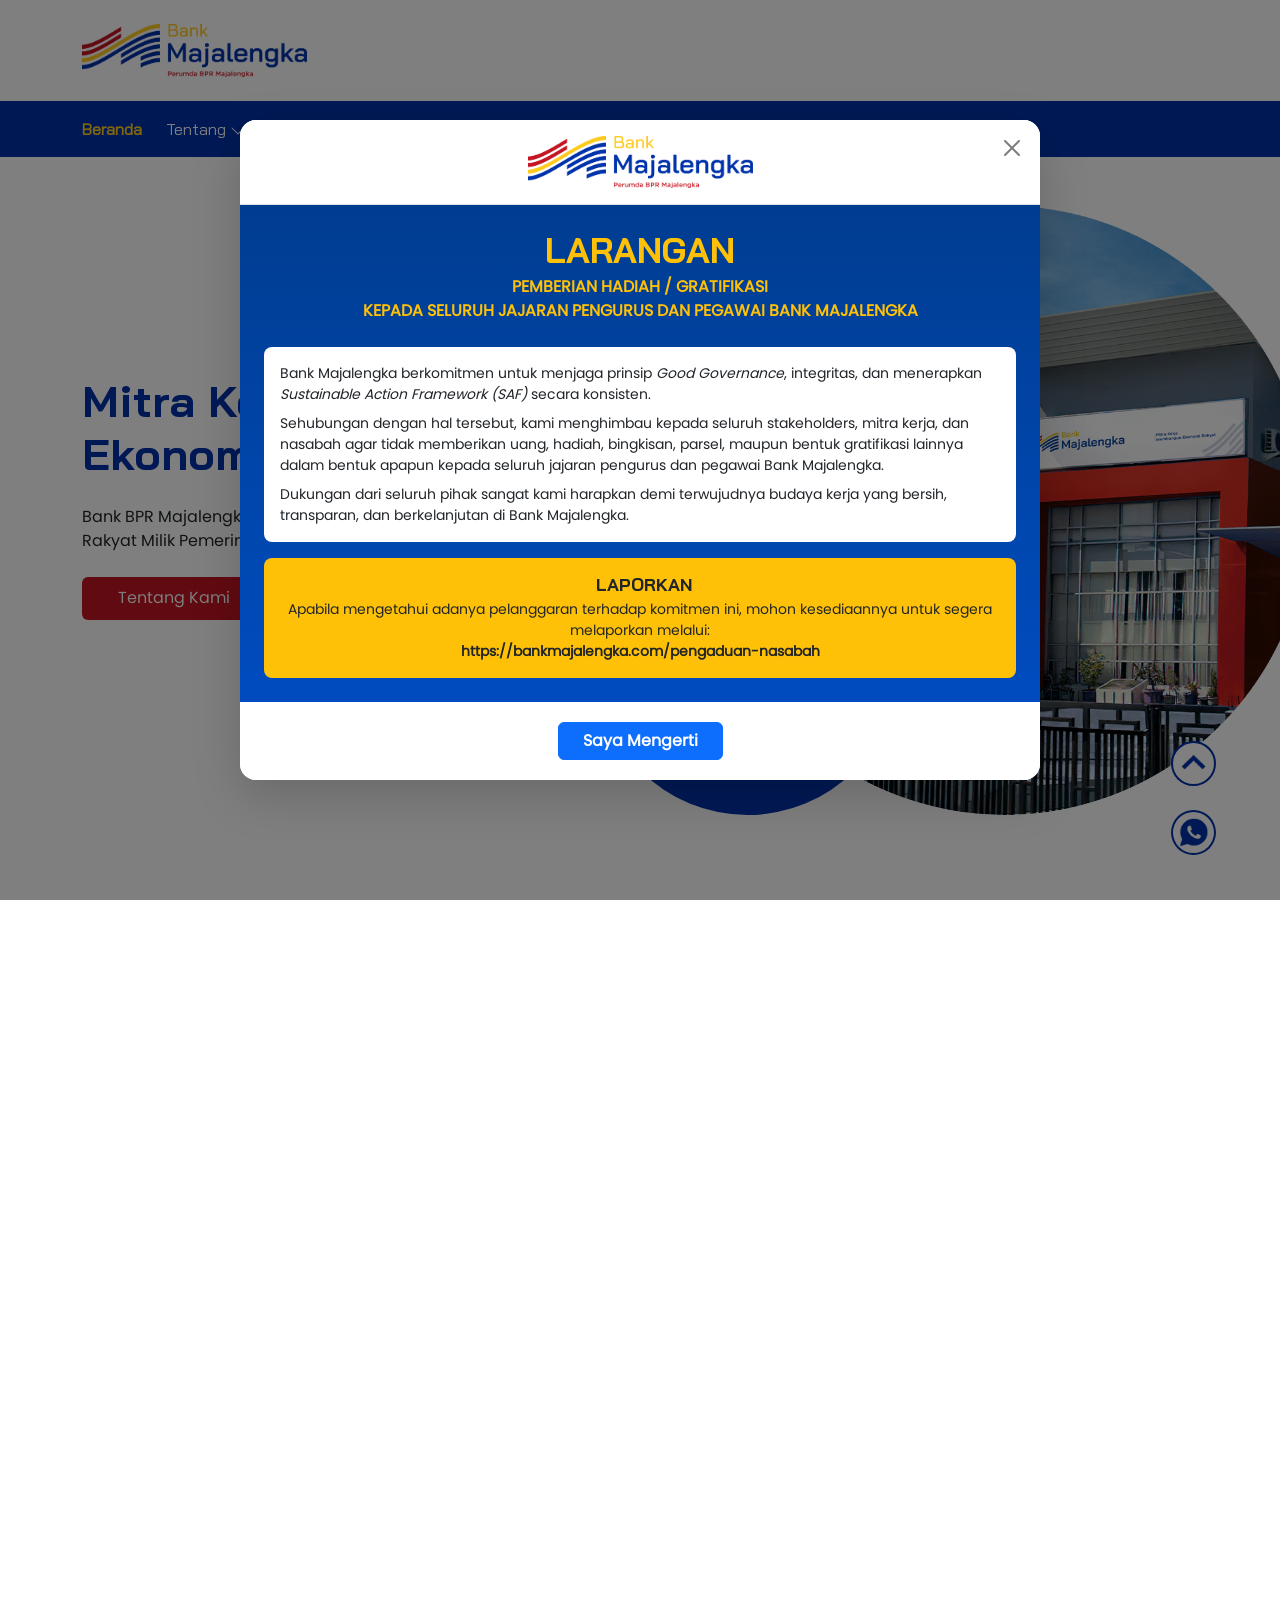
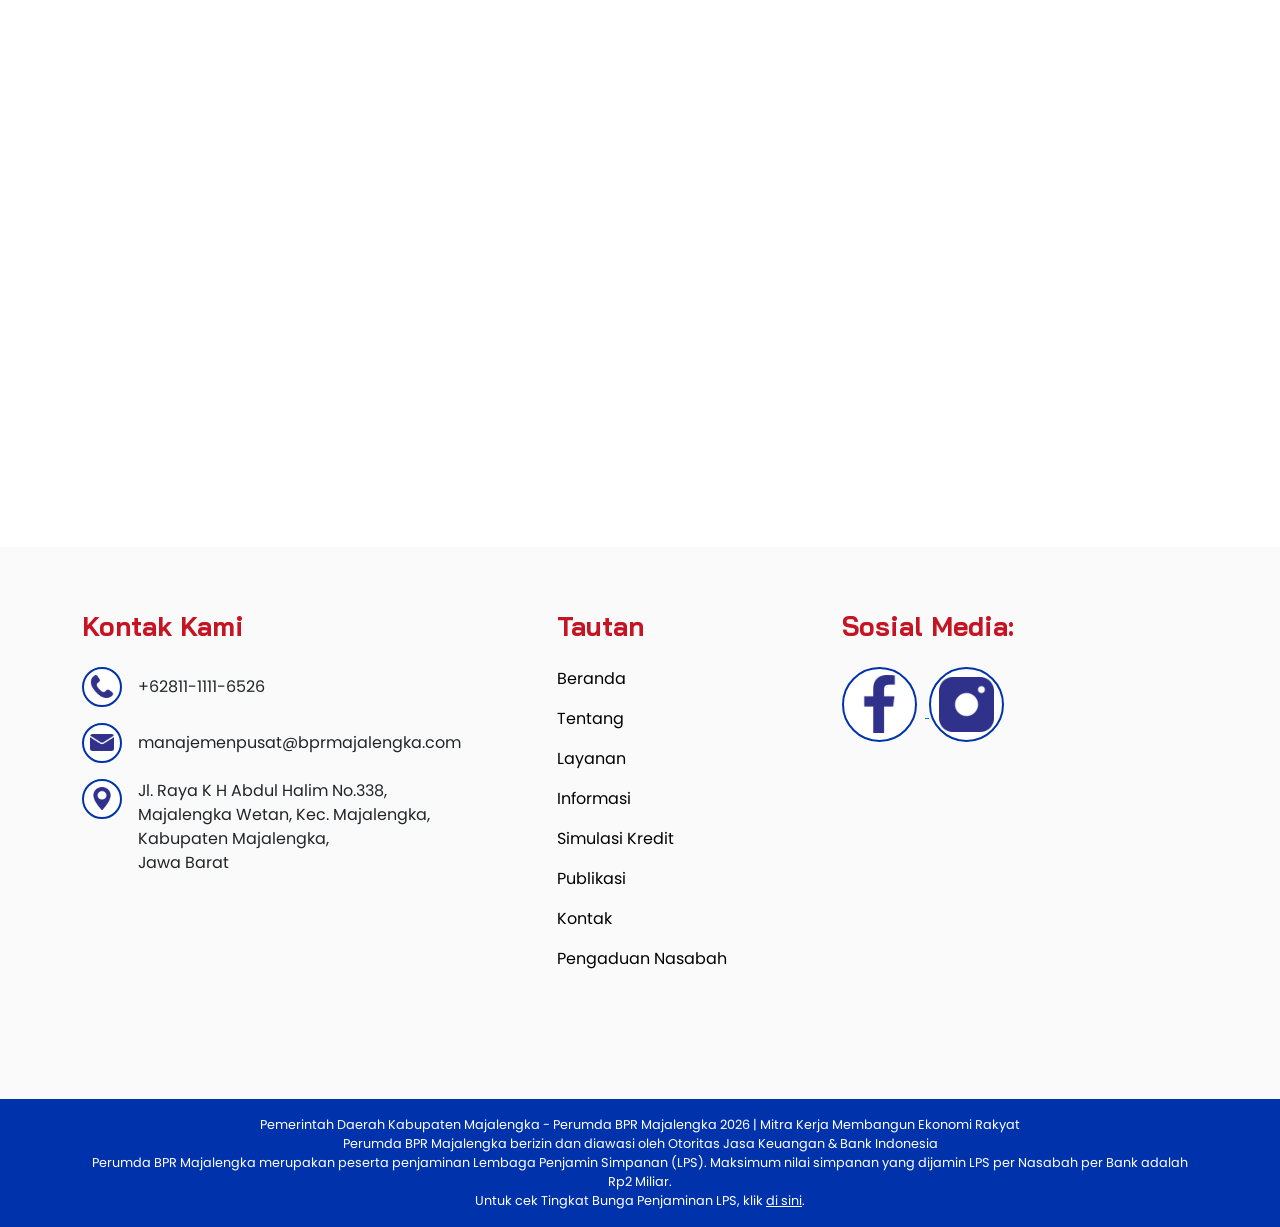
<file: index.html>
<!doctype html>
<html lang="id">
<head>
    <!-- Required meta tags -->
    <meta charset="utf-8">
    <meta name="viewport" content="width=device-width, initial-scale=1, shrink-to-fit=no">

    <link rel="icon" type="image/x-icon" href="favicon.ico">

    <!-- Bootstrap CSS -->
    <link rel="stylesheet" href="assets/css/bootstrap.min.css">

    <!-- Import custom stylesheet -->
    <link rel="stylesheet" href="assets/css/website.css">

    <!-- Import AOS -->
    <link rel="stylesheet" href="assets/css/aos.css">

    <!-- Slick CSS -->
    <link rel="stylesheet" type="text/css" href="assets/css/slick.css">
    <link rel="stylesheet" type="text/css" href="assets/css/slick-theme.css">

    <title>Bank Majalengka</title>
</head>
<body>
    <div id="app">
        <!-- Topbar Container -->
        <div class="container" id="top">
            <div class="row py-4">
                <div class="col-6">
                    <a href="index.html">
                        <img class="logo-bank" src="assets/img/Logo-Bank-Majalengka.png" alt="logo-bank-majalengka.png">
                    </a>
                </div>
            </div>
        </div>

        <!-- Main Navigation Bar -->
        <div class="bg-blue">
            <nav class="container navbar navbar-expand-lg navbar-expand-md">
                <div class="container-fluid">
                    <div class="hidden-md text-white">
                        <p class="menu-title-hidden mb-0 menu-title-show">Beranda</p>
                        <p class="menu-title-hidden mb-0">Sejarah</p>
                        <p class="menu-title-hidden mb-0">Visi & Misi</p>
                        <p class="menu-title-hidden mb-0">Dewan Direktur</p>
                        <p class="menu-title-hidden mb-0">Logo & Arti Logo</p>
                        <p class="menu-title-hidden mb-0">Simpanan</p>
                        <p class="menu-title-hidden mb-0">Kredit</p>
                        <p class="menu-title-hidden mb-0">Informasi</p>
                        <p class="menu-title-hidden mb-0">Simulasi Kredit</p>
                        <p class="menu-title-hidden mb-0">Laporan Publikasi</p>
                        <p class="menu-title-hidden mb-0">Laporan Tahunan</p>
                        <p class="menu-title-hidden mb-0">Laporan Tata Kelola</p>
                        <p class="menu-title-hidden mb-0">Kontak</p>
                        <p class="menu-title-hidden mb-0">Pengaduan Nasabah</p>
                    </div>
                    <button class="navbar-toggler btn-hamburg ms-auto" type="button" data-bs-toggle="collapse" data-bs-target="#navbarNav" aria-controls="navbarNav"
                        aria-expanded="false" aria-label="Toggle navigation">
                        <svg xmlns="http://www.w3.org/2000/svg" width="20" height="20" fill="white" class="bi bi-grid-3x3-gap-fill align-top"
                            viewBox="0 0 16 16">
                            <path
                                d="M1 2a1 1 0 0 1 1-1h2a1 1 0 0 1 1 1v2a1 1 0 0 1-1 1H2a1 1 0 0 1-1-1V2zm5 0a1 1 0 0 1 1-1h2a1 1 0 0 1 1 1v2a1 1 0 0 1-1 1H7a1 1 0 0 1-1-1V2zm5 0a1 1 0 0 1 1-1h2a1 1 0 0 1 1 1v2a1 1 0 0 1-1 1h-2a1 1 0 0 1-1-1V2zM1 7a1 1 0 0 1 1-1h2a1 1 0 0 1 1 1v2a1 1 0 0 1-1 1H2a1 1 0 0 1-1-1V7zm5 0a1 1 0 0 1 1-1h2a1 1 0 0 1 1 1v2a1 1 0 0 1-1 1H7a1 1 0 0 1-1-1V7zm5 0a1 1 0 0 1 1-1h2a1 1 0 0 1 1 1v2a1 1 0 0 1-1 1h-2a1 1 0 0 1-1-1V7zM1 12a1 1 0 0 1 1-1h2a1 1 0 0 1 1 1v2a1 1 0 0 1-1 1H2a1 1 0 0 1-1-1v-2zm5 0a1 1 0 0 1 1-1h2a1 1 0 0 1 1 1v2a1 1 0 0 1-1 1H7a1 1 0 0 1-1-1v-2zm5 0a1 1 0 0 1 1-1h2a1 1 0 0 1 1 1v2a1 1 0 0 1-1 1h-2a1 1 0 0 1-1-1v-2z" />
                        </svg>
                    </button>
                    <div class="collapse navbar-collapse align-items-center" id="navbarNav">
                        <ul class="navbar-nav">
                            <li class="nav-item d-md-none d-lg-block">
                                <a class="nav-link ps-0 pe-4 pe-md-3 pe-lg-4 menu menu-active" href="index.html">Beranda</a>
                            </li>
                            <li class="nav-item dropdown">
                                <button class="btn btn-link py-2 ps-0 pe-4 pe-md-3 pe-lg-4 menu m-0" type="button" data-bs-toggle="dropdown" aria-expanded="false">
                                    Tentang
                                    <svg xmlns="http://www.w3.org/2000/svg" width="16" height="16" fill="currentColor" class="bi bi-chevron-down fw-bold"
                                        viewBox="0 0 16 16">
                                        <path fill-rule="evenodd"
                                            d="M1.646 4.646a.5.5 0 0 1 .708 0L8 10.293l5.646-5.647a.5.5 0 0 1 .708.708l-6 6a.5.5 0 0 1-.708 0l-6-6a.5.5 0 0 1 0-.708z" />
                                    </svg>
                                </button>
                                <ul class="dropdown-menu bg-blue dropdown-bpr">
                                    <li><a class="menu p-3" href="pages/tentang/sejarah.html">Sejarah</a>
                                        <hr class="mx-3 my-2 border-white" style="opacity: 0.75;">
                                    </li>
                                    <li><a class="menu p-3" href="pages/tentang/visi-misi.html">Visi & Misi</a>
                                        <hr class="mx-3 my-2 border-white" style="opacity: 0.75;">
                                    </li>
                                    <li><a class="menu p-3" href="pages/tentang/dewan-direktur.html">Dewan Direktur</a>
                                        <hr class="mx-3 my-2 border-white" style="opacity: 0.75;">
                                    </li>
                                    <li><a class="menu p-3" href="pages/tentang/arti-logo.html">Logo & Arti Logo</a></li>
                                </ul>
                            </li>
                            <li class="nav-item">
                                <a class="nav-link ps-0 pe-4 pe-md-3 pe-lg-4 menu" href="pages/simpanan.html">Simpanan</a>
                            </li>
                            <li class="nav-item">
                                <a class="nav-link ps-0 pe-4 pe-md-3 pe-lg-4 menu" href="pages/kredit.html">Kredit</a>
                            </li>
                            <li class="nav-item">
                                <a class="nav-link ps-0 pe-4 pe-md-3 pe-lg-4 menu" href="pages/informasi.html">Informasi</a>
                            </li>
                            <li class="nav-item">
                                <a class="nav-link ps-0 pe-4 pe-md-3 pe-lg-4 menu" href="pages/simulasi-kredit.html">Simulasi Kredit</a>
                            </li>
                            <li class="nav-item dropdown">
                                <button class="btn btn-link py-2 ps-0 pe-4 pe-md-3 pe-lg-4 menu m-0" type="button" data-bs-toggle="dropdown" aria-expanded="false">
                                    Laporan
                                    <svg xmlns="http://www.w3.org/2000/svg" width="16" height="16" fill="currentColor" class="bi bi-chevron-down fw-bold"
                                        viewBox="0 0 16 16">
                                        <path fill-rule="evenodd"
                                            d="M1.646 4.646a.5.5 0 0 1 .708 0L8 10.293l5.646-5.647a.5.5 0 0 1 .708.708l-6 6a.5.5 0 0 1-.708 0l-6-6a.5.5 0 0 1 0-.708z" />
                                    </svg>
                                </button>
                                <ul class="dropdown-menu bg-blue dropdown-bpr" style="--bs-dropdown-min-width: 12rem;">
                                    <li><a class="menu p-3" href="#laporan-publikasi">Laporan Publikasi</a>
                                        <hr class="mx-3 my-2 border-white" style="opacity: 0.75;">
                                    </li>
                                    <li><a class="menu p-3" href="#laporan-tahunan">Laporan Tahunan</a>
                                        <hr class="mx-3 my-2 border-white" style="opacity: 0.75;">
                                    </li>
                                    <li><a class="menu p-3" href="#laporan-tata-kelola">Laporan Tata Kelola</a>
                                        <hr class="mx-3 my-2 border-white" style="opacity: 0.75;">
                                    </li>
                                    <li><a class="menu p-3" href="#piagam-audit-internal">Piagam Audit Internal</a>
                                        <hr class="mx-3 my-2 border-white" style="opacity: 0.75;">
                                    </li>
                                    <li><a class="menu p-3" href="#rakb">Laporan RAKB</a></li>
                                </ul>
                            </li>
                            <li class="nav-item">
                                <a class="nav-link ps-0 pe-4 pe-md-3 pe-lg-4 menu" href="pages/kontak.html">Kontak</a>
                            </li>
                            <li class="nav-item">
                                <a class="nav-link ps-0 pe-4 pe-md-3 pe-lg-4 menu" href="pages/pengaduan-nasabah.html">Pengaduan Nasabah</a>
                            </li>
                        </ul>
                    </div>
                </div>
            </nav>
        </div>

        <main id="main">
            <!-- Modal Anti Fraud / Anti Gratifikasi -->
            <div class="modal fade" id="antiFraudModal" tabindex="-1" aria-labelledby="antiFraudLabel" aria-hidden="true">
                <div class="modal-dialog modal-dialog-centered modal-lg">
                    <div class="modal-content border-0 shadow-lg rounded-4 overflow-hidden">
                        <div class="modal-body p-0">
                            <!-- Bagian Header Logo dengan tombol X -->
                            <div class="position-relative text-center py-3 bg-white border-bottom">
                                <a href="#">
                                    <img class="logo-bank" src="assets/img/Logo-Bank-Majalengka.png" alt="logo-bank-majalengka.png"
                                        style="max-height: 60px;">
                                </a>
                                <!-- Tombol Close (X) di pojok kanan atas -->
                                <button type="button" class="btn-close position-absolute top-0 end-0 m-3" data-bs-dismiss="modal" aria-label="Close"></button>
                            </div>

                            <!-- Bagian Isi Utama -->
                            <div class="px-4 py-4 text-center" style="background: linear-gradient(180deg, #003d91 0%, #004cbf 100%); color: white;">
                                <h2 class="fw-bold text-warning mb-1">LARANGAN</h2>
                                <p class="fw-bold text-warning mb-4">PEMBERIAN HADIAH / GRATIFIKASI <br> KEPADA SELURUH JAJARAN PENGURUS DAN PEGAWAI BANK MAJALENGKA</p>

                                <div class="bg-white text-dark rounded-3 p-3 mb-3 text-start small">
                                    <p class="mb-2">
                                        Bank Majalengka berkomitmen untuk menjaga prinsip <em>Good Governance</em>, integritas, dan menerapkan
                                        <em>Sustainable Action Framework (SAF)</em> secara konsisten.
                                    </p>
                                    <p class="mb-2">
                                        Sehubungan dengan hal tersebut, kami menghimbau kepada seluruh stakeholders, mitra kerja, dan nasabah
                                        agar tidak memberikan uang, hadiah, bingkisan, parsel, maupun bentuk gratifikasi lainnya dalam bentuk apapun
                                        kepada seluruh jajaran pengurus dan pegawai Bank Majalengka.
                                    </p>
                                    <p class="mb-0">
                                        Dukungan dari seluruh pihak sangat kami harapkan demi terwujudnya budaya kerja yang bersih,
                                        transparan, dan berkelanjutan di Bank Majalengka.
                                    </p>
                                </div>

                                <!-- Bagian Laporkan -->
                                <div class="bg-warning text-dark rounded-3 p-3 mt-3">
                                    <h6 class="fw-bold mb-1"><i class="fas fa-bullhorn me-2"></i>LAPORKAN</h6>
                                    <p class="small mb-0">
                                        Apabila mengetahui adanya pelanggaran terhadap komitmen ini, mohon kesediaannya untuk segera melaporkan melalui:
                                        <br>
                                        <strong>https://bankmajalengka.com/pengaduan-nasabah</strong>
                                    </p>
                                </div>
                            </div>
                        </div>

                        <!-- Tombol Footer -->
                        <div class="modal-footer justify-content-center bg-white border-0 py-3">
                            <button type="button" class="btn btn-primary px-4 fw-semibold" data-bs-dismiss="modal">
                                Saya Mengerti
                            </button>
                        </div>
                    </div>
                </div>
            </div>

            <!-- Hero Section & Service Sections -->
            <div class="overflow-hidden">
                <!-- Hero Section -->
                <div data-aos="fade-up" class="container my-5">
                    <div class="align-items-center m-column-reverse row">
                        <div class="col-12 col-md-6">
                            <h1 data-aos="fade-up" class="mb-4 color-blue">Mitra Kerja Membangun Ekonomi Rakyat</h1>
                            <p data-aos="fade-up" class="mb-4 w-75">
                                Bank BPR Majalengka merupakan Bank Perkreditan Rakyat Milik Pemerintah Kabupaten Majalengka.
                            </p>
                            <a data-aos="fade-up" href="pages/tentang/sejarah.html" class="btn btn-red mb-4">
                                Tentang Kami
                            </a>
                        </div>
                        <div data-aos="fade-up" class="col-12 col-md-6 mb-5 mb-md-0">
                            <div class="main-img">
                                <img class="rounded-circle w-100" src="assets/img/Kantor-circle-min.png" alt="Kantor-Bank-Majalengka.png">
                            </div>
                            <div class="bg-blue rounded-circle support-main-img"></div>
                        </div>
                    </div>
                </div>

                <!-- Section Layanan: Tabungan & Carousel -->
                <div data-aos="fade-up" class="container my-5 pb-5">
                    <h2 data-aos="fade-up" class="text-center pb-5 color-blue">Layanan</h2>
                    <div class="row">
                        <div data-aos="fade-up" class="col-12 col-md-6">
                            <h3 class="color-red">Tabungan</h3>
                            <p class="me-5">Dapatkan keuntungan dan kenyamanan yang lebih baik dengan berbagai manfaat Tabungan dari Bank BPR Majalengka untuk Anda.</p>
                            <a href="pages/simpanan.html" class="link-gray" style="font-size:small;">
                                Baca lebih banyak
                                <svg xmlns="http://www.w3.org/2000/svg" width="16" height="16" fill="currentColor" class="bi bi-chevron-right" viewBox="0 0 16 16">
                                    <path fill-rule="evenodd"
                                        d="M4.646 1.646a.5.5 0 0 1 .708 0l6 6a.5.5 0 0 1 0 .708l-6 6a.5.5 0 0 1-.708-.708L10.293 8 4.646 2.354a.5.5 0 0 1 0-.708z" />
                                </svg>
                            </a>
                        </div>
                        <div data-aos="fade-up" class="col-12 col-md-6">
                            <div class="carousel-layanan">
                                <div class="carousel-items">
                                    <a href="pages/simpanan.html" class="category-card link-blue">
                                        <img class="mb-4 img-fluid category-icon rounded" src="assets/img/produk/tahara.png" alt="TAHARA">
                                        <h6 class="text-center">TAHARA</h6>
                                    </a>
                                </div>
                                <div class="carousel-items">
                                    <a href="pages/simpanan.html" class="category-card link-blue">
                                        <img class="mb-4 img-fluid category-icon rounded" src="assets/img/produk/IMG_2909.jpeg" alt="TIARA">
                                        <h6 class="text-center">TIARA</h6>
                                    </a>
                                </div>
                                <div class="carousel-items">
                                    <a href="pages/simpanan.html" class="category-card link-blue">
                                        <img class="mb-4 img-fluid category-icon rounded" src="assets/img/produk/IMG_2911.jpeg" alt="KOTAK MAS">
                                        <h6 class="text-center">KOTAK MAS</h6>
                                    </a>
                                </div>
                                <div class="carousel-items">
                                    <a href="pages/simpanan.html" class="category-card link-blue">
                                        <img class="mb-4 img-fluid category-icon rounded" src="assets/img/produk/WhatsApp_Image_2026-06-08_at_13.43.08-removebg-preview.png" alt="SIDASI">
                                        <h6 class="text-center">SIDASI</h6>
                                    </a>
                                </div>
                                <div class="carousel-items">
                                    <a href="pages/simpanan.html" class="category-card link-blue">
                                        <img class="mb-4 img-fluid category-icon rounded" src="assets/img/produk/design_tabungan_tapaqur-removebg-preview.png" alt="TAPAQUR">
                                        <h6 class="text-center">TAPAQUR</h6>
                                    </a>
                                </div>
                                <div class="carousel-items">
                                    <a href="pages/simpanan.html" class="category-card link-blue">
                                        <img class="mb-4 img-fluid category-icon rounded" src="assets/img/produk/tadabur.png" alt="TADABUR">
                                        <h6 class="text-center">TADABUR</h6>
                                    </a>
                                </div>
                                <div class="carousel-items">
                                    <a href="pages/simpanan.html" class="category-card link-blue">
                                        <img class="mb-4 img-fluid category-icon rounded" src="assets/img/produk/IMG_2914.jpeg" alt="T-ASMARA">
                                        <h6 class="text-center">T-ASMARA</h6>
                                    </a>
                                </div>
                                <div class="carousel-items">
                                    <a href="pages/simpanan.html" class="category-card link-blue">
                                        <img class="mb-4 img-fluid category-icon rounded" src="assets/img/produk/IMG_2922.jpeg" alt="CIREMAIKU">
                                        <h6 class="text-center">CIREMAIKU</h6>
                                    </a>
                                </div>
                                <div class="carousel-items">
                                    <a href="pages/simpanan.html" class="category-card link-blue">
                                        <img class="mb-4 img-fluid category-icon rounded" src="assets/img/produk/IMG_2926.jpeg" alt="SIMPEL">
                                        <h6 class="text-center">SIMPEL</h6>
                                    </a>
                                </div>
                                <div class="carousel-items">
                                    <a href="pages/simpanan.html" class="category-card link-blue">
                                        <img class="mb-4 img-fluid category-icon rounded" src="assets/img/produk/IMG_2928.jpeg" alt="SIMARMAS GO">
                                        <h6 class="text-center">SIMARMAS GO</h6>
                                    </a>
                                </div>
                            </div>
                        </div>
                    </div>
                </div>

                <!-- Section Deposito -->
                <div data-aos="fade-up" class="container my-5 py-5">
                    <div class="align-items-center row">
                        <div data-aos="fade-up" class="col-12 col-md-6 position-relative">
                            <div class="main-img-1 mb-4 mb-md-0">
                                <img class="w-100" src="assets/img/Group-92@2x.png" alt="img-Bank-Majalengka.png">
                            </div>
                            <div class="bg-blue rounded-circle support-main-img-1"></div>
                        </div>
                        <div data-aos="fade-up" class="col-12 col-md-6">
                            <h3 class="color-red">Deposito</h3>
                            <p class="me-5">Pastikan uang Anda diinvestasikan di tempat yang aman dan terpercaya sekaligus
                                menguntungkan, Bank Majalengka adalah pilihan yang tepat dan dapat diandalkan. Deposito
                                adalah simpanan berjangka dengan bunga menarik dan beragam keuntungan lainnya. Suku bunga
                                Mandiri Deposito yang kompetitif menjadikan investasi Anda lebih cepat berkembang</p>
                            <a href="pages/simpanan.html" class="link-gray" style="font-size:small;">
                                Baca lebih banyak
                                <svg xmlns="http://www.w3.org/2000/svg" width="16" height="16" fill="currentColor" class="bi bi-chevron-right"
                                    viewBox="0 0 16 16">
                                    <path fill-rule="evenodd"
                                        d="M4.646 1.646a.5.5 0 0 1 .708 0l6 6a.5.5 0 0 1 .708-.708L10.293 8 4.646 2.354a.5.5 0 0 1 0-.708z" />
                                </svg>
                            </a>
                        </div>
                    </div>
                </div>

                <!-- Section Kredit: MITRA USAHA ANDA -->
                <div data-aos="fade-up" class="container my-5 pt-5">
                    <div class="align-items-center m-column-reverse row">
                        <div data-aos="fade-up" class="col-12 col-md-6">
                            <h3 class="color-red">Kredit</h3>
                            <h4 class="color-blue">MITRA USAHA ANDA</h4>
                            <p class="me-5">Kredit Bank BPR Majalengka dengan bunga bersaing dan proses cepat. Bekerja sama dengan Kami dan jadikan Kami sebagai Mitra
                                Kerja Anda untuk Membangun Ekonomi.</p>
                            <a href="pages/kredit.html" class="link-gray" style="font-size:small;">
                                Baca lebih banyak
                                <svg xmlns="http://www.w3.org/2000/svg" width="16" height="16" fill="currentColor" class="bi bi-chevron-right"
                                    viewBox="0 0 16 16">
                                    <path fill-rule="evenodd"
                                        d="M4.646 1.646a.5.5 0 0 1 .708 0l6 6a.5.5 0 0 1 0 .708l-6 6a.5.5 0 0 1-.708-.708L10.293 8 4.646 2.354a.5.5 0 0 1 0-.708z" />
                                </svg>
                            </a>
                        </div>
                        <div data-aos="fade-up" class="col-12 col-md-6 position-relative">
                            <div class="main-img-2 mb-4 mb-md-0">
                                <img class="w-100" src="assets/img/Group-88@2x.png" alt="img-Bank-Majalengka.png">
                            </div>
                            <div class="bg-red rounded-circle support-main-img-2"></div>
                        </div>
                    </div>
                </div>
            </div>

            <!-- Section Berita & Informasi -->
            <div data-aos="fade-up" class="bg-blue my-5 py-5">
                <div class="container py-5">
                    <h3 data-aos="fade-up" class="text-white pb-3 text-center">Informasi</h3>
                    <div data-aos="fade-up" class="carousel-informasi">
                        <div class="carousel-items-informasi px-3">
                            <a href="pages/informasi.html" class="link-white news-card">
                                <div class="thumbnail-news rounded mb-3" style="background-image: url('assets/img/news/post_1789982976_.png');"></div>
                                <h5>LAPS SJK (Lembaga Alternatif Penyelesaian Sengketa Sektor Jasa Keuangan)</h5>
                                <p class="text-limit">Bank Majalengka terdaftar sebagai anggota dari Lembaga Alternatif Penyelesaian Sengketa Sektor Jasa Keuangan (LAPS SJK)</p>
                                <p style="font-size:small;">
                                    Baca lebih banyak
                                    <svg xmlns="http://www.w3.org/2000/svg" width="16" height="16" fill="currentColor" class="bi bi-chevron-right" viewBox="0 0 16 16">
                                        <path fill-rule="evenodd" d="M4.646 1.646a.5.5 0 0 1 .708 0l6 6a.5.5 0 0 1 0 .708l-6 6a.5.5 0 0 1-.708-.708L10.293 8 4.646 2.354a.5.5 0 0 1 0-.708z" />
                                    </svg>
                                </p>
                            </a>
                        </div>
                        <div class="carousel-items-informasi px-3">
                            <a href="pages/informasi.html" class="link-white news-card">
                                <div class="thumbnail-news rounded mb-3" style="background-image: url('assets/img/news/post_1788166987_.png');"></div>
                                <h5>Pengumuman perpindahan Kantor Cabang Kadipaten sementara waktu</h5>
                                <p class="text-limit">Pengumuman perpindahan Kantor Cabang Kadipaten sementara waktu</p>
                                <p style="font-size:small;">
                                    Baca lebih banyak
                                    <svg xmlns="http://www.w3.org/2000/svg" width="16" height="16" fill="currentColor" class="bi bi-chevron-right" viewBox="0 0 16 16">
                                        <path fill-rule="evenodd" d="M4.646 1.646a.5.5 0 0 1 .708 0l6 6a.5.5 0 0 1 0 .708l-6 6a.5.5 0 0 1-.708-.708L10.293 8 4.646 2.354a.5.5 0 0 1 0-.708z" />
                                    </svg>
                                </p>
                            </a>
                        </div>
                        <div class="carousel-items-informasi px-3">
                            <a href="pages/informasi.html" class="link-white news-card">
                                <div class="thumbnail-news rounded mb-3" style="background-image: url('assets/img/news/post_1761792240_.jpg');"></div>
                                <h5>ANTI FRAUD</h5>
                                <p class="text-limit">“Menolak, mencegah, dan melaporkan setiap bentuk kecurangan demi menjaga kepercayaan masyarakat dan nama baik Bank Majalengka.”</p>
                                <p style="font-size:small;">
                                    Baca lebih banyak
                                    <svg xmlns="http://www.w3.org/2000/svg" width="16" height="16" fill="currentColor" class="bi bi-chevron-right" viewBox="0 0 16 16">
                                        <path fill-rule="evenodd" d="M4.646 1.646a.5.5 0 0 1 .708 0l6 6a.5.5 0 0 1 0 .708l-6 6a.5.5 0 0 1-.708-.708L10.293 8 4.646 2.354a.5.5 0 0 1 0-.708z" />
                                    </svg>
                                </p>
                            </a>
                        </div>
                        <div class="carousel-items-informasi px-3">
                            <a href="pages/informasi.html" class="link-white news-card">
                                <div class="thumbnail-news rounded mb-3" style="background-image: url('assets/img/news/post_1761016082_.jpeg');"></div>
                                <h5>Pengumuman Penutupan Kantor Kas Lemahsugih</h5>
                                <p class="text-limit">Pengumuman Penutupan Kantor Kas Lemahsugih</p>
                                <p style="font-size:small;">
                                    Baca lebih banyak
                                    <svg xmlns="http://www.w3.org/2000/svg" width="16" height="16" fill="currentColor" class="bi bi-chevron-right" viewBox="0 0 16 16">
                                        <path fill-rule="evenodd" d="M4.646 1.646a.5.5 0 0 1 .708 0l6 6a.5.5 0 0 1 0 .708l-6 6a.5.5 0 0 1-.708-.708L10.293 8 4.646 2.354a.5.5 0 0 1 0-.708z" />
                                    </svg>
                                </p>
                            </a>
                        </div>
                        <div class="carousel-items-informasi px-3">
                            <a href="pages/informasi.html" class="link-white news-card">
                                <div class="thumbnail-news rounded mb-3" style="background-image: url('assets/img/news/post_1756347585_.png');"></div>
                                <h5>Informasi Suku Bunga Penjaminan LPS</h5>
                                <p class="text-limit">Suku Bunga Penjaminan LPS (Lembaga Penjamin Simpanan) adalah tingkat maksimum suku bunga simpanan (bunga tabungan, deposito, atau produk simpanan lainnya) yang dijamin oleh LPS.</p>
                                <p style="font-size:small;">
                                    Baca lebih banyak
                                    <svg xmlns="http://www.w3.org/2000/svg" width="16" height="16" fill="currentColor" class="bi bi-chevron-right" viewBox="0 0 16 16">
                                        <path fill-rule="evenodd" d="M4.646 1.646a.5.5 0 0 1 .708 0l6 6a.5.5 0 0 1 0 .708l-6 6a.5.5 0 0 1-.708-.708L10.293 8 4.646 2.354a.5.5 0 0 1 0-.708z" />
                                    </svg>
                                </p>
                            </a>
                        </div>
                        <div class="carousel-items-informasi px-3">
                            <a href="pages/informasi.html" class="link-white news-card">
                                <div class="thumbnail-news rounded mb-3" style="background-image: url('assets/img/news/post_1748954599_.jpeg');"></div>
                                <h5>Pemilihan Calon</h5>
                                <p class="text-limit">Pengumuman Seleksi Calon Dewan Pengawas, Komisaris dan Direksi BUMD Kabupaten Majalengka</p>
                                <p style="font-size:small;">
                                    Baca lebih banyak
                                    <svg xmlns="http://www.w3.org/2000/svg" width="16" height="16" fill="currentColor" class="bi bi-chevron-right" viewBox="0 0 16 16">
                                        <path fill-rule="evenodd" d="M4.646 1.646a.5.5 0 0 1 .708 0l6 6a.5.5 0 0 1 0 .708l-6 6a.5.5 0 0 1-.708-.708L10.293 8 4.646 2.354a.5.5 0 0 1 0-.708z" />
                                    </svg>
                                </p>
                            </a>
                        </div>
                        <div class="carousel-items-informasi px-3">
                            <a href="pages/informasi.html" class="link-white news-card">
                                <div class="thumbnail-news rounded mb-3" style="background-image: url('assets/img/news/post_1745206659_.jpeg');"></div>
                                <h5>Perpindahan Kantor Cabang Cikijing</h5>
                                <p class="text-limit">Perpindahan Kantor Cabang Cikijing</p>
                                <p style="font-size:small;">
                                    Baca lebih banyak
                                    <svg xmlns="http://www.w3.org/2000/svg" width="16" height="16" fill="currentColor" class="bi bi-chevron-right" viewBox="0 0 16 16">
                                        <path fill-rule="evenodd" d="M4.646 1.646a.5.5 0 0 1 .708 0l6 6a.5.5 0 0 1 0 .708l-6 6a.5.5 0 0 1-.708-.708L10.293 8 4.646 2.354a.5.5 0 0 1 0-.708z" />
                                    </svg>
                                </p>
                            </a>
                        </div>
                        <div class="carousel-items-informasi px-3">
                            <a href="pages/informasi.html" class="link-white news-card">
                                <div class="thumbnail-news rounded mb-3" style="background-image: url('assets/img/news/post_1731047288_.jpeg');"></div>
                                <h5>PENGUMUMAN PENUTUPAN KANTOR KAS PANJALIN</h5>
                                <p class="text-limit">PENGUMUMAN PENUTUPAN KANTOR KAS PANJALIN</p>
                                <p style="font-size:small;">
                                    Baca lebih banyak
                                    <svg xmlns="http://www.w3.org/2000/svg" width="16" height="16" fill="currentColor" class="bi bi-chevron-right" viewBox="0 0 16 16">
                                        <path fill-rule="evenodd" d="M4.646 1.646a.5.5 0 0 1 .708 0l6 6a.5.5 0 0 1 0 .708l-6 6a.5.5 0 0 1-.708-.708L10.293 8 4.646 2.354a.5.5 0 0 1 0-.708z" />
                                    </svg>
                                </p>
                            </a>
                        </div>
                    </div>
                </div>
            </div>

            <!-- Section Simulasi Kredit -->
            <div data-aos="fade-up" class="container my-5 py-0 py-md-5">
                <h3 data-aos="fade-up" class="color-blue mb-5">SIMULASI KREDIT</h3>
                <div class="align-items-top row">
                    <div data-aos="fade-up" class="col-12 col-md-6 mb-5 mb-md-0">
                        <div class="position-relative">
                            <div class="main-img-4 mb-4 mb-md-0">
                                <img class="w-100" src="assets/img/Group-133@2x.png" alt="img-Bank-Majalengka.png">
                            </div>
                            <div class="bg-blue rounded-circle support-main-img-4"></div>
                        </div>
                    </div>
                    <div data-aos="fade-up" class="col-12 col-md-6 pb-xxl-5">
                        <form id="frmSimulasi" action="#" method="post" class="mb-3">
                            <div>
                                <h6 class="color-blue mb-2">PLafond :</h6>
                                <input type="text" class="mb-3 form-control form-control-sm border-black" name="plafond" id="plafond" placeholder="" onKeyPress="return angka(event)" required>
                            </div>
                            <div>
                                <h6 class="color-blue mb-2">Jangka Waktu (Bulan) :</h6>
                                <input type="number" min="1" class="mb-3 form-control form-control-sm border-black" name="jangka_waktu" id="jangka_waktu" placeholder="" onKeyPress="return angka(event)" required>
                            </div>
                            <div class="pb-3">
                                <h6 class="color-blue mb-2">Tipe Kredit :</h6>
                                <div class="form-check">
                                    <input class="form-check-input" type="radio" name="tipe" id="tipe1" value="1">
                                    <label class="form-check-label" for="tipe1">
                                        Angsuran Bunga Flat
                                    </label>
                                </div>
                                <div class="form-check">
                                    <input class="form-check-input" type="radio" name="tipe" id="tipe2" value="2" checked>
                                    <label class="form-check-label" for="tipe2">
                                        Angsuran Bunga Menurun
                                    </label>
                                </div>
                            </div>
                            <button type="submit" class="btn btn-blue btn-sm w-100 mb-4" id="btnSubmitSimulasi">
                                Hitung Simulasi
                            </button>
                        </form>
                        <div id="hasil">
                            <p id="text-hasil" class="fw-bold"></p>
                            <p id="angsuran-pokok" class="color-blue"></p>
                            <p id="angsuran-bunga" class="color-blue"></p>
                            <p id="total-angsuran" class="color-blue"></p>
                        </div>

                        <p class="text-danger mb-xxl-5 pb-lg-5">
                            *) Silahkan isi Data di atas untuk melihat tagihan pinjaman. <br>
                            **) Suku Bunga bisa berubah sewaktu - waktu <br>
                        </p>
                    </div>
                </div>
            </div>
        </main>

        <!-- Floating Buttons: Back to top and WhatsApp -->
        <div class="floating-btn">
            <a class="mb-3" href="#" id="btn-back-to-top" rel="noreferrer noopener" aria-label="Kembali ke atas">
                <img class="icon-circle" src="assets/img/chevron-top.png" alt="chevron-top.png" width="45">
            </a>
            <br>
            <br>
            <a class="mb-3" href="https://wa.me/6281122332600" target="_blank" rel="noreferrer noopener" aria-label="Hubungi WhatsApp">
                <img class="icon-circle" src="assets/img/whatsapp.png" alt="whatsapp.png" width="45">
            </a>
        </div>

        <!-- Footer Area -->
        <div class="bg-footer py-5">
            <div class="container py-3">
                <div class="row">
                    <div class="col-12 col-md-8 col-lg-5 mb-5">
                        <h4 class="mb-4 color-red">Kontak Kami</h4>
                        <div class="d-flex align-items-center mb-3">
                            <img class="icon-circle me-3" width="40" src="assets/img/phone-receiver-silhouette.png" alt="phone.png">
                            +62811-1111-6526
                        </div>
                        <div class="d-flex align-items-center mb-3">
                            <img class="icon-circle me-3" width="40" src="assets/img/email.png" alt="email.png">
                            <span class="text-break">manajemenpusat@bprmajalengka.com</span>
                        </div>
                        <div class="d-flex mb-3">
                            <img class="icon-circle me-3" width="40" src="assets/img/maps-and-flags.png" alt="map.png">
                            Jl. Raya K H Abdul Halim No.338,<br> Majalengka Wetan, Kec. Majalengka,<br> Kabupaten Majalengka,<br> Jawa Barat
                        </div>
                    </div>
                    <div class="col-12 col-md-4 col-lg-3 mb-5">
                        <h4 class="mb-4 color-red">Tautan</h4>
                        <a class="menu-footer mb-3" href="index.html">Beranda</a>
                        <a class="menu-footer mb-3" href="pages/tentang/sejarah.html">Tentang</a>
                        <a class="menu-footer mb-3" href="pages/simpanan.html">Layanan</a>
                        <a class="menu-footer mb-3" href="pages/informasi.html">Informasi</a>
                        <a class="menu-footer mb-3" href="pages/simulasi-kredit.html">Simulasi Kredit</a>
                        <a class="menu-footer mb-3" href="index.html#laporan-publikasi">Publikasi</a>
                        <a class="menu-footer mb-3" href="pages/kontak.html">Kontak</a>
                        <a class="menu-footer mb-3" href="pages/pengaduan-nasabah.html">Pengaduan Nasabah</a>
                    </div>
                    <div class="col-12 col-md-6 col-lg-4 mb-5">
                        <h4 class="mb-4 color-red">Sosial Media:</h4>
                        <a href="https://www.facebook.com/bank.majalengka?mibextid=ZbWKwL" target="_blank" rel="noreferrer noopener" aria-label="Facebook Bank Majalengka">
                            <img class="logo-footer icon-circle me-2" src="assets/img/facebook-app-symbol.png" alt="facebook.png" width="20">
                        </a>
                        <a href="https://instagram.com/bankmajalengka?igshid=MzNlNGNkZWQ4Mg==" target="_blank" rel="noreferrer noopener" aria-label="Instagram Bank Majalengka">
                            <img class="logo-footer icon-circle p-2 me-2" src="assets/img/instagram.png" alt="instagram.png" width="20">
                        </a>
                    </div>
                </div>
            </div>
        </div>
        <div class="bg-blue">
            <div class="container text-center text-white py-3 font-copyright">
                Pemerintah Daerah Kabupaten Majalengka - Perumda BPR Majalengka <span id="copyright">2026</span> | Mitra Kerja Membangun Ekonomi Rakyat<br>
                Perumda BPR Majalengka berizin dan diawasi oleh Otoritas Jasa Keuangan &amp; Bank Indonesia <br>
                Perumda BPR Majalengka merupakan peserta penjaminan Lembaga Penjamin Simpanan (LPS). Maksimum nilai simpanan yang dijamin LPS per Nasabah per Bank adalah Rp2 Miliar. <br>
                Untuk cek Tingkat Bunga Penjaminan LPS, klik <a class="text-white" href="pages/informasi.html" target="_blank" rel="noreferrer noopener">di sini</a>.<br>
            </div>
        </div>
    </div>

    <!-- Scripts: jQuery, Popper/Bootstrap bundle, Slick, AOS, Main -->
    <script src="assets/js/jquery-3.7.0.min.js"></script>
    <script src="assets/js/bootstrap.bundle.min.js"></script>
    <script src="assets/js/slick.min.js"></script>
    <script src="assets/js/aos.js"></script>
    <script src="assets/js/fslightbox.js"></script>
    <script src="assets/js/main.js"></script>
</body>
</html>
</file>
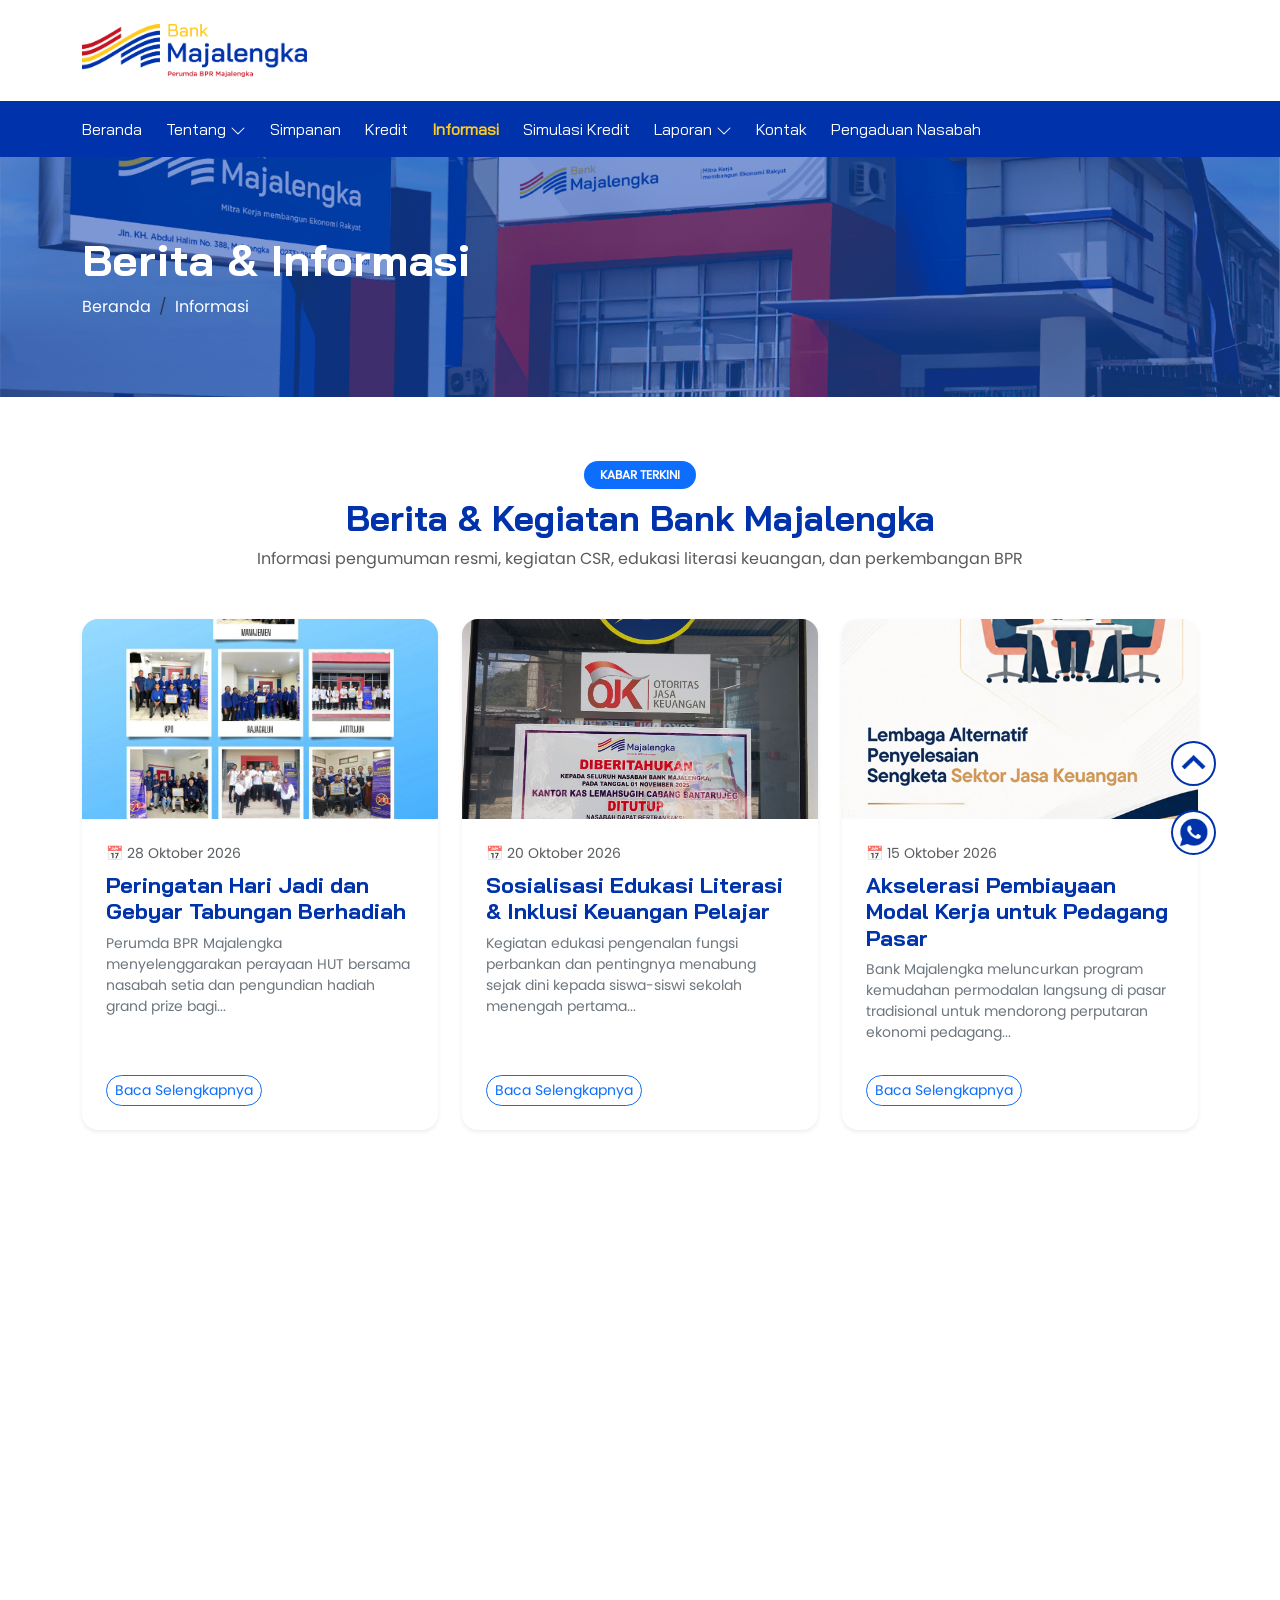
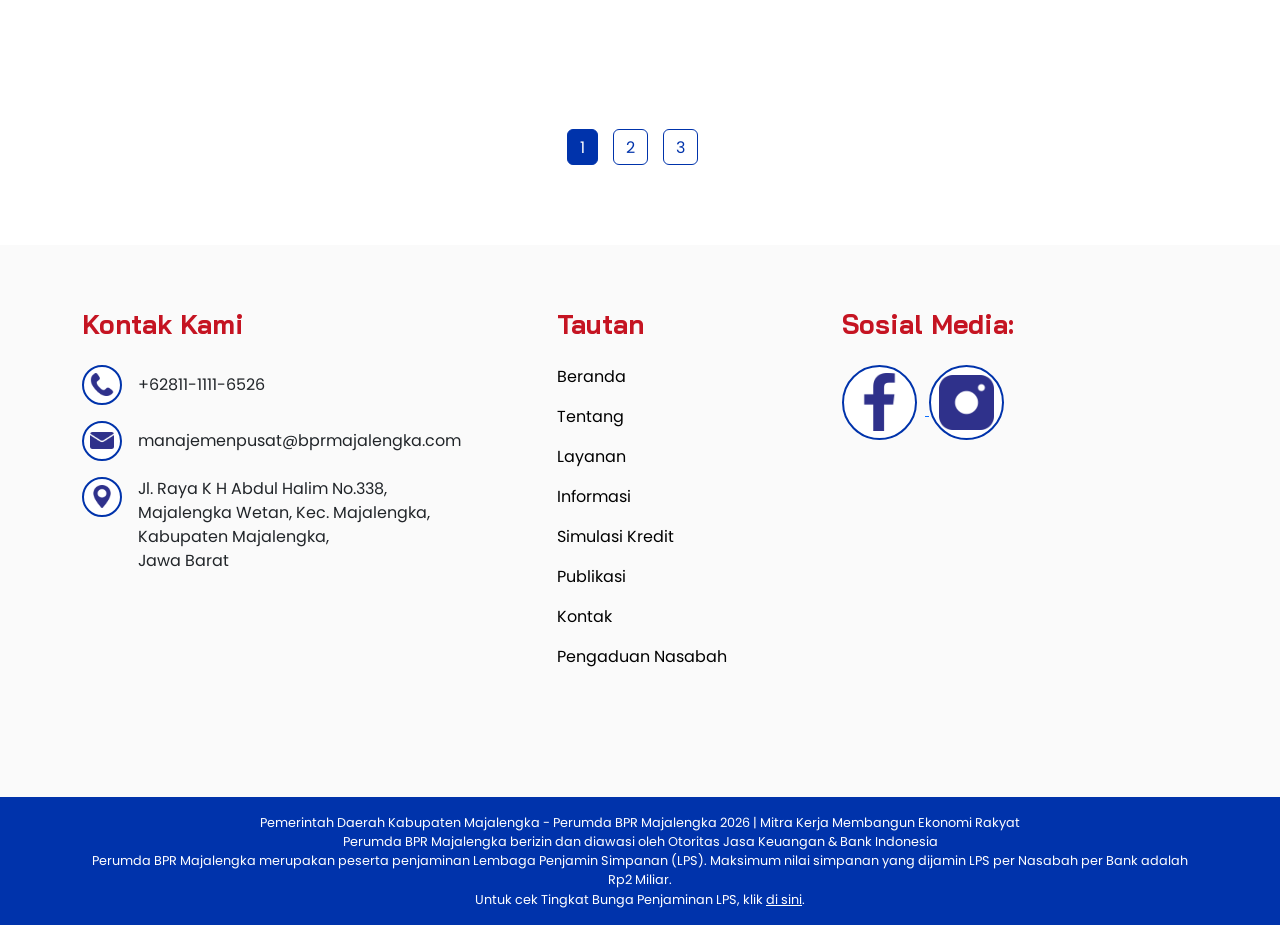
<file: pages/informasi.html>
<!doctype html>
<html lang="id">
<head>
    <!-- Required meta tags -->
    <meta charset="utf-8">
    <meta name="viewport" content="width=device-width, initial-scale=1, shrink-to-fit=no">

    <link rel="icon" type="image/x-icon" href="../favicon.ico">

    <!-- Bootstrap CSS -->
    <link rel="stylesheet" href="../assets/css/bootstrap.min.css">

    <!-- Import custom stylesheet -->
    <link rel="stylesheet" href="../assets/css/website.css">

    <!-- Import AOS -->
    <link rel="stylesheet" href="../assets/css/aos.css">

    <!-- Slick CSS -->
    <link rel="stylesheet" type="text/css" href="../assets/css/slick.css">
    <link rel="stylesheet" type="text/css" href="../assets/css/slick-theme.css">

    <title>Berita & Informasi - Bank Majalengka</title>
</head>
<body>
    <div id="app">
        <!-- Topbar Container -->
        <div class="container" id="top">
            <div class="row py-4">
                <div class="col-6">
                    <a href="../index.html">
                        <img class="logo-bank" src="../assets/img/Logo-Bank-Majalengka.png" alt="logo-bank-majalengka.png">
                    </a>
                </div>
            </div>
        </div>

        <!-- Main Navigation Bar -->
        <div class="bg-blue">
            <nav class="container navbar navbar-expand-lg navbar-expand-md">
                <div class="container-fluid">
                    <div class="hidden-md text-white">
                        <p class="menu-title-hidden mb-0">Beranda</p>
                        <p class="menu-title-hidden mb-0">Sejarah</p>
                        <p class="menu-title-hidden mb-0">Visi & Misi</p>
                        <p class="menu-title-hidden mb-0">Dewan Direktur</p>
                        <p class="menu-title-hidden mb-0">Logo & Arti Logo</p>
                        <p class="menu-title-hidden mb-0">Simpanan</p>
                        <p class="menu-title-hidden mb-0">Kredit</p>
                        <p class="menu-title-hidden mb-0 menu-title-show">Informasi</p>
                        <p class="menu-title-hidden mb-0">Simulasi Kredit</p>
                        <p class="menu-title-hidden mb-0">Laporan Publikasi</p>
                        <p class="menu-title-hidden mb-0">Laporan Tahunan</p>
                        <p class="menu-title-hidden mb-0">Laporan Tata Kelola</p>
                        <p class="menu-title-hidden mb-0">Kontak</p>
                        <p class="menu-title-hidden mb-0">Pengaduan Nasabah</p>
                    </div>
                    <button class="navbar-toggler btn-hamburg ms-auto" type="button" data-bs-toggle="collapse" data-bs-target="#navbarNav" aria-controls="navbarNav"
                        aria-expanded="false" aria-label="Toggle navigation">
                        <svg xmlns="http://www.w3.org/2000/svg" width="20" height="20" fill="white" class="bi bi-grid-3x3-gap-fill align-top"
                            viewBox="0 0 16 16">
                            <path
                                d="M1 2a1 1 0 0 1 1-1h2a1 1 0 0 1 1 1v2a1 1 0 0 1-1 1H2a1 1 0 0 1-1-1V2zm5 0a1 1 0 0 1 1-1h2a1 1 0 0 1 1 1v2a1 1 0 0 1-1 1H7a1 1 0 0 1-1-1V2zm5 0a1 1 0 0 1 1-1h2a1 1 0 0 1 1 1v2a1 1 0 0 1-1 1h-2a1 1 0 0 1-1-1V2zM1 7a1 1 0 0 1 1-1h2a1 1 0 0 1 1 1v2a1 1 0 0 1-1 1H2a1 1 0 0 1-1-1V7zm5 0a1 1 0 0 1 1-1h2a1 1 0 0 1 1 1v2a1 1 0 0 1-1 1H7a1 1 0 0 1-1-1V7zm5 0a1 1 0 0 1 1-1h2a1 1 0 0 1 1 1v2a1 1 0 0 1-1 1h-2a1 1 0 0 1-1-1V7zM1 12a1 1 0 0 1 1-1h2a1 1 0 0 1 1 1v2a1 1 0 0 1-1 1H2a1 1 0 0 1-1-1v-2zm5 0a1 1 0 0 1 1-1h2a1 1 0 0 1 1 1v2a1 1 0 0 1-1 1H7a1 1 0 0 1-1-1v-2zm5 0a1 1 0 0 1 1-1h2a1 1 0 0 1 1 1v2a1 1 0 0 1-1 1h-2a1 1 0 0 1-1-1v-2z" />
                        </svg>
                    </button>
                    <div class="collapse navbar-collapse align-items-center" id="navbarNav">
                        <ul class="navbar-nav">
                            <li class="nav-item d-md-none d-lg-block">
                                <a class="nav-link ps-0 pe-4 pe-md-3 pe-lg-4 menu" href="../index.html">Beranda</a>
                            </li>
                            <li class="nav-item dropdown">
                                <button class="btn btn-link py-2 ps-0 pe-4 pe-md-3 pe-lg-4 menu m-0" type="button" data-bs-toggle="dropdown" aria-expanded="false">
                                    Tentang
                                    <svg xmlns="http://www.w3.org/2000/svg" width="16" height="16" fill="currentColor" class="bi bi-chevron-down fw-bold"
                                        viewBox="0 0 16 16">
                                        <path fill-rule="evenodd"
                                            d="M1.646 4.646a.5.5 0 0 1 .708 0L8 10.293l5.646-5.647a.5.5 0 0 1 .708.708l-6 6a.5.5 0 0 1-.708 0l-6-6a.5.5 0 0 1 0-.708z" />
                                    </svg>
                                </button>
                                <ul class="dropdown-menu bg-blue dropdown-bpr">
                                    <li><a class="menu p-3" href="tentang/sejarah.html">Sejarah</a>
                                        <hr class="mx-3 my-2 border-white" style="opacity: 0.75;">
                                    </li>
                                    <li><a class="menu p-3" href="tentang/visi-misi.html">Visi & Misi</a>
                                        <hr class="mx-3 my-2 border-white" style="opacity: 0.75;">
                                    </li>
                                    <li><a class="menu p-3" href="tentang/dewan-direktur.html">Dewan Direktur</a>
                                        <hr class="mx-3 my-2 border-white" style="opacity: 0.75;">
                                    </li>
                                    <li><a class="menu p-3" href="tentang/arti-logo.html">Logo & Arti Logo</a></li>
                                </ul>
                            </li>
                            <li class="nav-item">
                                <a class="nav-link ps-0 pe-4 pe-md-3 pe-lg-4 menu" href="simpanan.html">Simpanan</a>
                            </li>
                            <li class="nav-item">
                                <a class="nav-link ps-0 pe-4 pe-md-3 pe-lg-4 menu" href="kredit.html">Kredit</a>
                            </li>
                            <li class="nav-item">
                                <a class="nav-link ps-0 pe-4 pe-md-3 pe-lg-4 menu menu-active" href="informasi.html">Informasi</a>
                            </li>
                            <li class="nav-item">
                                <a class="nav-link ps-0 pe-4 pe-md-3 pe-lg-4 menu" href="simulasi-kredit.html">Simulasi Kredit</a>
                            </li>
                            <li class="nav-item dropdown">
                                <button class="btn btn-link py-2 ps-0 pe-4 pe-md-3 pe-lg-4 menu m-0" type="button" data-bs-toggle="dropdown" aria-expanded="false">
                                    Laporan
                                    <svg xmlns="http://www.w3.org/2000/svg" width="16" height="16" fill="currentColor" class="bi bi-chevron-down fw-bold"
                                        viewBox="0 0 16 16">
                                        <path fill-rule="evenodd"
                                            d="M1.646 4.646a.5.5 0 0 1 .708 0L8 10.293l5.646-5.647a.5.5 0 0 1 .708.708l-6 6a.5.5 0 0 1-.708 0l-6-6a.5.5 0 0 1 0-.708z" />
                                    </svg>
                                </button>
                                <ul class="dropdown-menu bg-blue dropdown-bpr" style="--bs-dropdown-min-width: 12rem;">
                                    <li><a class="menu p-3" href="../index.html#laporan-publikasi">Laporan Publikasi</a>
                                        <hr class="mx-3 my-2 border-white" style="opacity: 0.75;">
                                    </li>
                                    <li><a class="menu p-3" href="../index.html#laporan-tahunan">Laporan Tahunan</a>
                                        <hr class="mx-3 my-2 border-white" style="opacity: 0.75;">
                                    </li>
                                    <li><a class="menu p-3" href="../index.html#laporan-tata-kelola">Laporan Tata Kelola</a>
                                        <hr class="mx-3 my-2 border-white" style="opacity: 0.75;">
                                    </li>
                                    <li><a class="menu p-3" href="../index.html#piagam-audit-internal">Piagam Audit Internal</a>
                                        <hr class="mx-3 my-2 border-white" style="opacity: 0.75;">
                                    </li>
                                    <li><a class="menu p-3" href="../index.html#rakb">Laporan RAKB</a></li>
                                </ul>
                            </li>
                            <li class="nav-item">
                                <a class="nav-link ps-0 pe-4 pe-md-3 pe-lg-4 menu" href="kontak.html">Kontak</a>
                            </li>
                            <li class="nav-item">
                                <a class="nav-link ps-0 pe-4 pe-md-3 pe-lg-4 menu" href="pengaduan-nasabah.html">Pengaduan Nasabah</a>
                            </li>
                        </ul>
                    </div>
                </div>
            </nav>
        </div>

        <!-- Banner Header -->
        <div class="header-main">
            <div class="overlay-header d-flex align-items-center">
                <div class="container text-white">
                    <h1 class="fw-bold mb-2">Berita & Informasi</h1>
                    <nav aria-label="breadcrumb">
                        <ol class="breadcrumb mb-0">
                            <li class="breadcrumb-item"><a href="../index.html" class="link-white">Beranda</a></li>
                            <li class="breadcrumb-item active text-white" aria-current="page">Informasi</li>
                        </ol>
                    </nav>
                </div>
            </div>
        </div>

        <main id="main">
            <div class="container py-5 my-3">
                <div class="text-center mb-5" data-aos="fade-up">
                    <span class="badge bg-primary px-3 py-2 rounded-pill fw-bold mb-2">KABAR TERKINI</span>
                    <h2 class="color-blue fw-bold">Berita & Kegiatan Bank Majalengka</h2>
                    <p class="text-muted">Informasi pengumuman resmi, kegiatan CSR, edukasi literasi keuangan, dan perkembangan BPR</p>
                </div>

                <div class="row g-4">
                    <!-- Berita 1 -->
                    <div class="col-12 col-md-6 col-lg-4" data-aos="fade-up" data-aos-delay="100">
                        <div class="card h-100 border-0 shadow-sm rounded-4 overflow-hidden news-card">
                            <div class="position-relative overflow-hidden" style="height: 200px;">
                                <img src="../assets/img/news/post_1761792240_.jpg" alt="Kegiatan HUT Perumda BPR Majalengka" class="w-100 h-100" style="object-fit: cover;">
                            </div>
                            <div class="card-body p-4 d-flex flex-column">
                                <div class="text-muted small mb-2">
                                    <span>📅 28 Oktober 2026</span>
                                </div>
                                <h5 class="fw-bold color-blue mb-2">Peringatan Hari Jadi dan Gebyar Tabungan Berhadiah</h5>
                                <p class="text-secondary small text-limit flex-grow-1">
                                    Perumda BPR Majalengka menyelenggarakan perayaan HUT bersama nasabah setia dan pengundian hadiah grand prize bagi pemegang rekening tabungan aktif.
                                </p>
                                <a href="#" class="btn btn-outline-primary btn-sm rounded-pill mt-3 align-self-start">Baca Selengkapnya</a>
                            </div>
                        </div>
                    </div>

                    <!-- Berita 2 -->
                    <div class="col-12 col-md-6 col-lg-4" data-aos="fade-up" data-aos-delay="200">
                        <div class="card h-100 border-0 shadow-sm rounded-4 overflow-hidden news-card">
                            <div class="position-relative overflow-hidden" style="height: 200px;">
                                <img src="../assets/img/news/post_1761016082_.jpeg" alt="Sosialisasi Literasi Keuangan Pelajar" class="w-100 h-100" style="object-fit: cover;">
                            </div>
                            <div class="card-body p-4 d-flex flex-column">
                                <div class="text-muted small mb-2">
                                    <span>📅 20 Oktober 2026</span>
                                </div>
                                <h5 class="fw-bold color-blue mb-2">Sosialisasi Edukasi Literasi & Inklusi Keuangan Pelajar</h5>
                                <p class="text-secondary small text-limit flex-grow-1">
                                    Kegiatan edukasi pengenalan fungsi perbankan dan pentingnya menabung sejak dini kepada siswa-siswi sekolah menengah pertama di Kabupaten Majalengka.
                                </p>
                                <a href="#" class="btn btn-outline-primary btn-sm rounded-pill mt-3 align-self-start">Baca Selengkapnya</a>
                            </div>
                        </div>
                    </div>

                    <!-- Berita 3 -->
                    <div class="col-12 col-md-6 col-lg-4" data-aos="fade-up" data-aos-delay="300">
                        <div class="card h-100 border-0 shadow-sm rounded-4 overflow-hidden news-card">
                            <div class="position-relative overflow-hidden" style="height: 200px;">
                                <img src="../assets/img/news/post_1789982976_.png" alt="Penyaluran Kredit UMKM Pedesaan" class="w-100 h-100" style="object-fit: cover;">
                            </div>
                            <div class="card-body p-4 d-flex flex-column">
                                <div class="text-muted small mb-2">
                                    <span>📅 15 Oktober 2026</span>
                                </div>
                                <h5 class="fw-bold color-blue mb-2">Akselerasi Pembiayaan Modal Kerja untuk Pedagang Pasar</h5>
                                <p class="text-secondary small text-limit flex-grow-1">
                                    Bank Majalengka meluncurkan program kemudahan permodalan langsung di pasar tradisional untuk mendorong perputaran ekonomi pedagang kecil tanpa agunan berat.
                                </p>
                                <a href="#" class="btn btn-outline-primary btn-sm rounded-pill mt-3 align-self-start">Baca Selengkapnya</a>
                            </div>
                        </div>
                    </div>

                    <!-- Berita 4 -->
                    <div class="col-12 col-md-6 col-lg-4" data-aos="fade-up" data-aos-delay="400">
                        <div class="card h-100 border-0 shadow-sm rounded-4 overflow-hidden news-card">
                            <div class="position-relative overflow-hidden" style="height: 200px;">
                                <img src="../assets/img/news/post_1788166987_.png" alt="Pelatihan Digital Marketing UMKM Binaan" class="w-100 h-100" style="object-fit: cover;">
                            </div>
                            <div class="card-body p-4 d-flex flex-column">
                                <div class="text-muted small mb-2">
                                    <span>📅 10 Oktober 2026</span>
                                </div>
                                <h5 class="fw-bold color-blue mb-2">Pelatihan Pemasaran Digital untuk Mitra UMKM Binaan</h5>
                                <p class="text-secondary small text-limit flex-grow-1">
                                    Meningkatkan kapabilitas wirausaha lokal agar produk khas Majalengka mampu menembus pangsa pasar nasional melalui strategi penjualan daring.
                                </p>
                                <a href="#" class="btn btn-outline-primary btn-sm rounded-pill mt-3 align-self-start">Baca Selengkapnya</a>
                            </div>
                        </div>
                    </div>

                    <!-- Berita 5 -->
                    <div class="col-12 col-md-6 col-lg-4" data-aos="fade-up" data-aos-delay="500">
                        <div class="card h-100 border-0 shadow-sm rounded-4 overflow-hidden news-card">
                            <div class="position-relative overflow-hidden" style="height: 200px;">
                                <img src="../assets/img/news/post_1756347585_.png" alt="Pengumuman Suku Bunga LPS" class="w-100 h-100" style="object-fit: cover;">
                            </div>
                            <div class="card-body p-4 d-flex flex-column">
                                <div class="text-muted small mb-2">
                                    <span>📅 01 Oktober 2026</span>
                                </div>
                                <h5 class="fw-bold color-blue mb-2">Pengumuman Tingkat Bunga Penjaminan Lembaga Penjamin Simpanan (LPS)</h5>
                                <p class="text-secondary small text-limit flex-grow-1">
                                    Informasi terkini mengenai tingkat bunga penjaminan LPS bagi simpanan nasabah BPR yang berlaku untuk periode berjalan.
                                </p>
                                <a href="#" class="btn btn-outline-primary btn-sm rounded-pill mt-3 align-self-start">Baca Selengkapnya</a>
                            </div>
                        </div>
                    </div>

                    <!-- Berita 6 -->
                    <div class="col-12 col-md-6 col-lg-4" data-aos="fade-up" data-aos-delay="600">
                        <div class="card h-100 border-0 shadow-sm rounded-4 overflow-hidden news-card">
                            <div class="position-relative overflow-hidden" style="height: 200px;">
                                <img src="../assets/img/news/post_1748954599_.jpeg" alt="Bakti Sosial Donor Darah HUT" class="w-100 h-100" style="object-fit: cover;">
                            </div>
                            <div class="card-body p-4 d-flex flex-column">
                                <div class="text-muted small mb-2">
                                    <span>📅 25 September 2026</span>
                                </div>
                                <h5 class="fw-bold color-blue mb-2">Aksi Donor Darah Peduli Kemanusiaan Bersama PMI Majalengka</h5>
                                <p class="text-secondary small text-limit flex-grow-1">
                                    Wujud kepedulian sosial kemasyarakatan karyawan Perumda BPR Majalengka dalam membantu ketersediaan kantong darah daerah.
                                </p>
                                <a href="#" class="btn btn-outline-primary btn-sm rounded-pill mt-3 align-self-start">Baca Selengkapnya</a>
                            </div>
                        </div>
                    </div>
                </div>

                <!-- Pagination -->
                <div class="d-flex justify-content-center mt-5 pt-3">
                    <nav aria-label="Page navigation">
                        <ul class="pagination">
                            <li class="page-item active"><a class="page-link" href="#">1</a></li>
                            <li class="page-item"><a class="page-link" href="#">2</a></li>
                            <li class="page-item"><a class="page-link" href="#">3</a></li>
                        </ul>
                    </nav>
                </div>
            </div>
        </main>

        <!-- Floating Buttons: Back to top and WhatsApp -->
        <div class="floating-btn">
            <a class="mb-3" href="#" id="btn-back-to-top" rel="noreferrer noopener" aria-label="Kembali ke atas">
                <img class="icon-circle" src="../assets/img/chevron-top.png" alt="chevron-top.png" width="45">
            </a>
            <br>
            <br>
            <a class="mb-3" href="https://wa.me/6281122332600" target="_blank" rel="noreferrer noopener" aria-label="Hubungi WhatsApp">
                <img class="icon-circle" src="../assets/img/whatsapp.png" alt="whatsapp.png" width="45">
            </a>
        </div>

        <!-- Footer Area -->
        <div class="bg-footer py-5">
            <div class="container py-3">
                <div class="row">
                    <div class="col-12 col-md-8 col-lg-5 mb-5">
                        <h4 class="mb-4 color-red">Kontak Kami</h4>
                        <div class="d-flex align-items-center mb-3">
                            <img class="icon-circle me-3" width="40" src="../assets/img/phone-receiver-silhouette.png" alt="phone.png">
                            +62811-1111-6526
                        </div>
                        <div class="d-flex align-items-center mb-3">
                            <img class="icon-circle me-3" width="40" src="../assets/img/email.png" alt="email.png">
                            <span class="text-break">manajemenpusat@bprmajalengka.com</span>
                        </div>
                        <div class="d-flex mb-3">
                            <img class="icon-circle me-3" width="40" src="../assets/img/maps-and-flags.png" alt="map.png">
                            Jl. Raya K H Abdul Halim No.338,<br> Majalengka Wetan, Kec. Majalengka,<br> Kabupaten Majalengka,<br> Jawa Barat
                        </div>
                    </div>
                    <div class="col-12 col-md-4 col-lg-3 mb-5">
                        <h4 class="mb-4 color-red">Tautan</h4>
                        <a class="menu-footer mb-3" href="../index.html">Beranda</a>
                        <a class="menu-footer mb-3" href="tentang/sejarah.html">Tentang</a>
                        <a class="menu-footer mb-3" href="simpanan.html">Layanan</a>
                        <a class="menu-footer mb-3" href="informasi.html">Informasi</a>
                        <a class="menu-footer mb-3" href="simulasi-kredit.html">Simulasi Kredit</a>
                        <a class="menu-footer mb-3" href="../index.html#laporan-publikasi">Publikasi</a>
                        <a class="menu-footer mb-3" href="kontak.html">Kontak</a>
                        <a class="menu-footer mb-3" href="pengaduan-nasabah.html">Pengaduan Nasabah</a>
                    </div>
                    <div class="col-12 col-md-6 col-lg-4 mb-5">
                        <h4 class="mb-4 color-red">Sosial Media:</h4>
                        <a href="https://www.facebook.com/bank.majalengka?mibextid=ZbWKwL" target="_blank" rel="noreferrer noopener" aria-label="Facebook Bank Majalengka">
                            <img class="logo-footer icon-circle me-2" src="../assets/img/facebook-app-symbol.png" alt="facebook.png" width="20">
                        </a>
                        <a href="https://instagram.com/bankmajalengka?igshid=MzNlNGNkZWQ4Mg==" target="_blank" rel="noreferrer noopener" aria-label="Instagram Bank Majalengka">
                            <img class="logo-footer icon-circle p-2 me-2" src="../assets/img/instagram.png" alt="instagram.png" width="20">
                        </a>
                    </div>
                </div>
            </div>
        </div>
        <div class="bg-blue">
            <div class="container text-center text-white py-3 font-copyright">
                Pemerintah Daerah Kabupaten Majalengka - Perumda BPR Majalengka <span id="copyright">2026</span> | Mitra Kerja Membangun Ekonomi Rakyat<br>
                Perumda BPR Majalengka berizin dan diawasi oleh Otoritas Jasa Keuangan &amp; Bank Indonesia <br>
                Perumda BPR Majalengka merupakan peserta penjaminan Lembaga Penjamin Simpanan (LPS). Maksimum nilai simpanan yang dijamin LPS per Nasabah per Bank adalah Rp2 Miliar. <br>
                Untuk cek Tingkat Bunga Penjaminan LPS, klik <a class="text-white" href="informasi.html" target="_blank" rel="noreferrer noopener">di sini</a>.<br>
            </div>
        </div>
    </div>

    <!-- Scripts: jQuery, Popper/Bootstrap bundle, Slick, AOS, Main -->
    <script src="../assets/js/jquery-3.7.0.min.js"></script>
    <script src="../assets/js/bootstrap.bundle.min.js"></script>
    <script src="../assets/js/slick.min.js"></script>
    <script src="../assets/js/aos.js"></script>
    <script src="../assets/js/fslightbox.js"></script>
    <script src="../assets/js/main.js"></script>
</body>
</html>
</file>
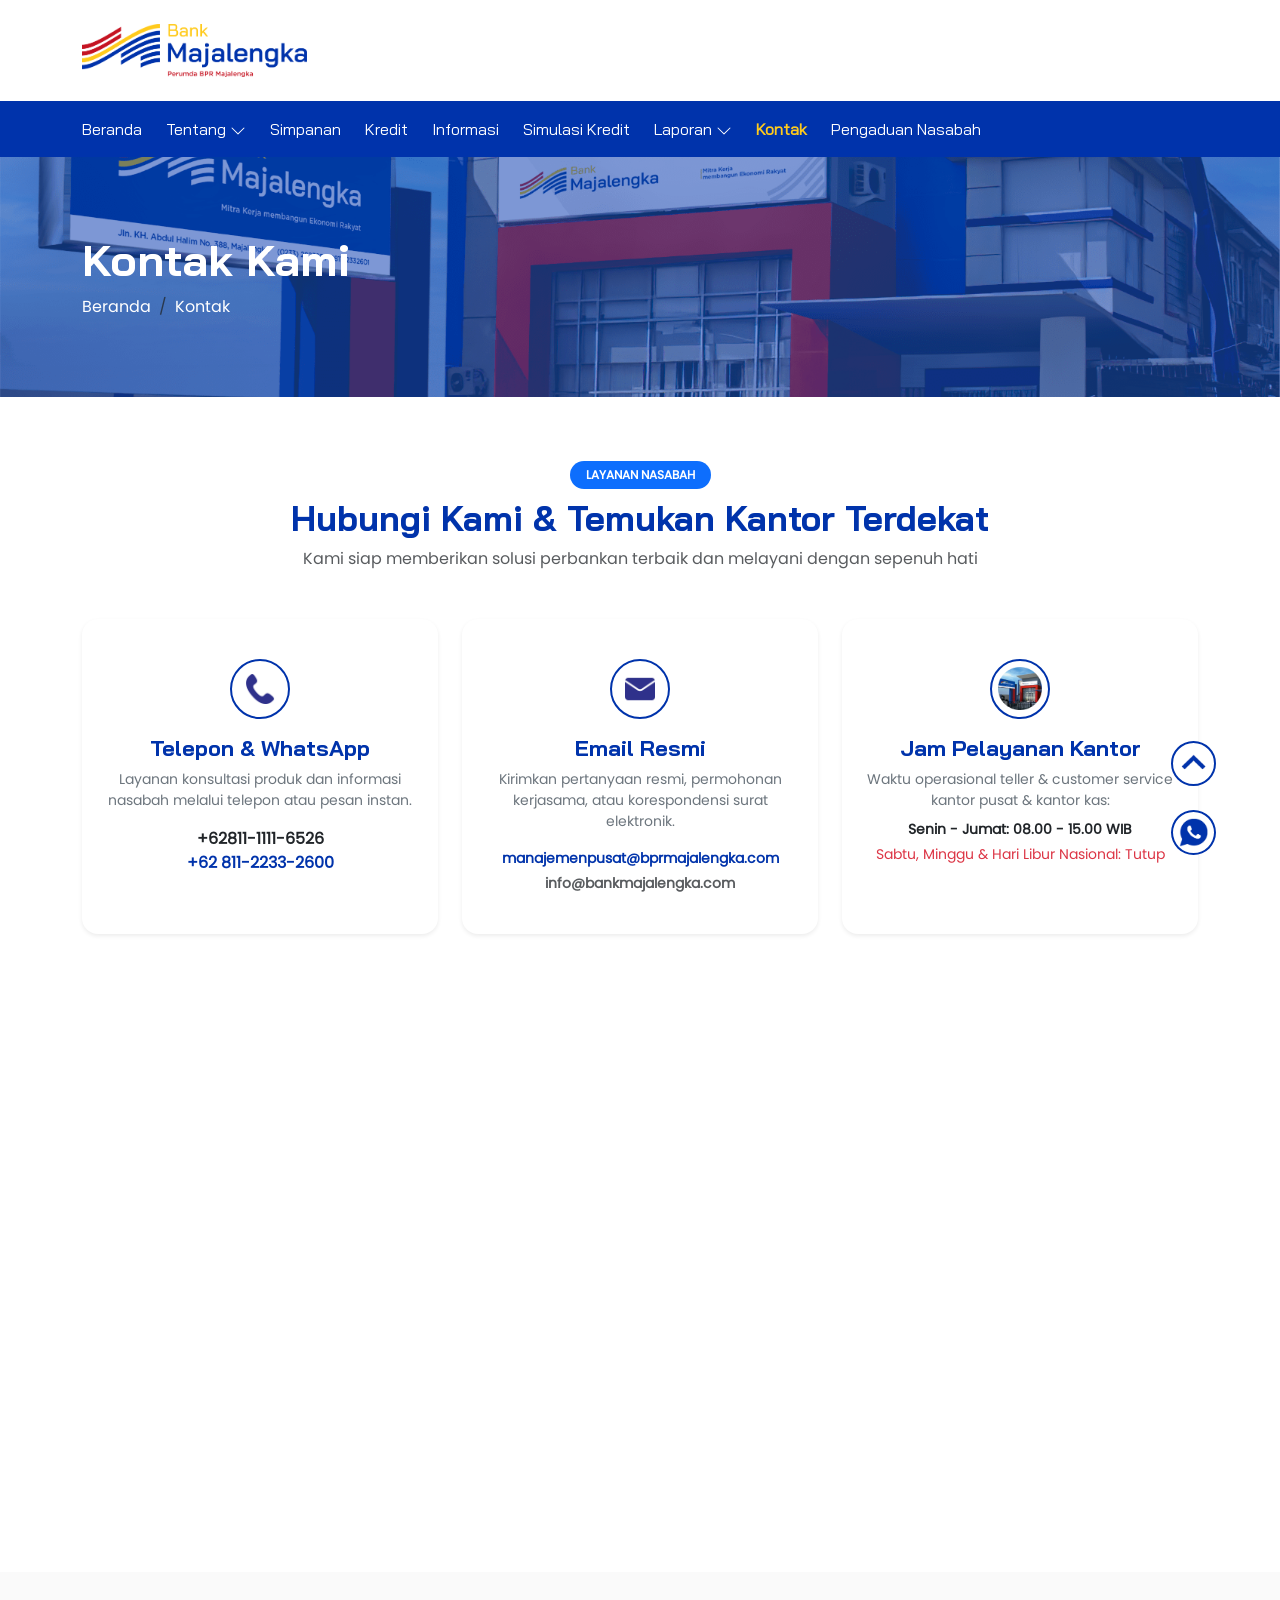
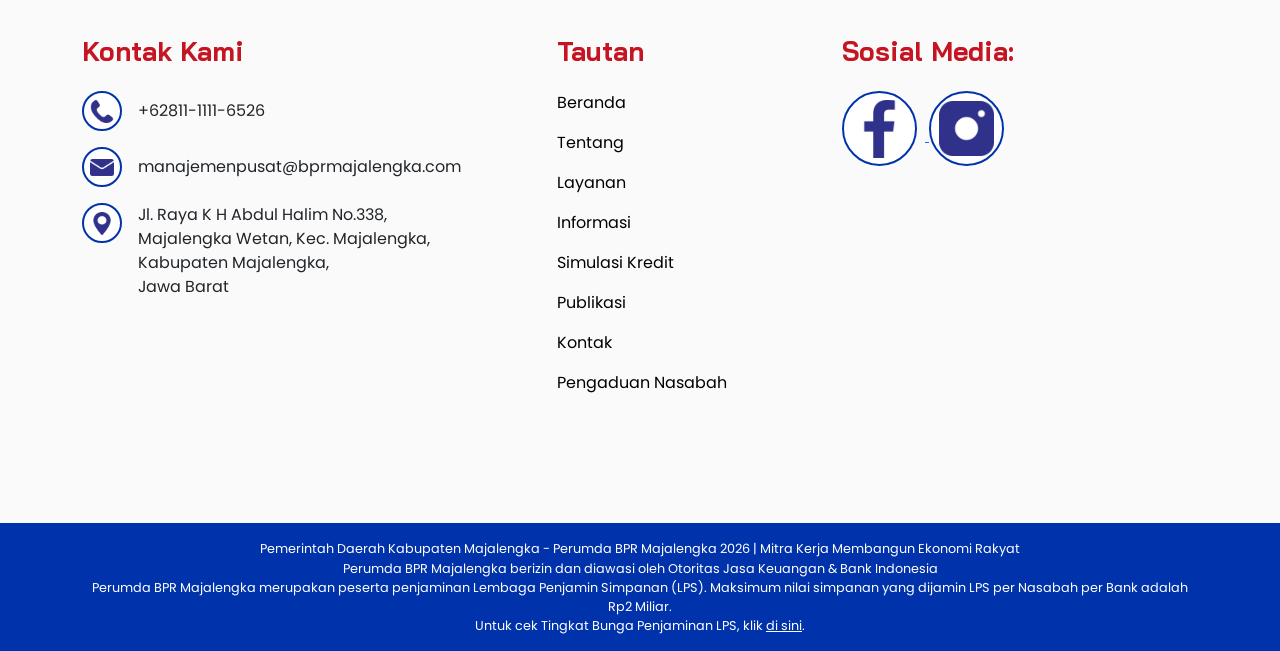
<file: pages/kontak.html>
<!doctype html>
<html lang="id">
<head>
    <!-- Required meta tags -->
    <meta charset="utf-8">
    <meta name="viewport" content="width=device-width, initial-scale=1, shrink-to-fit=no">

    <link rel="icon" type="image/x-icon" href="../favicon.ico">

    <!-- Bootstrap CSS -->
    <link rel="stylesheet" href="../assets/css/bootstrap.min.css">

    <!-- Import custom stylesheet -->
    <link rel="stylesheet" href="../assets/css/website.css">

    <!-- Import AOS -->
    <link rel="stylesheet" href="../assets/css/aos.css">

    <!-- Slick CSS -->
    <link rel="stylesheet" type="text/css" href="../assets/css/slick.css">
    <link rel="stylesheet" type="text/css" href="../assets/css/slick-theme.css">

    <title>Kontak Kami - Bank Majalengka</title>
</head>
<body>
    <div id="app">
        <!-- Topbar Container -->
        <div class="container" id="top">
            <div class="row py-4">
                <div class="col-6">
                    <a href="../index.html">
                        <img class="logo-bank" src="../assets/img/Logo-Bank-Majalengka.png" alt="logo-bank-majalengka.png">
                    </a>
                </div>
            </div>
        </div>

        <!-- Main Navigation Bar -->
        <div class="bg-blue">
            <nav class="container navbar navbar-expand-lg navbar-expand-md">
                <div class="container-fluid">
                    <div class="hidden-md text-white">
                        <p class="menu-title-hidden mb-0">Beranda</p>
                        <p class="menu-title-hidden mb-0">Sejarah</p>
                        <p class="menu-title-hidden mb-0">Visi & Misi</p>
                        <p class="menu-title-hidden mb-0">Dewan Direktur</p>
                        <p class="menu-title-hidden mb-0">Logo & Arti Logo</p>
                        <p class="menu-title-hidden mb-0">Simpanan</p>
                        <p class="menu-title-hidden mb-0">Kredit</p>
                        <p class="menu-title-hidden mb-0">Informasi</p>
                        <p class="menu-title-hidden mb-0">Simulasi Kredit</p>
                        <p class="menu-title-hidden mb-0">Laporan Publikasi</p>
                        <p class="menu-title-hidden mb-0">Laporan Tahunan</p>
                        <p class="menu-title-hidden mb-0">Laporan Tata Kelola</p>
                        <p class="menu-title-hidden mb-0 menu-title-show">Kontak</p>
                        <p class="menu-title-hidden mb-0">Pengaduan Nasabah</p>
                    </div>
                    <button class="navbar-toggler btn-hamburg ms-auto" type="button" data-bs-toggle="collapse" data-bs-target="#navbarNav" aria-controls="navbarNav"
                        aria-expanded="false" aria-label="Toggle navigation">
                        <svg xmlns="http://www.w3.org/2000/svg" width="20" height="20" fill="white" class="bi bi-grid-3x3-gap-fill align-top"
                            viewBox="0 0 16 16">
                            <path
                                d="M1 2a1 1 0 0 1 1-1h2a1 1 0 0 1 1 1v2a1 1 0 0 1-1 1H2a1 1 0 0 1-1-1V2zm5 0a1 1 0 0 1 1-1h2a1 1 0 0 1 1 1v2a1 1 0 0 1-1 1H7a1 1 0 0 1-1-1V2zm5 0a1 1 0 0 1 1-1h2a1 1 0 0 1 1 1v2a1 1 0 0 1-1 1h-2a1 1 0 0 1-1-1V2zM1 7a1 1 0 0 1 1-1h2a1 1 0 0 1 1 1v2a1 1 0 0 1-1 1H2a1 1 0 0 1-1-1V7zm5 0a1 1 0 0 1 1-1h2a1 1 0 0 1 1 1v2a1 1 0 0 1-1 1H7a1 1 0 0 1-1-1V7zm5 0a1 1 0 0 1 1-1h2a1 1 0 0 1 1 1v2a1 1 0 0 1-1 1h-2a1 1 0 0 1-1-1V7zM1 12a1 1 0 0 1 1-1h2a1 1 0 0 1 1 1v2a1 1 0 0 1-1 1H2a1 1 0 0 1-1-1v-2zm5 0a1 1 0 0 1 1-1h2a1 1 0 0 1 1 1v2a1 1 0 0 1-1 1H7a1 1 0 0 1-1-1v-2zm5 0a1 1 0 0 1 1-1h2a1 1 0 0 1 1 1v2a1 1 0 0 1-1 1h-2a1 1 0 0 1-1-1v-2z" />
                        </svg>
                    </button>
                    <div class="collapse navbar-collapse align-items-center" id="navbarNav">
                        <ul class="navbar-nav">
                            <li class="nav-item d-md-none d-lg-block">
                                <a class="nav-link ps-0 pe-4 pe-md-3 pe-lg-4 menu" href="../index.html">Beranda</a>
                            </li>
                            <li class="nav-item dropdown">
                                <button class="btn btn-link py-2 ps-0 pe-4 pe-md-3 pe-lg-4 menu m-0" type="button" data-bs-toggle="dropdown" aria-expanded="false">
                                    Tentang
                                    <svg xmlns="http://www.w3.org/2000/svg" width="16" height="16" fill="currentColor" class="bi bi-chevron-down fw-bold"
                                        viewBox="0 0 16 16">
                                        <path fill-rule="evenodd"
                                            d="M1.646 4.646a.5.5 0 0 1 .708 0L8 10.293l5.646-5.647a.5.5 0 0 1 .708.708l-6 6a.5.5 0 0 1-.708 0l-6-6a.5.5 0 0 1 0-.708z" />
                                    </svg>
                                </button>
                                <ul class="dropdown-menu bg-blue dropdown-bpr">
                                    <li><a class="menu p-3" href="tentang/sejarah.html">Sejarah</a>
                                        <hr class="mx-3 my-2 border-white" style="opacity: 0.75;">
                                    </li>
                                    <li><a class="menu p-3" href="tentang/visi-misi.html">Visi & Misi</a>
                                        <hr class="mx-3 my-2 border-white" style="opacity: 0.75;">
                                    </li>
                                    <li><a class="menu p-3" href="tentang/dewan-direktur.html">Dewan Direktur</a>
                                        <hr class="mx-3 my-2 border-white" style="opacity: 0.75;">
                                    </li>
                                    <li><a class="menu p-3" href="tentang/arti-logo.html">Logo & Arti Logo</a></li>
                                </ul>
                            </li>
                            <li class="nav-item">
                                <a class="nav-link ps-0 pe-4 pe-md-3 pe-lg-4 menu" href="simpanan.html">Simpanan</a>
                            </li>
                            <li class="nav-item">
                                <a class="nav-link ps-0 pe-4 pe-md-3 pe-lg-4 menu" href="kredit.html">Kredit</a>
                            </li>
                            <li class="nav-item">
                                <a class="nav-link ps-0 pe-4 pe-md-3 pe-lg-4 menu" href="informasi.html">Informasi</a>
                            </li>
                            <li class="nav-item">
                                <a class="nav-link ps-0 pe-4 pe-md-3 pe-lg-4 menu" href="simulasi-kredit.html">Simulasi Kredit</a>
                            </li>
                            <li class="nav-item dropdown">
                                <button class="btn btn-link py-2 ps-0 pe-4 pe-md-3 pe-lg-4 menu m-0" type="button" data-bs-toggle="dropdown" aria-expanded="false">
                                    Laporan
                                    <svg xmlns="http://www.w3.org/2000/svg" width="16" height="16" fill="currentColor" class="bi bi-chevron-down fw-bold"
                                        viewBox="0 0 16 16">
                                        <path fill-rule="evenodd"
                                            d="M1.646 4.646a.5.5 0 0 1 .708 0L8 10.293l5.646-5.647a.5.5 0 0 1 .708.708l-6 6a.5.5 0 0 1-.708 0l-6-6a.5.5 0 0 1 0-.708z" />
                                    </svg>
                                </button>
                                <ul class="dropdown-menu bg-blue dropdown-bpr" style="--bs-dropdown-min-width: 12rem;">
                                    <li><a class="menu p-3" href="../index.html#laporan-publikasi">Laporan Publikasi</a>
                                        <hr class="mx-3 my-2 border-white" style="opacity: 0.75;">
                                    </li>
                                    <li><a class="menu p-3" href="../index.html#laporan-tahunan">Laporan Tahunan</a>
                                        <hr class="mx-3 my-2 border-white" style="opacity: 0.75;">
                                    </li>
                                    <li><a class="menu p-3" href="../index.html#laporan-tata-kelola">Laporan Tata Kelola</a>
                                        <hr class="mx-3 my-2 border-white" style="opacity: 0.75;">
                                    </li>
                                    <li><a class="menu p-3" href="../index.html#piagam-audit-internal">Piagam Audit Internal</a>
                                        <hr class="mx-3 my-2 border-white" style="opacity: 0.75;">
                                    </li>
                                    <li><a class="menu p-3" href="../index.html#rakb">Laporan RAKB</a></li>
                                </ul>
                            </li>
                            <li class="nav-item">
                                <a class="nav-link ps-0 pe-4 pe-md-3 pe-lg-4 menu menu-active" href="kontak.html">Kontak</a>
                            </li>
                            <li class="nav-item">
                                <a class="nav-link ps-0 pe-4 pe-md-3 pe-lg-4 menu" href="pengaduan-nasabah.html">Pengaduan Nasabah</a>
                            </li>
                        </ul>
                    </div>
                </div>
            </nav>
        </div>

        <!-- Banner Header -->
        <div class="header-main">
            <div class="overlay-header d-flex align-items-center">
                <div class="container text-white">
                    <h1 class="fw-bold mb-2">Kontak Kami</h1>
                    <nav aria-label="breadcrumb">
                        <ol class="breadcrumb mb-0">
                            <li class="breadcrumb-item"><a href="../index.html" class="link-white">Beranda</a></li>
                            <li class="breadcrumb-item active text-white" aria-current="page">Kontak</li>
                        </ol>
                    </nav>
                </div>
            </div>
        </div>

        <main id="main">
            <div class="container py-5 my-3">
                <div class="text-center mb-5" data-aos="fade-up">
                    <span class="badge bg-primary px-3 py-2 rounded-pill fw-bold mb-2">LAYANAN NASABAH</span>
                    <h2 class="color-blue fw-bold">Hubungi Kami & Temukan Kantor Terdekat</h2>
                    <p class="text-muted">Kami siap memberikan solusi perbankan terbaik dan melayani dengan sepenuh hati</p>
                </div>

                <div class="row g-4 mb-5">
                    <!-- Telepon / WhatsApp -->
                    <div class="col-12 col-md-4" data-aos="fade-up" data-aos-delay="100">
                        <div class="card h-100 border-0 shadow-sm p-4 text-center rounded-4">
                            <div class="my-3">
                                <img src="../assets/img/phone-receiver-silhouette.png" alt="Telepon" class="icon-circle" style="width: 60px; height: 60px; padding: 0.8rem;">
                            </div>
                            <h5 class="fw-bold color-blue mb-2">Telepon & WhatsApp</h5>
                            <p class="text-secondary small mb-3">Layanan konsultasi produk dan informasi nasabah melalui telepon atau pesan instan.</p>
                            <p class="fw-bold fs-6 mb-0">+62811-1111-6526</p>
                            <p class="fw-bold fs-6 color-blue">+62 811-2233-2600</p>
                        </div>
                    </div>

                    <!-- Email -->
                    <div class="col-12 col-md-4" data-aos="fade-up" data-aos-delay="200">
                        <div class="card h-100 border-0 shadow-sm p-4 text-center rounded-4">
                            <div class="my-3">
                                <img src="../assets/img/email.png" alt="Email" class="icon-circle" style="width: 60px; height: 60px; padding: 0.8rem;">
                            </div>
                            <h5 class="fw-bold color-blue mb-2">Email Resmi</h5>
                            <p class="text-secondary small mb-3">Kirimkan pertanyaan resmi, permohonan kerjasama, atau korespondensi surat elektronik.</p>
                            <p class="fw-bold small text-break mb-1 color-blue">manajemenpusat@bprmajalengka.com</p>
                            <p class="fw-bold small text-break text-muted">info@bankmajalengka.com</p>
                        </div>
                    </div>

                    <!-- Jam Operasional -->
                    <div class="col-12 col-md-4" data-aos="fade-up" data-aos-delay="300">
                        <div class="card h-100 border-0 shadow-sm p-4 text-center rounded-4">
                            <div class="my-3">
                                <img src="../assets/img/Kantor-circle-min.png" alt="Jam Kerja" class="icon-circle" style="width: 60px; height: 60px; object-fit: cover;">
                            </div>
                            <h5 class="fw-bold color-blue mb-2">Jam Pelayanan Kantor</h5>
                            <p class="text-secondary small mb-2">Waktu operasional teller & customer service kantor pusat & kantor kas:</p>
                            <p class="fw-semibold small mb-1">Senin - Jumat: <strong>08.00 - 15.00 WIB</strong></p>
                            <p class="small text-danger mb-0">Sabtu, Minggu & Hari Libur Nasional: Tutup</p>
                        </div>
                    </div>
                </div>

                <!-- Alamat & Peta Lokasi -->
                <div class="row align-items-center pt-3" data-aos="fade-up">
                    <div class="col-12 col-lg-5 mb-4 mb-lg-0">
                        <div class="card border-0 shadow p-4 p-md-5 rounded-4 bg-white">
                            <div class="d-flex align-items-center mb-3">
                                <img src="../assets/img/maps-and-flags.png" alt="Lokasi" class="icon-circle me-3" style="width: 50px; height: 50px; padding: 0.6rem;">
                                <h4 class="color-red fw-bold mb-0">Kantor Pusat</h4>
                            </div>
                            <h5 class="color-blue fw-bold mb-3">Perumda BPR Majalengka</h5>
                            <p class="text-secondary lh-base mb-4">
                                Jl. Raya K H Abdul Halim No.338, Majalengka Wetan, Kec. Majalengka, Kabupaten Majalengka, Jawa Barat 45411
                            </p>

                            <div class="p-3 bg-light rounded-3 mb-4">
                                <h6 class="fw-bold color-blue mb-2">Informasi Akses:</h6>
                                <p class="text-muted small mb-0">
                                    Terletak di jalan protokol utama kota Majalengka, dekat dengan pusat pemerintahan, fasilitas publik, dan Alun-alun Kabupaten Majalengka.
                                </p>
                            </div>

                            <a href="https://maps.google.com" target="_blank" rel="noreferrer noopener" class="btn btn-blue rounded-pill fw-bold py-2 text-white">
                                Buka Petunjuk Arah Peta
                            </a>
                        </div>
                    </div>

                    <div class="col-12 col-lg-7">
                        <div class="card border-0 shadow-sm rounded-4 overflow-hidden" style="min-height: 400px;">
                            <!-- Placeholder Peta Lokasi Offline Friendly -->
                            <div class="bg-light p-4 text-center d-flex flex-column align-items-center justify-content-center" style="min-height: 400px; border: 2px dashed #0033ab40;">
                                <img src="../assets/img/maps-and-flags.png" alt="Peta Lokasi" width="60" class="mb-3 opacity-75">
                                <h5 class="fw-bold color-blue mb-2">Peta Lokasi Kantor Pusat</h5>
                                <p class="text-secondary small max-w-500 mb-3" style="max-width: 450px;">
                                    Jl. Raya K H Abdul Halim No.338, Majalengka Wetan, Kec. Majalengka, Kabupaten Majalengka, Jawa Barat
                                </p>
                                <span class="badge bg-primary px-3 py-2 rounded-pill">Koordinat: -6.8361, 108.2274</span>
                            </div>
                        </div>
                    </div>
                </div>
            </div>
        </main>

        <!-- Floating Buttons: Back to top and WhatsApp -->
        <div class="floating-btn">
            <a class="mb-3" href="#" id="btn-back-to-top" rel="noreferrer noopener" aria-label="Kembali ke atas">
                <img class="icon-circle" src="../assets/img/chevron-top.png" alt="chevron-top.png" width="45">
            </a>
            <br>
            <br>
            <a class="mb-3" href="https://wa.me/6281122332600" target="_blank" rel="noreferrer noopener" aria-label="Hubungi WhatsApp">
                <img class="icon-circle" src="../assets/img/whatsapp.png" alt="whatsapp.png" width="45">
            </a>
        </div>

        <!-- Footer Area -->
        <div class="bg-footer py-5">
            <div class="container py-3">
                <div class="row">
                    <div class="col-12 col-md-8 col-lg-5 mb-5">
                        <h4 class="mb-4 color-red">Kontak Kami</h4>
                        <div class="d-flex align-items-center mb-3">
                            <img class="icon-circle me-3" width="40" src="../assets/img/phone-receiver-silhouette.png" alt="phone.png">
                            +62811-1111-6526
                        </div>
                        <div class="d-flex align-items-center mb-3">
                            <img class="icon-circle me-3" width="40" src="../assets/img/email.png" alt="email.png">
                            <span class="text-break">manajemenpusat@bprmajalengka.com</span>
                        </div>
                        <div class="d-flex mb-3">
                            <img class="icon-circle me-3" width="40" src="../assets/img/maps-and-flags.png" alt="map.png">
                            Jl. Raya K H Abdul Halim No.338,<br> Majalengka Wetan, Kec. Majalengka,<br> Kabupaten Majalengka,<br> Jawa Barat
                        </div>
                    </div>
                    <div class="col-12 col-md-4 col-lg-3 mb-5">
                        <h4 class="mb-4 color-red">Tautan</h4>
                        <a class="menu-footer mb-3" href="../index.html">Beranda</a>
                        <a class="menu-footer mb-3" href="tentang/sejarah.html">Tentang</a>
                        <a class="menu-footer mb-3" href="simpanan.html">Layanan</a>
                        <a class="menu-footer mb-3" href="informasi.html">Informasi</a>
                        <a class="menu-footer mb-3" href="simulasi-kredit.html">Simulasi Kredit</a>
                        <a class="menu-footer mb-3" href="../index.html#laporan-publikasi">Publikasi</a>
                        <a class="menu-footer mb-3" href="kontak.html">Kontak</a>
                        <a class="menu-footer mb-3" href="pengaduan-nasabah.html">Pengaduan Nasabah</a>
                    </div>
                    <div class="col-12 col-md-6 col-lg-4 mb-5">
                        <h4 class="mb-4 color-red">Sosial Media:</h4>
                        <a href="https://www.facebook.com/bank.majalengka?mibextid=ZbWKwL" target="_blank" rel="noreferrer noopener" aria-label="Facebook Bank Majalengka">
                            <img class="logo-footer icon-circle me-2" src="../assets/img/facebook-app-symbol.png" alt="facebook.png" width="20">
                        </a>
                        <a href="https://instagram.com/bankmajalengka?igshid=MzNlNGNkZWQ4Mg==" target="_blank" rel="noreferrer noopener" aria-label="Instagram Bank Majalengka">
                            <img class="logo-footer icon-circle p-2 me-2" src="../assets/img/instagram.png" alt="instagram.png" width="20">
                        </a>
                    </div>
                </div>
            </div>
        </div>
        <div class="bg-blue">
            <div class="container text-center text-white py-3 font-copyright">
                Pemerintah Daerah Kabupaten Majalengka - Perumda BPR Majalengka <span id="copyright">2026</span> | Mitra Kerja Membangun Ekonomi Rakyat<br>
                Perumda BPR Majalengka berizin dan diawasi oleh Otoritas Jasa Keuangan &amp; Bank Indonesia <br>
                Perumda BPR Majalengka merupakan peserta penjaminan Lembaga Penjamin Simpanan (LPS). Maksimum nilai simpanan yang dijamin LPS per Nasabah per Bank adalah Rp2 Miliar. <br>
                Untuk cek Tingkat Bunga Penjaminan LPS, klik <a class="text-white" href="informasi.html" target="_blank" rel="noreferrer noopener">di sini</a>.<br>
            </div>
        </div>
    </div>

    <!-- Scripts: jQuery, Popper/Bootstrap bundle, Slick, AOS, Main -->
    <script src="../assets/js/jquery-3.7.0.min.js"></script>
    <script src="../assets/js/bootstrap.bundle.min.js"></script>
    <script src="../assets/js/slick.min.js"></script>
    <script src="../assets/js/aos.js"></script>
    <script src="../assets/js/fslightbox.js"></script>
    <script src="../assets/js/main.js"></script>
</body>
</html>
</file>
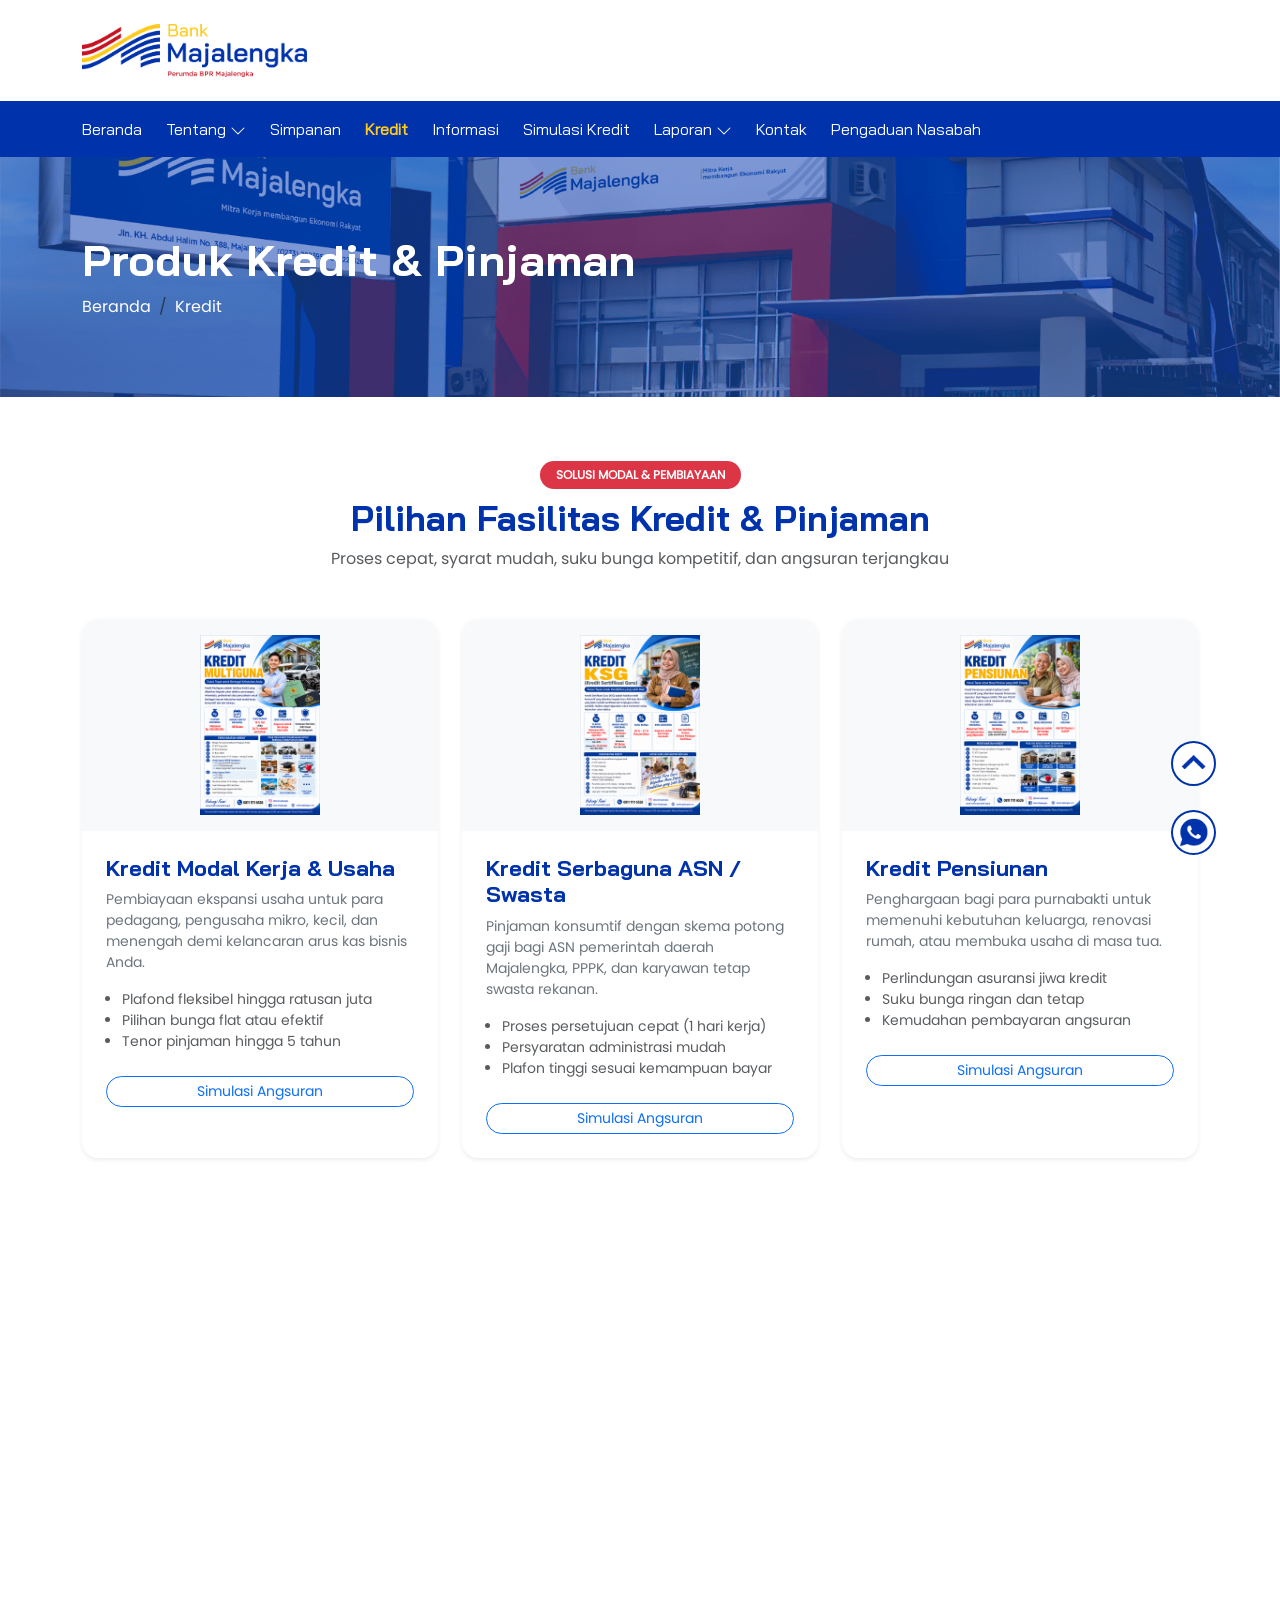
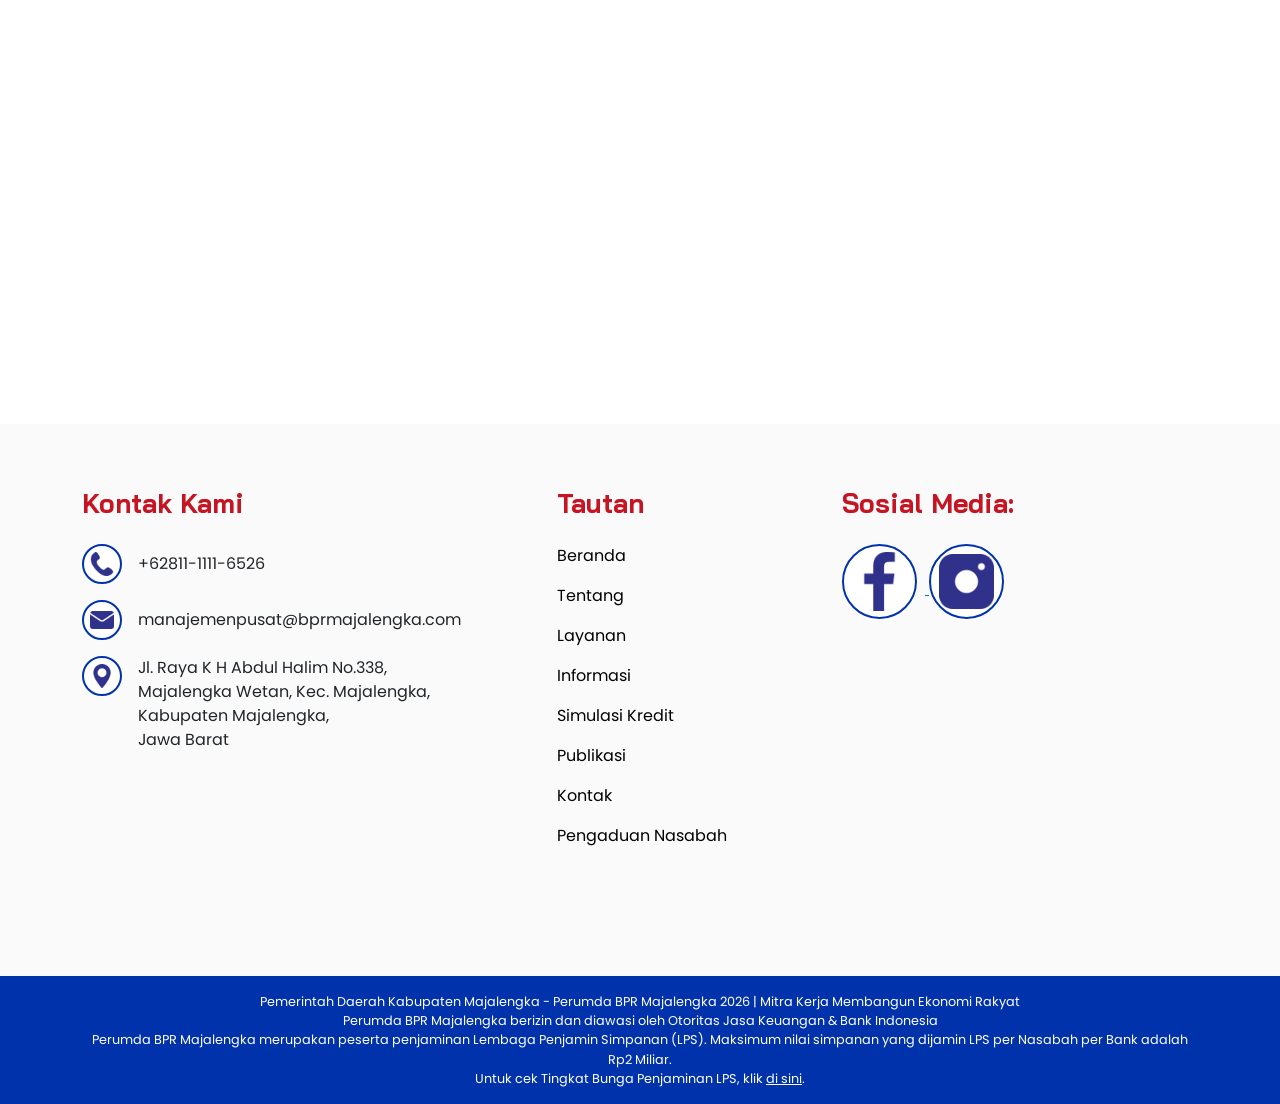
<file: pages/kredit.html>
<!doctype html>
<html lang="id">
<head>
    <!-- Required meta tags -->
    <meta charset="utf-8">
    <meta name="viewport" content="width=device-width, initial-scale=1, shrink-to-fit=no">

    <link rel="icon" type="image/x-icon" href="../favicon.ico">

    <!-- Bootstrap CSS -->
    <link rel="stylesheet" href="../assets/css/bootstrap.min.css">

    <!-- Import custom stylesheet -->
    <link rel="stylesheet" href="../assets/css/website.css">

    <!-- Import AOS -->
    <link rel="stylesheet" href="../assets/css/aos.css">

    <!-- Slick CSS -->
    <link rel="stylesheet" type="text/css" href="../assets/css/slick.css">
    <link rel="stylesheet" type="text/css" href="../assets/css/slick-theme.css">

    <title>Produk Kredit & Pembiayaan - Bank Majalengka</title>
</head>
<body>
    <div id="app">
        <!-- Topbar Container -->
        <div class="container" id="top">
            <div class="row py-4">
                <div class="col-6">
                    <a href="../index.html">
                        <img class="logo-bank" src="../assets/img/Logo-Bank-Majalengka.png" alt="logo-bank-majalengka.png">
                    </a>
                </div>
            </div>
        </div>

        <!-- Main Navigation Bar -->
        <div class="bg-blue">
            <nav class="container navbar navbar-expand-lg navbar-expand-md">
                <div class="container-fluid">
                    <div class="hidden-md text-white">
                        <p class="menu-title-hidden mb-0">Beranda</p>
                        <p class="menu-title-hidden mb-0">Sejarah</p>
                        <p class="menu-title-hidden mb-0">Visi & Misi</p>
                        <p class="menu-title-hidden mb-0">Dewan Direktur</p>
                        <p class="menu-title-hidden mb-0">Logo & Arti Logo</p>
                        <p class="menu-title-hidden mb-0">Simpanan</p>
                        <p class="menu-title-hidden mb-0 menu-title-show">Kredit</p>
                        <p class="menu-title-hidden mb-0">Informasi</p>
                        <p class="menu-title-hidden mb-0">Simulasi Kredit</p>
                        <p class="menu-title-hidden mb-0">Laporan Publikasi</p>
                        <p class="menu-title-hidden mb-0">Laporan Tahunan</p>
                        <p class="menu-title-hidden mb-0">Laporan Tata Kelola</p>
                        <p class="menu-title-hidden mb-0">Kontak</p>
                        <p class="menu-title-hidden mb-0">Pengaduan Nasabah</p>
                    </div>
                    <button class="navbar-toggler btn-hamburg ms-auto" type="button" data-bs-toggle="collapse" data-bs-target="#navbarNav" aria-controls="navbarNav"
                        aria-expanded="false" aria-label="Toggle navigation">
                        <svg xmlns="http://www.w3.org/2000/svg" width="20" height="20" fill="white" class="bi bi-grid-3x3-gap-fill align-top"
                            viewBox="0 0 16 16">
                            <path
                                d="M1 2a1 1 0 0 1 1-1h2a1 1 0 0 1 1 1v2a1 1 0 0 1-1 1H2a1 1 0 0 1-1-1V2zm5 0a1 1 0 0 1 1-1h2a1 1 0 0 1 1 1v2a1 1 0 0 1-1 1H7a1 1 0 0 1-1-1V2zm5 0a1 1 0 0 1 1-1h2a1 1 0 0 1 1 1v2a1 1 0 0 1-1 1h-2a1 1 0 0 1-1-1V2zM1 7a1 1 0 0 1 1-1h2a1 1 0 0 1 1 1v2a1 1 0 0 1-1 1H2a1 1 0 0 1-1-1V7zm5 0a1 1 0 0 1 1-1h2a1 1 0 0 1 1 1v2a1 1 0 0 1-1 1H7a1 1 0 0 1-1-1V7zm5 0a1 1 0 0 1 1-1h2a1 1 0 0 1 1 1v2a1 1 0 0 1-1 1h-2a1 1 0 0 1-1-1V7zM1 12a1 1 0 0 1 1-1h2a1 1 0 0 1 1 1v2a1 1 0 0 1-1 1H2a1 1 0 0 1-1-1v-2zm5 0a1 1 0 0 1 1-1h2a1 1 0 0 1 1 1v2a1 1 0 0 1-1 1H7a1 1 0 0 1-1-1v-2zm5 0a1 1 0 0 1 1-1h2a1 1 0 0 1 1 1v2a1 1 0 0 1-1 1h-2a1 1 0 0 1-1-1v-2z" />
                        </svg>
                    </button>
                    <div class="collapse navbar-collapse align-items-center" id="navbarNav">
                        <ul class="navbar-nav">
                            <li class="nav-item d-md-none d-lg-block">
                                <a class="nav-link ps-0 pe-4 pe-md-3 pe-lg-4 menu" href="../index.html">Beranda</a>
                            </li>
                            <li class="nav-item dropdown">
                                <button class="btn btn-link py-2 ps-0 pe-4 pe-md-3 pe-lg-4 menu m-0" type="button" data-bs-toggle="dropdown" aria-expanded="false">
                                    Tentang
                                    <svg xmlns="http://www.w3.org/2000/svg" width="16" height="16" fill="currentColor" class="bi bi-chevron-down fw-bold"
                                        viewBox="0 0 16 16">
                                        <path fill-rule="evenodd"
                                            d="M1.646 4.646a.5.5 0 0 1 .708 0L8 10.293l5.646-5.647a.5.5 0 0 1 .708.708l-6 6a.5.5 0 0 1-.708 0l-6-6a.5.5 0 0 1 0-.708z" />
                                    </svg>
                                </button>
                                <ul class="dropdown-menu bg-blue dropdown-bpr">
                                    <li><a class="menu p-3" href="tentang/sejarah.html">Sejarah</a>
                                        <hr class="mx-3 my-2 border-white" style="opacity: 0.75;">
                                    </li>
                                    <li><a class="menu p-3" href="tentang/visi-misi.html">Visi & Misi</a>
                                        <hr class="mx-3 my-2 border-white" style="opacity: 0.75;">
                                    </li>
                                    <li><a class="menu p-3" href="tentang/dewan-direktur.html">Dewan Direktur</a>
                                        <hr class="mx-3 my-2 border-white" style="opacity: 0.75;">
                                    </li>
                                    <li><a class="menu p-3" href="tentang/arti-logo.html">Logo & Arti Logo</a></li>
                                </ul>
                            </li>
                            <li class="nav-item">
                                <a class="nav-link ps-0 pe-4 pe-md-3 pe-lg-4 menu" href="simpanan.html">Simpanan</a>
                            </li>
                            <li class="nav-item">
                                <a class="nav-link ps-0 pe-4 pe-md-3 pe-lg-4 menu menu-active" href="kredit.html">Kredit</a>
                            </li>
                            <li class="nav-item">
                                <a class="nav-link ps-0 pe-4 pe-md-3 pe-lg-4 menu" href="informasi.html">Informasi</a>
                            </li>
                            <li class="nav-item">
                                <a class="nav-link ps-0 pe-4 pe-md-3 pe-lg-4 menu" href="simulasi-kredit.html">Simulasi Kredit</a>
                            </li>
                            <li class="nav-item dropdown">
                                <button class="btn btn-link py-2 ps-0 pe-4 pe-md-3 pe-lg-4 menu m-0" type="button" data-bs-toggle="dropdown" aria-expanded="false">
                                    Laporan
                                    <svg xmlns="http://www.w3.org/2000/svg" width="16" height="16" fill="currentColor" class="bi bi-chevron-down fw-bold"
                                        viewBox="0 0 16 16">
                                        <path fill-rule="evenodd"
                                            d="M1.646 4.646a.5.5 0 0 1 .708 0L8 10.293l5.646-5.647a.5.5 0 0 1 .708.708l-6 6a.5.5 0 0 1-.708 0l-6-6a.5.5 0 0 1 0-.708z" />
                                    </svg>
                                </button>
                                <ul class="dropdown-menu bg-blue dropdown-bpr" style="--bs-dropdown-min-width: 12rem;">
                                    <li><a class="menu p-3" href="../index.html#laporan-publikasi">Laporan Publikasi</a>
                                        <hr class="mx-3 my-2 border-white" style="opacity: 0.75;">
                                    </li>
                                    <li><a class="menu p-3" href="../index.html#laporan-tahunan">Laporan Tahunan</a>
                                        <hr class="mx-3 my-2 border-white" style="opacity: 0.75;">
                                    </li>
                                    <li><a class="menu p-3" href="../index.html#laporan-tata-kelola">Laporan Tata Kelola</a>
                                        <hr class="mx-3 my-2 border-white" style="opacity: 0.75;">
                                    </li>
                                    <li><a class="menu p-3" href="../index.html#piagam-audit-internal">Piagam Audit Internal</a>
                                        <hr class="mx-3 my-2 border-white" style="opacity: 0.75;">
                                    </li>
                                    <li><a class="menu p-3" href="../index.html#rakb">Laporan RAKB</a></li>
                                </ul>
                            </li>
                            <li class="nav-item">
                                <a class="nav-link ps-0 pe-4 pe-md-3 pe-lg-4 menu" href="kontak.html">Kontak</a>
                            </li>
                            <li class="nav-item">
                                <a class="nav-link ps-0 pe-4 pe-md-3 pe-lg-4 menu" href="pengaduan-nasabah.html">Pengaduan Nasabah</a>
                            </li>
                        </ul>
                    </div>
                </div>
            </nav>
        </div>

        <!-- Banner Header -->
        <div class="header-main">
            <div class="overlay-header d-flex align-items-center">
                <div class="container text-white">
                    <h1 class="fw-bold mb-2">Produk Kredit & Pinjaman</h1>
                    <nav aria-label="breadcrumb">
                        <ol class="breadcrumb mb-0">
                            <li class="breadcrumb-item"><a href="../index.html" class="link-white">Beranda</a></li>
                            <li class="breadcrumb-item active text-white" aria-current="page">Kredit</li>
                        </ol>
                    </nav>
                </div>
            </div>
        </div>

        <main id="main">
            <div class="container py-5 my-3">
                <div class="text-center mb-5" data-aos="fade-up">
                    <span class="badge bg-danger px-3 py-2 rounded-pill fw-bold mb-2">SOLUSI MODAL & PEMBIAYAAN</span>
                    <h2 class="color-blue fw-bold">Pilihan Fasilitas Kredit & Pinjaman</h2>
                    <p class="text-muted">Proses cepat, syarat mudah, suku bunga kompetitif, dan angsuran terjangkau</p>
                </div>

                <div class="row g-4">
                    <!-- Kredit Modal Usaha / UMKM -->
                    <div class="col-12 col-md-6 col-lg-4" data-aos="fade-up" data-aos-delay="100">
                        <div class="card h-100 border-0 shadow-sm rounded-4 overflow-hidden">
                            <div class="p-3 text-center bg-light">
                                <img src="../assets/img/produk/multiguna.png" alt="Kredit Modal Kerja UMKM" class="img-fluid" style="max-height: 180px; object-fit: contain;">
                            </div>
                            <div class="card-body p-4">
                                <h5 class="fw-bold color-blue">Kredit Modal Kerja & Usaha</h5>
                                <p class="text-secondary small">
                                    Pembiayaan ekspansi usaha untuk para pedagang, pengusaha mikro, kecil, dan menengah demi kelancaran arus kas bisnis Anda.
                                </p>
                                <ul class="small text-muted ps-3">
                                    <li>Plafond fleksibel hingga ratusan juta</li>
                                    <li>Pilihan bunga flat atau efektif</li>
                                    <li>Tenor pinjaman hingga 5 tahun</li>
                                </ul>
                                <a href="simulasi-kredit.html" class="btn btn-outline-primary btn-sm rounded-pill w-100 mt-2">Simulasi Angsuran</a>
                            </div>
                        </div>
                    </div>

                    <!-- Kredit Multiguna ASN & Pegawai -->
                    <div class="col-12 col-md-6 col-lg-4" data-aos="fade-up" data-aos-delay="200">
                        <div class="card h-100 border-0 shadow-sm rounded-4 overflow-hidden">
                            <div class="p-3 text-center bg-light">
                                <img src="../assets/img/produk/KSG.png" alt="Kredit Serbaguna Pegawai" class="img-fluid" style="max-height: 180px; object-fit: contain;">
                            </div>
                            <div class="card-body p-4">
                                <h5 class="fw-bold color-blue">Kredit Serbaguna ASN / Swasta</h5>
                                <p class="text-secondary small">
                                    Pinjaman konsumtif dengan skema potong gaji bagi ASN pemerintah daerah Majalengka, PPPK, dan karyawan tetap swasta rekanan.
                                </p>
                                <ul class="small text-muted ps-3">
                                    <li>Proses persetujuan cepat (1 hari kerja)</li>
                                    <li>Persyaratan administrasi mudah</li>
                                    <li>Plafon tinggi sesuai kemampuan bayar</li>
                                </ul>
                                <a href="simulasi-kredit.html" class="btn btn-outline-primary btn-sm rounded-pill w-100 mt-2">Simulasi Angsuran</a>
                            </div>
                        </div>
                    </div>

                    <!-- Kredit Pensiunan -->
                    <div class="col-12 col-md-6 col-lg-4" data-aos="fade-up" data-aos-delay="300">
                        <div class="card h-100 border-0 shadow-sm rounded-4 overflow-hidden">
                            <div class="p-3 text-center bg-light">
                                <img src="../assets/img/produk/pensiunan.png" alt="Kredit Pensiunan" class="img-fluid" style="max-height: 180px; object-fit: contain;">
                            </div>
                            <div class="card-body p-4">
                                <h5 class="fw-bold color-blue">Kredit Pensiunan</h5>
                                <p class="text-secondary small">
                                    Penghargaan bagi para purnabakti untuk memenuhi kebutuhan keluarga, renovasi rumah, atau membuka usaha di masa tua.
                                </p>
                                <ul class="small text-muted ps-3">
                                    <li>Perlindungan asuransi jiwa kredit</li>
                                    <li>Suku bunga ringan dan tetap</li>
                                    <li>Kemudahan pembayaran angsuran</li>
                                </ul>
                                <a href="simulasi-kredit.html" class="btn btn-outline-primary btn-sm rounded-pill w-100 mt-2">Simulasi Angsuran</a>
                            </div>
                        </div>
                    </div>

                    <!-- Kredit Pertanian & Perkebunan -->
                    <div class="col-12 col-md-6 col-lg-4" data-aos="fade-up" data-aos-delay="400">
                        <div class="card h-100 border-0 shadow-sm rounded-4 overflow-hidden">
                            <div class="p-3 text-center bg-light">
                                <img src="../assets/img/produk/KAN.png" alt="Kredit Sektor Pertanian" class="img-fluid" style="max-height: 180px; object-fit: contain;">
                            </div>
                            <div class="card-body p-4">
                                <h5 class="fw-bold color-blue">Kredit Musiman / Pertanian</h5>
                                <p class="text-secondary small">
                                    Dirancang khusus bagi para petani dan peternak di wilayah Majalengka dengan pola pembayaran fleksibel menyesuaikan siklus panen.
                                </p>
                                <ul class="small text-muted ps-3">
                                    <li>Skema angsuran berkala pasca-panen</li>
                                    <li>Dukungan pupuk & bibit unggul</li>
                                    <li>Bunga bersahabat untuk petani</li>
                                </ul>
                                <a href="simulasi-kredit.html" class="btn btn-outline-primary btn-sm rounded-pill w-100 mt-2">Simulasi Angsuran</a>
                            </div>
                        </div>
                    </div>

                    <!-- Kredit Kendaraan & Investasi -->
                    <div class="col-12 col-md-6 col-lg-4" data-aos="fade-up" data-aos-delay="500">
                        <div class="card h-100 border-0 shadow-sm rounded-4 overflow-hidden">
                            <div class="p-3 text-center bg-light">
                                <img src="../assets/img/produk/KAPESTA.png" alt="Kredit Investasi Kendaraan" class="img-fluid" style="max-height: 180px; object-fit: contain;">
                            </div>
                            <div class="card-body p-4">
                                <h5 class="fw-bold color-blue">Kredit Kendaraan & Alat Usaha</h5>
                                <p class="text-secondary small">
                                    Fasilitas kepemilikan kendaraan operasional atau armada niaga baru maupun bekas dengan uang muka ringan.
                                </p>
                                <ul class="small text-muted ps-3">
                                    <li>DP ringan & bunga kompetitif</li>
                                    <li>Jaringan dealer terpercaya</li>
                                    <li>Asuransi komprehensif</li>
                                </ul>
                                <a href="simulasi-kredit.html" class="btn btn-outline-primary btn-sm rounded-pill w-100 mt-2">Simulasi Angsuran</a>
                            </div>
                        </div>
                    </div>

                    <!-- Kredit Renovasi & KPR Lokal -->
                    <div class="col-12 col-md-6 col-lg-4" data-aos="fade-up" data-aos-delay="600">
                        <div class="card h-100 border-0 shadow-sm rounded-4 overflow-hidden">
                            <div class="p-3 text-center bg-light">
                                <img src="../assets/img/produk/perak.png" alt="Kredit Renovasi Rumah" class="img-fluid" style="max-height: 180px; object-fit: contain;">
                            </div>
                            <div class="card-body p-4">
                                <h5 class="fw-bold color-blue">Kredit Perumahan & Renovasi</h5>
                                <p class="text-secondary small">
                                    Wujudkan hunian idaman keluarga Majalengka dengan pinjaman renovasi bangunan atau pembelian rumah tinggal.
                                </p>
                                <ul class="small text-muted ps-3">
                                    <li>Jangka waktu hingga 10 tahun</li>
                                    <li>Proses agunan aman dan transparan</li>
                                    <li>Bunga kompetitif</li>
                                </ul>
                                <a href="simulasi-kredit.html" class="btn btn-outline-primary btn-sm rounded-pill w-100 mt-2">Simulasi Angsuran</a>
                            </div>
                        </div>
                    </div>
                </div>

                <!-- CTA Hitung Simulasi -->
                <div class="row mt-5 pt-4" data-aos="fade-up">
                    <div class="col-12">
                        <div class="p-4 p-md-5 bg-blue text-white rounded-4 shadow d-flex flex-column flex-md-row justify-content-between align-items-center">
                            <div>
                                <h3 class="fw-bold text-warning mb-2">Ingin Tahu Estimasi Angsuran Bulanan?</h3>
                                <p class="mb-md-0 text-light">Gunakan kalkulator simulasi kredit online kami untuk menghitung angsuran pokok dan bunga secara instan.</p>
                            </div>
                            <a href="simulasi-kredit.html" class="btn btn-warning text-dark fw-bold px-4 py-3 rounded-pill mt-3 mt-md-0">Buka Kalkulator Simulasi</a>
                        </div>
                    </div>
                </div>
            </div>
        </main>

        <!-- Floating Buttons: Back to top and WhatsApp -->
        <div class="floating-btn">
            <a class="mb-3" href="#" id="btn-back-to-top" rel="noreferrer noopener" aria-label="Kembali ke atas">
                <img class="icon-circle" src="../assets/img/chevron-top.png" alt="chevron-top.png" width="45">
            </a>
            <br>
            <br>
            <a class="mb-3" href="https://wa.me/6281122332600" target="_blank" rel="noreferrer noopener" aria-label="Hubungi WhatsApp">
                <img class="icon-circle" src="../assets/img/whatsapp.png" alt="whatsapp.png" width="45">
            </a>
        </div>

        <!-- Footer Area -->
        <div class="bg-footer py-5">
            <div class="container py-3">
                <div class="row">
                    <div class="col-12 col-md-8 col-lg-5 mb-5">
                        <h4 class="mb-4 color-red">Kontak Kami</h4>
                        <div class="d-flex align-items-center mb-3">
                            <img class="icon-circle me-3" width="40" src="../assets/img/phone-receiver-silhouette.png" alt="phone.png">
                            +62811-1111-6526
                        </div>
                        <div class="d-flex align-items-center mb-3">
                            <img class="icon-circle me-3" width="40" src="../assets/img/email.png" alt="email.png">
                            <span class="text-break">manajemenpusat@bprmajalengka.com</span>
                        </div>
                        <div class="d-flex mb-3">
                            <img class="icon-circle me-3" width="40" src="../assets/img/maps-and-flags.png" alt="map.png">
                            Jl. Raya K H Abdul Halim No.338,<br> Majalengka Wetan, Kec. Majalengka,<br> Kabupaten Majalengka,<br> Jawa Barat
                        </div>
                    </div>
                    <div class="col-12 col-md-4 col-lg-3 mb-5">
                        <h4 class="mb-4 color-red">Tautan</h4>
                        <a class="menu-footer mb-3" href="../index.html">Beranda</a>
                        <a class="menu-footer mb-3" href="tentang/sejarah.html">Tentang</a>
                        <a class="menu-footer mb-3" href="simpanan.html">Layanan</a>
                        <a class="menu-footer mb-3" href="informasi.html">Informasi</a>
                        <a class="menu-footer mb-3" href="simulasi-kredit.html">Simulasi Kredit</a>
                        <a class="menu-footer mb-3" href="../index.html#laporan-publikasi">Publikasi</a>
                        <a class="menu-footer mb-3" href="kontak.html">Kontak</a>
                        <a class="menu-footer mb-3" href="pengaduan-nasabah.html">Pengaduan Nasabah</a>
                    </div>
                    <div class="col-12 col-md-6 col-lg-4 mb-5">
                        <h4 class="mb-4 color-red">Sosial Media:</h4>
                        <a href="https://www.facebook.com/bank.majalengka?mibextid=ZbWKwL" target="_blank" rel="noreferrer noopener" aria-label="Facebook Bank Majalengka">
                            <img class="logo-footer icon-circle me-2" src="../assets/img/facebook-app-symbol.png" alt="facebook.png" width="20">
                        </a>
                        <a href="https://instagram.com/bankmajalengka?igshid=MzNlNGNkZWQ4Mg==" target="_blank" rel="noreferrer noopener" aria-label="Instagram Bank Majalengka">
                            <img class="logo-footer icon-circle p-2 me-2" src="../assets/img/instagram.png" alt="instagram.png" width="20">
                        </a>
                    </div>
                </div>
            </div>
        </div>
        <div class="bg-blue">
            <div class="container text-center text-white py-3 font-copyright">
                Pemerintah Daerah Kabupaten Majalengka - Perumda BPR Majalengka <span id="copyright">2026</span> | Mitra Kerja Membangun Ekonomi Rakyat<br>
                Perumda BPR Majalengka berizin dan diawasi oleh Otoritas Jasa Keuangan &amp; Bank Indonesia <br>
                Perumda BPR Majalengka merupakan peserta penjaminan Lembaga Penjamin Simpanan (LPS). Maksimum nilai simpanan yang dijamin LPS per Nasabah per Bank adalah Rp2 Miliar. <br>
                Untuk cek Tingkat Bunga Penjaminan LPS, klik <a class="text-white" href="informasi.html" target="_blank" rel="noreferrer noopener">di sini</a>.<br>
            </div>
        </div>
    </div>

    <!-- Scripts: jQuery, Popper/Bootstrap bundle, Slick, AOS, Main -->
    <script src="../assets/js/jquery-3.7.0.min.js"></script>
    <script src="../assets/js/bootstrap.bundle.min.js"></script>
    <script src="../assets/js/slick.min.js"></script>
    <script src="../assets/js/aos.js"></script>
    <script src="../assets/js/fslightbox.js"></script>
    <script src="../assets/js/main.js"></script>
</body>
</html>
</file>
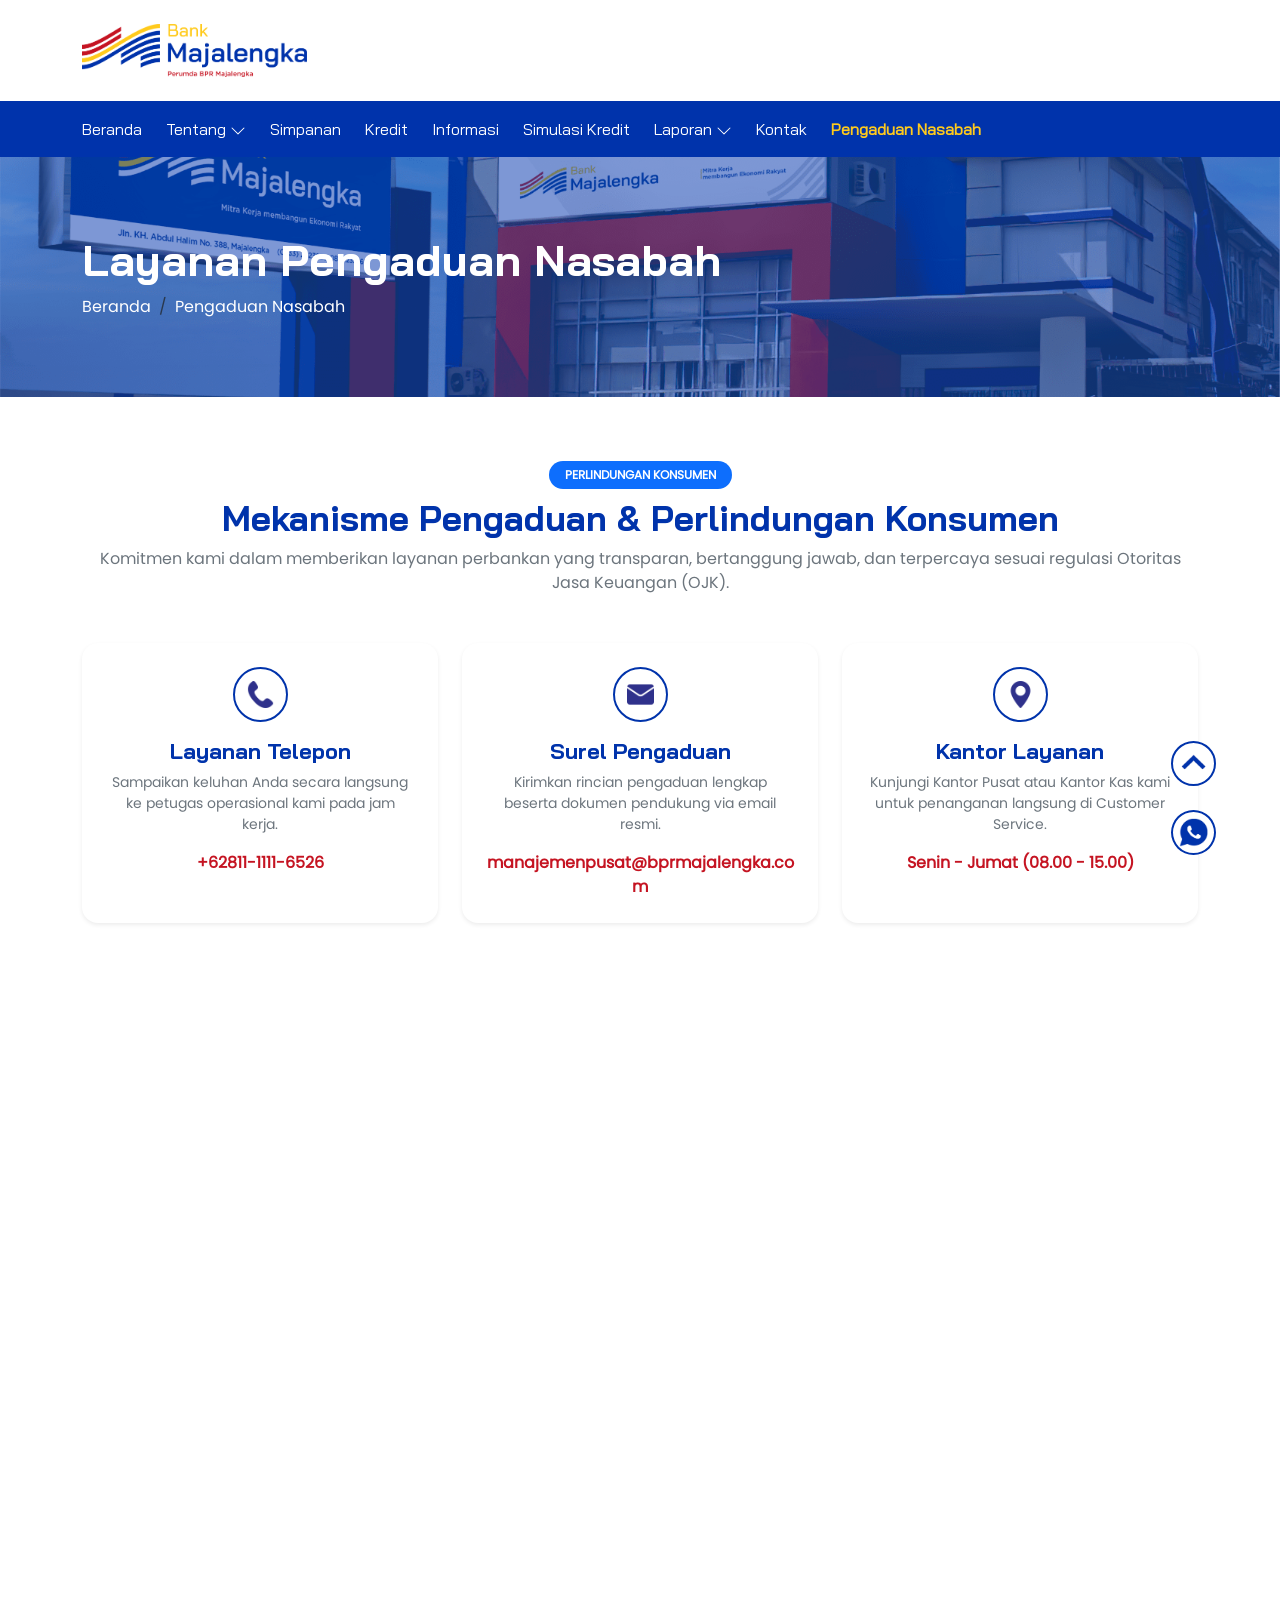
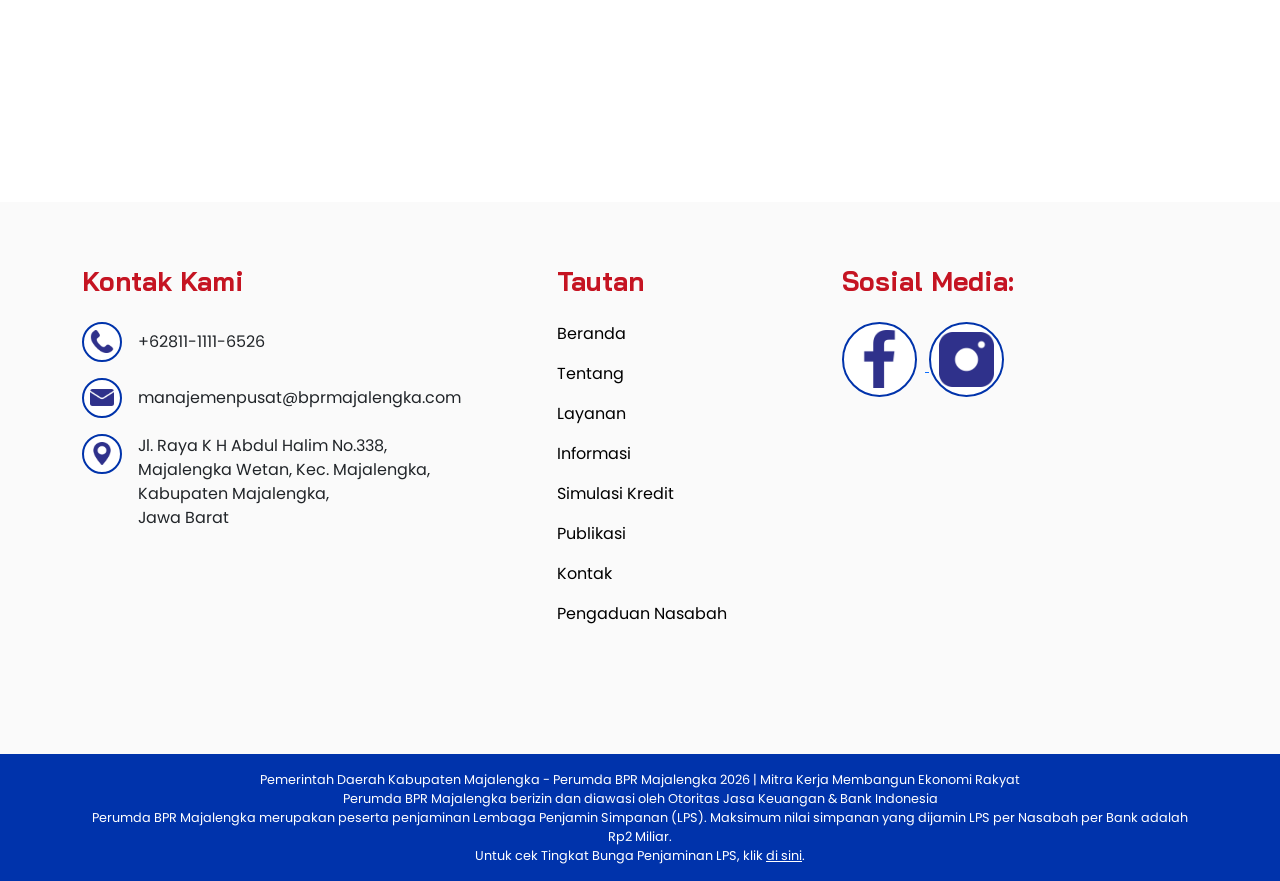
<file: pages/pengaduan-nasabah.html>
<!doctype html>
<html lang="id">
<head>
    <!-- Required meta tags -->
    <meta charset="utf-8">
    <meta name="viewport" content="width=device-width, initial-scale=1, shrink-to-fit=no">

    <link rel="icon" type="image/x-icon" href="../favicon.ico">

    <!-- Bootstrap CSS -->
    <link rel="stylesheet" href="../assets/css/bootstrap.min.css">

    <!-- Import custom stylesheet -->
    <link rel="stylesheet" href="../assets/css/website.css">

    <!-- Import AOS -->
    <link rel="stylesheet" href="../assets/css/aos.css">

    <!-- Slick CSS -->
    <link rel="stylesheet" type="text/css" href="../assets/css/slick.css">
    <link rel="stylesheet" type="text/css" href="../assets/css/slick-theme.css">

    <title>Pengaduan Nasabah - Bank Majalengka</title>
</head>
<body>
    <div id="app">
        <!-- Topbar Container -->
        <div class="container" id="top">
            <div class="row py-4">
                <div class="col-6">
                    <a href="../index.html">
                        <img class="logo-bank" src="../assets/img/Logo-Bank-Majalengka.png" alt="logo-bank-majalengka.png">
                    </a>
                </div>
            </div>
        </div>

        <!-- Main Navigation Bar -->
        <div class="bg-blue">
            <nav class="container navbar navbar-expand-lg navbar-expand-md">
                <div class="container-fluid">
                    <div class="hidden-md text-white">
                        <p class="menu-title-hidden mb-0">Beranda</p>
                        <p class="menu-title-hidden mb-0">Sejarah</p>
                        <p class="menu-title-hidden mb-0">Visi & Misi</p>
                        <p class="menu-title-hidden mb-0">Dewan Direktur</p>
                        <p class="menu-title-hidden mb-0">Logo & Arti Logo</p>
                        <p class="menu-title-hidden mb-0">Simpanan</p>
                        <p class="menu-title-hidden mb-0">Kredit</p>
                        <p class="menu-title-hidden mb-0">Informasi</p>
                        <p class="menu-title-hidden mb-0">Simulasi Kredit</p>
                        <p class="menu-title-hidden mb-0">Laporan Publikasi</p>
                        <p class="menu-title-hidden mb-0">Laporan Tahunan</p>
                        <p class="menu-title-hidden mb-0">Laporan Tata Kelola</p>
                        <p class="menu-title-hidden mb-0">Kontak</p>
                        <p class="menu-title-hidden mb-0 menu-title-show">Pengaduan Nasabah</p>
                    </div>
                    <button class="navbar-toggler btn-hamburg ms-auto" type="button" data-bs-toggle="collapse" data-bs-target="#navbarNav" aria-controls="navbarNav"
                        aria-expanded="false" aria-label="Toggle navigation">
                        <svg xmlns="http://www.w3.org/2000/svg" width="20" height="20" fill="white" class="bi bi-grid-3x3-gap-fill align-top"
                            viewBox="0 0 16 16">
                            <path
                                d="M1 2a1 1 0 0 1 1-1h2a1 1 0 0 1 1 1v2a1 1 0 0 1-1 1H2a1 1 0 0 1-1-1V2zm5 0a1 1 0 0 1 1-1h2a1 1 0 0 1 1 1v2a1 1 0 0 1-1 1H7a1 1 0 0 1-1-1V2zm5 0a1 1 0 0 1 1-1h2a1 1 0 0 1 1 1v2a1 1 0 0 1-1 1h-2a1 1 0 0 1-1-1V2zM1 7a1 1 0 0 1 1-1h2a1 1 0 0 1 1 1v2a1 1 0 0 1-1 1H2a1 1 0 0 1-1-1V7zm5 0a1 1 0 0 1 1-1h2a1 1 0 0 1 1 1v2a1 1 0 0 1-1 1H7a1 1 0 0 1-1-1V7zm5 0a1 1 0 0 1 1-1h2a1 1 0 0 1 1 1v2a1 1 0 0 1-1 1h-2a1 1 0 0 1-1-1V7zM1 12a1 1 0 0 1 1-1h2a1 1 0 0 1 1 1v2a1 1 0 0 1-1 1H2a1 1 0 0 1-1-1v-2zm5 0a1 1 0 0 1 1-1h2a1 1 0 0 1 1 1v2a1 1 0 0 1-1 1H7a1 1 0 0 1-1-1v-2zm5 0a1 1 0 0 1 1-1h2a1 1 0 0 1 1 1v2a1 1 0 0 1-1 1h-2a1 1 0 0 1-1-1v-2z" />
                        </svg>
                    </button>
                    <div class="collapse navbar-collapse align-items-center" id="navbarNav">
                        <ul class="navbar-nav">
                            <li class="nav-item d-md-none d-lg-block">
                                <a class="nav-link ps-0 pe-4 pe-md-3 pe-lg-4 menu" href="../index.html">Beranda</a>
                            </li>
                            <li class="nav-item dropdown">
                                <button class="btn btn-link py-2 ps-0 pe-4 pe-md-3 pe-lg-4 menu m-0" type="button" data-bs-toggle="dropdown" aria-expanded="false">
                                    Tentang
                                    <svg xmlns="http://www.w3.org/2000/svg" width="16" height="16" fill="currentColor" class="bi bi-chevron-down fw-bold"
                                        viewBox="0 0 16 16">
                                        <path fill-rule="evenodd"
                                            d="M1.646 4.646a.5.5 0 0 1 .708 0L8 10.293l5.646-5.647a.5.5 0 0 1 .708.708l-6 6a.5.5 0 0 1-.708 0l-6-6a.5.5 0 0 1 0-.708z" />
                                    </svg>
                                </button>
                                <ul class="dropdown-menu bg-blue dropdown-bpr">
                                    <li><a class="menu p-3" href="tentang/sejarah.html">Sejarah</a>
                                        <hr class="mx-3 my-2 border-white" style="opacity: 0.75;">
                                    </li>
                                    <li><a class="menu p-3" href="tentang/visi-misi.html">Visi & Misi</a>
                                        <hr class="mx-3 my-2 border-white" style="opacity: 0.75;">
                                    </li>
                                    <li><a class="menu p-3" href="tentang/dewan-direktur.html">Dewan Direktur</a>
                                        <hr class="mx-3 my-2 border-white" style="opacity: 0.75;">
                                    </li>
                                    <li><a class="menu p-3" href="tentang/arti-logo.html">Logo & Arti Logo</a></li>
                                </ul>
                            </li>
                            <li class="nav-item">
                                <a class="nav-link ps-0 pe-4 pe-md-3 pe-lg-4 menu" href="simpanan.html">Simpanan</a>
                            </li>
                            <li class="nav-item">
                                <a class="nav-link ps-0 pe-4 pe-md-3 pe-lg-4 menu" href="kredit.html">Kredit</a>
                            </li>
                            <li class="nav-item">
                                <a class="nav-link ps-0 pe-4 pe-md-3 pe-lg-4 menu" href="informasi.html">Informasi</a>
                            </li>
                            <li class="nav-item">
                                <a class="nav-link ps-0 pe-4 pe-md-3 pe-lg-4 menu" href="simulasi-kredit.html">Simulasi Kredit</a>
                            </li>
                            <li class="nav-item dropdown">
                                <button class="btn btn-link py-2 ps-0 pe-4 pe-md-3 pe-lg-4 menu m-0" type="button" data-bs-toggle="dropdown" aria-expanded="false">
                                    Laporan
                                    <svg xmlns="http://www.w3.org/2000/svg" width="16" height="16" fill="currentColor" class="bi bi-chevron-down fw-bold"
                                        viewBox="0 0 16 16">
                                        <path fill-rule="evenodd"
                                            d="M1.646 4.646a.5.5 0 0 1 .708 0L8 10.293l5.646-5.647a.5.5 0 0 1 .708.708l-6 6a.5.5 0 0 1-.708 0l-6-6a.5.5 0 0 1 0-.708z" />
                                    </svg>
                                </button>
                                <ul class="dropdown-menu bg-blue dropdown-bpr" style="--bs-dropdown-min-width: 12rem;">
                                    <li><a class="menu p-3" href="../index.html#laporan-publikasi">Laporan Publikasi</a>
                                        <hr class="mx-3 my-2 border-white" style="opacity: 0.75;">
                                    </li>
                                    <li><a class="menu p-3" href="../index.html#laporan-tahunan">Laporan Tahunan</a>
                                        <hr class="mx-3 my-2 border-white" style="opacity: 0.75;">
                                    </li>
                                    <li><a class="menu p-3" href="../index.html#laporan-tata-kelola">Laporan Tata Kelola</a>
                                        <hr class="mx-3 my-2 border-white" style="opacity: 0.75;">
                                    </li>
                                    <li><a class="menu p-3" href="../index.html#piagam-audit-internal">Piagam Audit Internal</a>
                                        <hr class="mx-3 my-2 border-white" style="opacity: 0.75;">
                                    </li>
                                    <li><a class="menu p-3" href="../index.html#rakb">Laporan RAKB</a></li>
                                </ul>
                            </li>
                            <li class="nav-item">
                                <a class="nav-link ps-0 pe-4 pe-md-3 pe-lg-4 menu" href="kontak.html">Kontak</a>
                            </li>
                            <li class="nav-item">
                                <a class="nav-link ps-0 pe-4 pe-md-3 pe-lg-4 menu menu-active" href="pengaduan-nasabah.html">Pengaduan Nasabah</a>
                            </li>
                        </ul>
                    </div>
                </div>
            </nav>
        </div>

        <!-- Banner Header -->
        <div class="header-main">
            <div class="overlay-header d-flex align-items-center">
                <div class="container text-white">
                    <h1 class="fw-bold mb-2">Layanan Pengaduan Nasabah</h1>
                    <nav aria-label="breadcrumb">
                        <ol class="breadcrumb mb-0">
                            <li class="breadcrumb-item"><a href="../index.html" class="link-white">Beranda</a></li>
                            <li class="breadcrumb-item active text-white" aria-current="page">Pengaduan Nasabah</li>
                        </ol>
                    </nav>
                </div>
            </div>
        </div>

        <!-- Main Content -->
        <main id="main">
            <div class="container py-5 my-3">
                <div class="text-center mb-5" data-aos="fade-up">
                    <span class="badge bg-primary px-3 py-2 rounded-pill fw-bold mb-2">PERLINDUNGAN KONSUMEN</span>
                    <h2 class="fw-bold color-blue">Mekanisme Pengaduan & Perlindungan Konsumen</h2>
                    <p class="text-secondary max-w-700 mx-auto">
                        Komitmen kami dalam memberikan layanan perbankan yang transparan, bertanggung jawab, dan terpercaya sesuai regulasi Otoritas Jasa Keuangan (OJK).
                    </p>
                </div>

                <!-- Info Cards -->
                <div class="row g-4 mb-5">
                    <div class="col-12 col-md-4" data-aos="fade-up" data-aos-delay="100">
                        <div class="card h-100 border-0 shadow-sm p-4 rounded-4 text-center">
                            <img src="../assets/img/phone-receiver-silhouette.png" alt="Telepon" class="icon-circle mx-auto mb-3" style="width: 55px; height: 55px; padding: 0.75rem;">
                            <h5 class="fw-bold color-blue mb-2">Layanan Telepon</h5>
                            <p class="text-secondary small mb-3">Sampaikan keluhan Anda secara langsung ke petugas operasional kami pada jam kerja.</p>
                            <p class="fw-bold color-red mb-0">+62811-1111-6526</p>
                        </div>
                    </div>

                    <div class="col-12 col-md-4" data-aos="fade-up" data-aos-delay="200">
                        <div class="card h-100 border-0 shadow-sm p-4 rounded-4 text-center">
                            <img src="../assets/img/email.png" alt="Email" class="icon-circle mx-auto mb-3" style="width: 55px; height: 55px; padding: 0.75rem;">
                            <h5 class="fw-bold color-blue mb-2">Surel Pengaduan</h5>
                            <p class="text-secondary small mb-3">Kirimkan rincian pengaduan lengkap beserta dokumen pendukung via email resmi.</p>
                            <p class="fw-bold color-red text-break mb-0">manajemenpusat@bprmajalengka.com</p>
                        </div>
                    </div>

                    <div class="col-12 col-md-4" data-aos="fade-up" data-aos-delay="300">
                        <div class="card h-100 border-0 shadow-sm p-4 rounded-4 text-center">
                            <img src="../assets/img/maps-and-flags.png" alt="Kantor" class="icon-circle mx-auto mb-3" style="width: 55px; height: 55px; padding: 0.75rem;">
                            <h5 class="fw-bold color-blue mb-2">Kantor Layanan</h5>
                            <p class="text-secondary small mb-3">Kunjungi Kantor Pusat atau Kantor Kas kami untuk penanganan langsung di Customer Service.</p>
                            <p class="fw-bold color-red mb-0">Senin - Jumat (08.00 - 15.00)</p>
                        </div>
                    </div>
                </div>

                <!-- Formulir Pengaduan & Alur Prosedur -->
                <div class="row g-4 align-items-start">
                    <!-- Formulir Online -->
                    <div class="col-12 col-lg-7" data-aos="fade-right">
                        <div class="card border-0 shadow p-4 p-md-5 rounded-4 bg-white">
                            <div class="d-flex align-items-center mb-4">
                                <span class="badge bg-danger p-2 rounded-circle me-3">
                                    <svg xmlns="http://www.w3.org/2000/svg" width="20" height="20" fill="white" viewBox="0 0 16 16">
                                        <path d="M8 15A7 7 0 1 1 8 1a7 7 0 0 1 0 14zm0 1A8 8 0 1 0 8 0a8 8 0 0 0 0 16z"/>
                                        <path d="m8.93 6.588-2.29.287-.082.38.45.083c.294.07.352.176.288.469l-.738 3.468c-.194.897.105 1.319.808 1.319.545 0 1.178-.252 1.465-.598l.088-.416c-.2.176-.492.246-.686.246-.275 0-.375-.193-.304-.533L8.93 6.588zM9 4.5a1 1 0 1 1-2 0 1 1 0 0 1 2 0z"/>
                                    </svg>
                                </span>
                                <div>
                                    <h4 class="fw-bold color-blue mb-1">Formulir Pengaduan Online</h4>
                                    <p class="text-secondary small mb-0">Isi data identitas diri dan rincian keluhan Anda dengan akurat.</p>
                                </div>
                            </div>

                            <form id="frmPengaduan" onsubmit="event.preventDefault(); alert('Terima kasih. Laporan pengaduan Anda telah berhasil dicatat. Petugas kami akan segera menghubungi Anda.'); this.reset();">
                                <div class="mb-3">
                                    <label for="namaLengkap" class="form-label fw-semibold text-secondary">Nama Lengkap Sesuai KTP <span class="text-danger">*</span></label>
                                    <input type="text" class="form-control" id="namaLengkap" placeholder="Masukkan nama lengkap Anda" required>
                                </div>
                                <div class="row g-3 mb-3">
                                    <div class="col-12 col-md-6">
                                        <label for="noKtp" class="form-label fw-semibold text-secondary">Nomor KTP / NIK <span class="text-danger">*</span></label>
                                        <input type="text" class="form-control" id="noKtp" placeholder="3210xxxxxxxxxxxx" required>
                                    </div>
                                    <div class="col-12 col-md-6">
                                        <label for="noRekening" class="form-label fw-semibold text-secondary">Nomor Rekening (Bila Ada)</label>
                                        <input type="text" class="form-control" id="noRekening" placeholder="Nomor rekening Bank Majalengka">
                                    </div>
                                </div>
                                <div class="row g-3 mb-3">
                                    <div class="col-12 col-md-6">
                                        <label for="noTelp" class="form-label fw-semibold text-secondary">Nomor Telepon / WhatsApp <span class="text-danger">*</span></label>
                                        <input type="tel" class="form-control" id="noTelp" placeholder="08xxxxxxxxxx" required>
                                    </div>
                                    <div class="col-12 col-md-6">
                                        <label for="emailNasabah" class="form-label fw-semibold text-secondary">Alamat Email <span class="text-danger">*</span></label>
                                        <input type="email" class="form-control" id="emailNasabah" placeholder="nama@email.com" required>
                                    </div>
                                </div>
                                <div class="mb-3">
                                    <label for="kategoriPengaduan" class="form-label fw-semibold text-secondary">Kategori Layanan <span class="text-danger">*</span></label>
                                    <select class="form-select" id="kategoriPengaduan" required>
                                        <option value="" selected disabled>Pilih kategori pengaduan...</option>
                                        <option value="simpanan">Tabungan / Deposito</option>
                                        <option value="kredit">Kredit / Pinjaman</option>
                                        <option value="pelayanan">Pelayanan Petugas</option>
                                        <option value="saf">Pelanggaran Gratifikasi / Fraud (SAF)</option>
                                        <option value="lainnya">Lainnya</option>
                                    </select>
                                </div>
                                <div class="mb-4">
                                    <label for="pesanPengaduan" class="form-label fw-semibold text-secondary">Rincian Pengaduan / Keluhan <span class="text-danger">*</span></label>
                                    <textarea class="form-control" id="pesanPengaduan" rows="5" placeholder="Tuliskan kronologi dan rincian pengaduan secara jelas..." required></textarea>
                                </div>
                                <button type="submit" class="btn btn-blue w-100 py-3 fw-bold text-white rounded-3">
                                    Kirim Laporan Pengaduan
                                </button>
                            </form>
                        </div>
                    </div>

                    <!-- Alur & Syarat Pengaduan -->
                    <div class="col-12 col-lg-5" data-aos="fade-left">
                        <div class="card border-0 shadow-sm p-4 p-md-4 rounded-4 bg-light mb-4">
                            <h5 class="fw-bold color-blue mb-3">Alur Penanganan Pengaduan</h5>
                            <ol class="ps-3 text-secondary lh-lg mb-0 small">
                                <li class="mb-2"><strong>Penerimaan:</strong> Nasabah menyampaikan pengaduan melalui formulir online, kantor operasional, email, atau telepon.</li>
                                <li class="mb-2"><strong>Verifikasi:</strong> Petugas memeriksa kelengkapan identitas serta dokumen pendukung.</li>
                                <li class="mb-2"><strong>Tindak Lanjut & Investigasi:</strong> Unit kerja terkait melakukan penelusuran dan tindak lanjut internal.</li>
                                <li class="mb-0"><strong>Penyelesaian:</strong> Bank menyampaikan konfirmasi penyelesaian pengaduan kepada nasabah secara tertulis/lisan dalam kurun waktu regulasi OJK (maks. 20 hari kerja).</li>
                            </ol>
                        </div>

                        <div class="card border-0 shadow-sm p-4 rounded-4 bg-white border-start border-4 border-warning">
                            <h6 class="fw-bold color-blue mb-2">Komitmen Anti-Fraud & Gratifikasi (SAF)</h6>
                            <p class="text-secondary small mb-2">
                                Bank Majalengka menolak segala bentuk suap, gratifikasi, dan kecurangan. Laporan terkait pelanggaran etika dan gratifikasi akan dijamin kerahasiaan identitas pelapornya.
                            </p>
                            <span class="badge bg-warning text-dark px-2 py-1 small fw-semibold">Whistleblowing System Terpadu</span>
                        </div>
                    </div>
                </div>
            </div>
        </main>

        <!-- Floating Buttons: Back to top and WhatsApp -->
        <div class="floating-btn">
            <a class="mb-3" href="#" id="btn-back-to-top" rel="noreferrer noopener" aria-label="Kembali ke atas">
                <img class="icon-circle" src="../assets/img/chevron-top.png" alt="chevron-top.png" width="45">
            </a>
            <br>
            <br>
            <a class="mb-3" href="https://wa.me/6281122332600" target="_blank" rel="noreferrer noopener" aria-label="Hubungi WhatsApp">
                <img class="icon-circle" src="../assets/img/whatsapp.png" alt="whatsapp.png" width="45">
            </a>
        </div>

        <!-- Footer Area -->
        <div class="bg-footer py-5">
            <div class="container py-3">
                <div class="row">
                    <div class="col-12 col-md-8 col-lg-5 mb-5">
                        <h4 class="mb-4 color-red">Kontak Kami</h4>
                        <div class="d-flex align-items-center mb-3">
                            <img class="icon-circle me-3" width="40" src="../assets/img/phone-receiver-silhouette.png" alt="phone.png">
                            +62811-1111-6526
                        </div>
                        <div class="d-flex align-items-center mb-3">
                            <img class="icon-circle me-3" width="40" src="../assets/img/email.png" alt="email.png">
                            <span class="text-break">manajemenpusat@bprmajalengka.com</span>
                        </div>
                        <div class="d-flex mb-3">
                            <img class="icon-circle me-3" width="40" src="../assets/img/maps-and-flags.png" alt="map.png">
                            Jl. Raya K H Abdul Halim No.338,<br> Majalengka Wetan, Kec. Majalengka,<br> Kabupaten Majalengka,<br> Jawa Barat
                        </div>
                    </div>
                    <div class="col-12 col-md-4 col-lg-3 mb-5">
                        <h4 class="mb-4 color-red">Tautan</h4>
                        <a class="menu-footer mb-3" href="../index.html">Beranda</a>
                        <a class="menu-footer mb-3" href="tentang/sejarah.html">Tentang</a>
                        <a class="menu-footer mb-3" href="simpanan.html">Layanan</a>
                        <a class="menu-footer mb-3" href="informasi.html">Informasi</a>
                        <a class="menu-footer mb-3" href="simulasi-kredit.html">Simulasi Kredit</a>
                        <a class="menu-footer mb-3" href="../index.html#laporan-publikasi">Publikasi</a>
                        <a class="menu-footer mb-3" href="kontak.html">Kontak</a>
                        <a class="menu-footer mb-3" href="pengaduan-nasabah.html">Pengaduan Nasabah</a>
                    </div>
                    <div class="col-12 col-md-6 col-lg-4 mb-5">
                        <h4 class="mb-4 color-red">Sosial Media:</h4>
                        <a href="https://www.facebook.com/bank.majalengka?mibextid=ZbWKwL" target="_blank" rel="noreferrer noopener" aria-label="Facebook Bank Majalengka">
                            <img class="logo-footer icon-circle me-2" src="../assets/img/facebook-app-symbol.png" alt="facebook.png" width="20">
                        </a>
                        <a href="https://instagram.com/bankmajalengka?igshid=MzNlNGNkZWQ4Mg==" target="_blank" rel="noreferrer noopener" aria-label="Instagram Bank Majalengka">
                            <img class="logo-footer icon-circle p-2 me-2" src="../assets/img/instagram.png" alt="instagram.png" width="20">
                        </a>
                    </div>
                </div>
            </div>
        </div>
        <div class="bg-blue">
            <div class="container text-center text-white py-3 font-copyright">
                Pemerintah Daerah Kabupaten Majalengka - Perumda BPR Majalengka <span id="copyright">2026</span> | Mitra Kerja Membangun Ekonomi Rakyat<br>
                Perumda BPR Majalengka berizin dan diawasi oleh Otoritas Jasa Keuangan &amp; Bank Indonesia <br>
                Perumda BPR Majalengka merupakan peserta penjaminan Lembaga Penjamin Simpanan (LPS). Maksimum nilai simpanan yang dijamin LPS per Nasabah per Bank adalah Rp2 Miliar. <br>
                Untuk cek Tingkat Bunga Penjaminan LPS, klik <a class="text-white" href="informasi.html" target="_blank" rel="noreferrer noopener">di sini</a>.<br>
            </div>
        </div>
    </div>

    <!-- Scripts: jQuery, Popper/Bootstrap bundle, Slick, AOS, Main -->
    <script src="../assets/js/jquery-3.7.0.min.js"></script>
    <script src="../assets/js/bootstrap.bundle.min.js"></script>
    <script src="../assets/js/slick.min.js"></script>
    <script src="../assets/js/aos.js"></script>
    <script src="../assets/js/fslightbox.js"></script>
    <script src="../assets/js/main.js"></script>
</body>
</html>
</file>
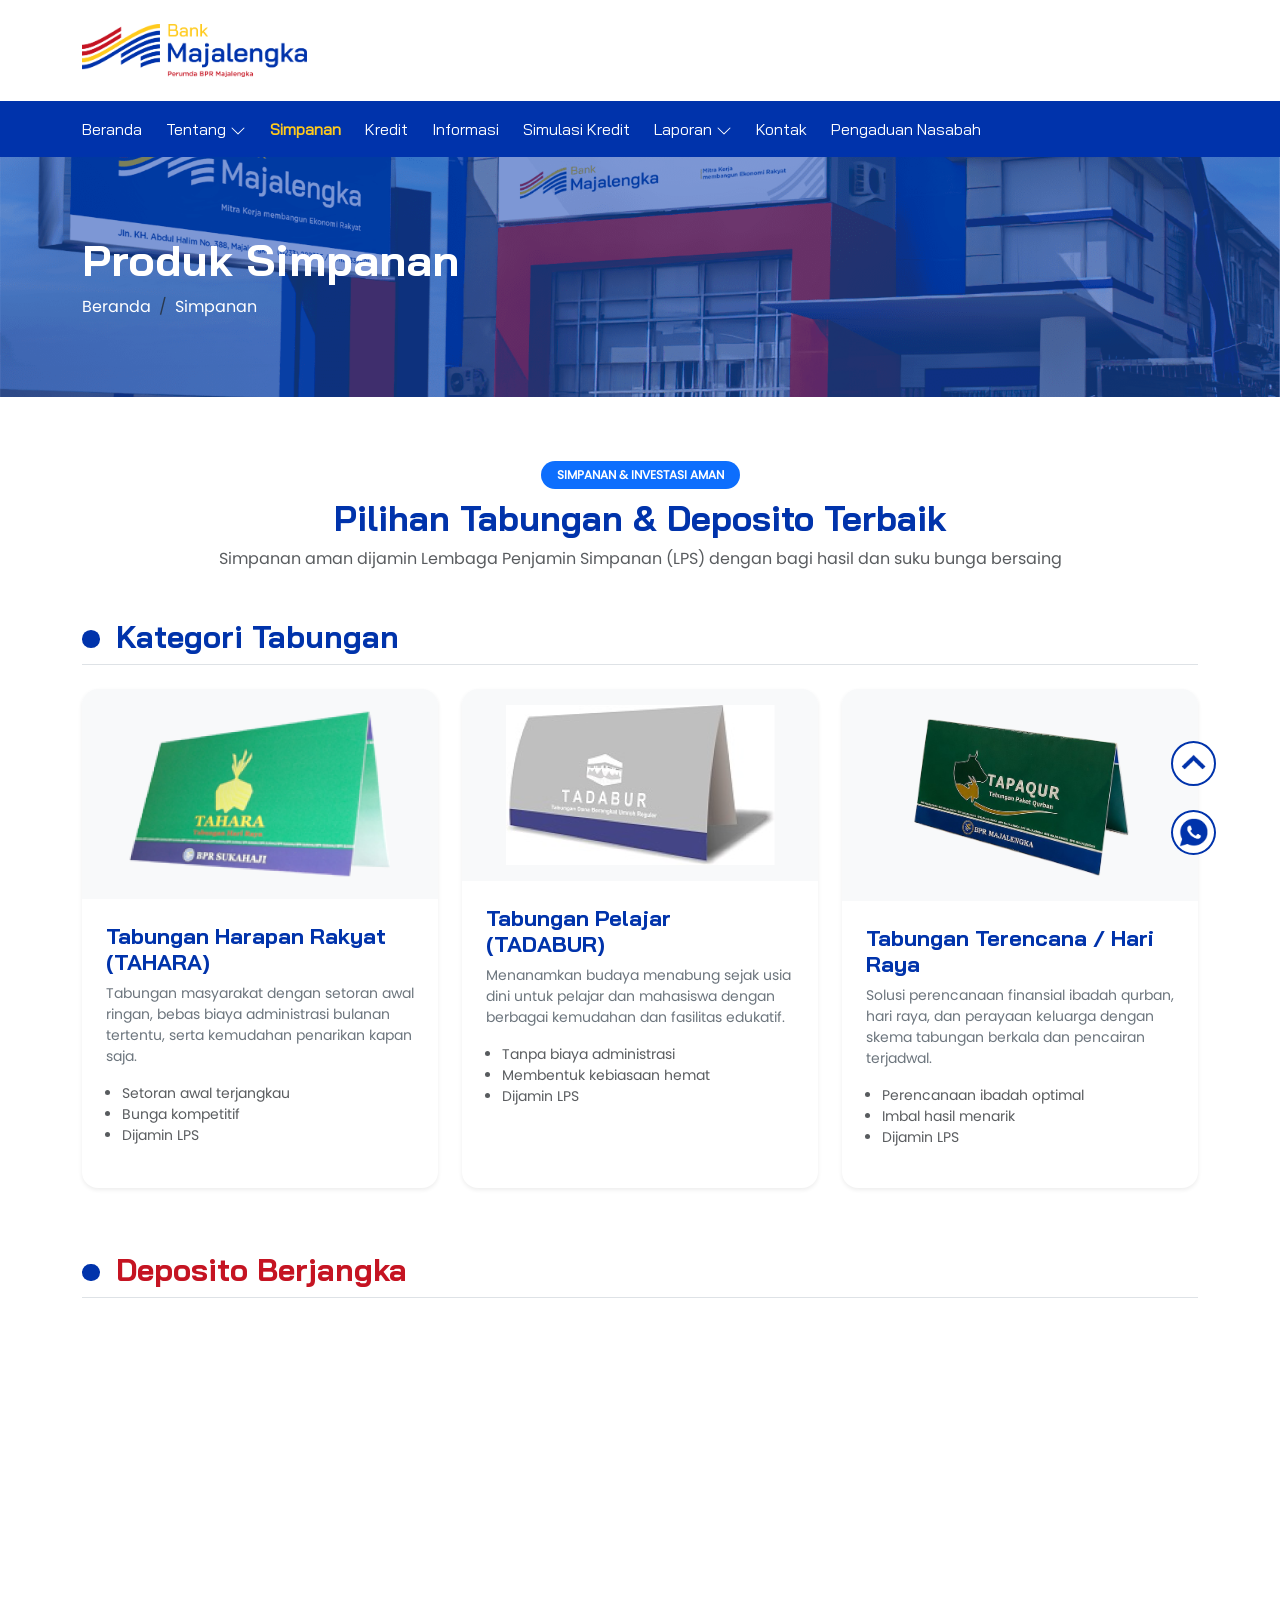
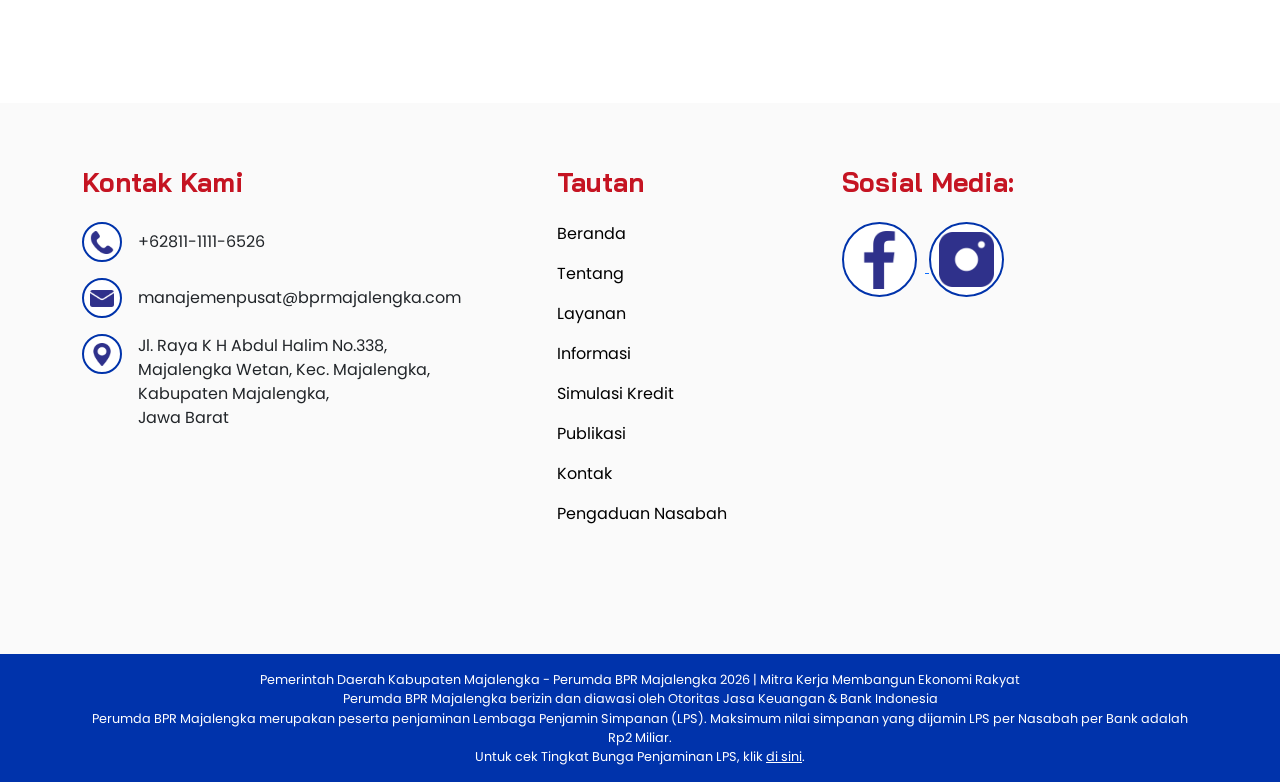
<file: pages/simpanan.html>
<!doctype html>
<html lang="id">
<head>
    <!-- Required meta tags -->
    <meta charset="utf-8">
    <meta name="viewport" content="width=device-width, initial-scale=1, shrink-to-fit=no">

    <link rel="icon" type="image/x-icon" href="../favicon.ico">

    <!-- Bootstrap CSS -->
    <link rel="stylesheet" href="../assets/css/bootstrap.min.css">

    <!-- Import custom stylesheet -->
    <link rel="stylesheet" href="../assets/css/website.css">

    <!-- Import AOS -->
    <link rel="stylesheet" href="../assets/css/aos.css">

    <!-- Slick CSS -->
    <link rel="stylesheet" type="text/css" href="../assets/css/slick.css">
    <link rel="stylesheet" type="text/css" href="../assets/css/slick-theme.css">

    <title>Produk Simpanan - Bank Majalengka</title>
</head>
<body>
    <div id="app">
        <!-- Topbar Container -->
        <div class="container" id="top">
            <div class="row py-4">
                <div class="col-6">
                    <a href="../index.html">
                        <img class="logo-bank" src="../assets/img/Logo-Bank-Majalengka.png" alt="logo-bank-majalengka.png">
                    </a>
                </div>
            </div>
        </div>

        <!-- Main Navigation Bar -->
        <div class="bg-blue">
            <nav class="container navbar navbar-expand-lg navbar-expand-md">
                <div class="container-fluid">
                    <div class="hidden-md text-white">
                        <p class="menu-title-hidden mb-0">Beranda</p>
                        <p class="menu-title-hidden mb-0">Sejarah</p>
                        <p class="menu-title-hidden mb-0">Visi & Misi</p>
                        <p class="menu-title-hidden mb-0">Dewan Direktur</p>
                        <p class="menu-title-hidden mb-0">Logo & Arti Logo</p>
                        <p class="menu-title-hidden mb-0 menu-title-show">Simpanan</p>
                        <p class="menu-title-hidden mb-0">Kredit</p>
                        <p class="menu-title-hidden mb-0">Informasi</p>
                        <p class="menu-title-hidden mb-0">Simulasi Kredit</p>
                        <p class="menu-title-hidden mb-0">Laporan Publikasi</p>
                        <p class="menu-title-hidden mb-0">Laporan Tahunan</p>
                        <p class="menu-title-hidden mb-0">Laporan Tata Kelola</p>
                        <p class="menu-title-hidden mb-0">Kontak</p>
                        <p class="menu-title-hidden mb-0">Pengaduan Nasabah</p>
                    </div>
                    <button class="navbar-toggler btn-hamburg ms-auto" type="button" data-bs-toggle="collapse" data-bs-target="#navbarNav" aria-controls="navbarNav"
                        aria-expanded="false" aria-label="Toggle navigation">
                        <svg xmlns="http://www.w3.org/2000/svg" width="20" height="20" fill="white" class="bi bi-grid-3x3-gap-fill align-top"
                            viewBox="0 0 16 16">
                            <path
                                d="M1 2a1 1 0 0 1 1-1h2a1 1 0 0 1 1 1v2a1 1 0 0 1-1 1H2a1 1 0 0 1-1-1V2zm5 0a1 1 0 0 1 1-1h2a1 1 0 0 1 1 1v2a1 1 0 0 1-1 1H7a1 1 0 0 1-1-1V2zm5 0a1 1 0 0 1 1-1h2a1 1 0 0 1 1 1v2a1 1 0 0 1-1 1h-2a1 1 0 0 1-1-1V2zM1 7a1 1 0 0 1 1-1h2a1 1 0 0 1 1 1v2a1 1 0 0 1-1 1H2a1 1 0 0 1-1-1V7zm5 0a1 1 0 0 1 1-1h2a1 1 0 0 1 1 1v2a1 1 0 0 1-1 1H7a1 1 0 0 1-1-1V7zm5 0a1 1 0 0 1 1-1h2a1 1 0 0 1 1 1v2a1 1 0 0 1-1 1h-2a1 1 0 0 1-1-1V7zM1 12a1 1 0 0 1 1-1h2a1 1 0 0 1 1 1v2a1 1 0 0 1-1 1H2a1 1 0 0 1-1-1v-2zm5 0a1 1 0 0 1 1-1h2a1 1 0 0 1 1 1v2a1 1 0 0 1-1 1H7a1 1 0 0 1-1-1v-2zm5 0a1 1 0 0 1 1-1h2a1 1 0 0 1 1 1v2a1 1 0 0 1-1 1h-2a1 1 0 0 1-1-1v-2z" />
                        </svg>
                    </button>
                    <div class="collapse navbar-collapse align-items-center" id="navbarNav">
                        <ul class="navbar-nav">
                            <li class="nav-item d-md-none d-lg-block">
                                <a class="nav-link ps-0 pe-4 pe-md-3 pe-lg-4 menu" href="../index.html">Beranda</a>
                            </li>
                            <li class="nav-item dropdown">
                                <button class="btn btn-link py-2 ps-0 pe-4 pe-md-3 pe-lg-4 menu m-0" type="button" data-bs-toggle="dropdown" aria-expanded="false">
                                    Tentang
                                    <svg xmlns="http://www.w3.org/2000/svg" width="16" height="16" fill="currentColor" class="bi bi-chevron-down fw-bold"
                                        viewBox="0 0 16 16">
                                        <path fill-rule="evenodd"
                                            d="M1.646 4.646a.5.5 0 0 1 .708 0L8 10.293l5.646-5.647a.5.5 0 0 1 .708.708l-6 6a.5.5 0 0 1-.708 0l-6-6a.5.5 0 0 1 0-.708z" />
                                    </svg>
                                </button>
                                <ul class="dropdown-menu bg-blue dropdown-bpr">
                                    <li><a class="menu p-3" href="tentang/sejarah.html">Sejarah</a>
                                        <hr class="mx-3 my-2 border-white" style="opacity: 0.75;">
                                    </li>
                                    <li><a class="menu p-3" href="tentang/visi-misi.html">Visi & Misi</a>
                                        <hr class="mx-3 my-2 border-white" style="opacity: 0.75;">
                                    </li>
                                    <li><a class="menu p-3" href="tentang/dewan-direktur.html">Dewan Direktur</a>
                                        <hr class="mx-3 my-2 border-white" style="opacity: 0.75;">
                                    </li>
                                    <li><a class="menu p-3" href="tentang/arti-logo.html">Logo & Arti Logo</a></li>
                                </ul>
                            </li>
                            <li class="nav-item">
                                <a class="nav-link ps-0 pe-4 pe-md-3 pe-lg-4 menu menu-active" href="simpanan.html">Simpanan</a>
                            </li>
                            <li class="nav-item">
                                <a class="nav-link ps-0 pe-4 pe-md-3 pe-lg-4 menu" href="kredit.html">Kredit</a>
                            </li>
                            <li class="nav-item">
                                <a class="nav-link ps-0 pe-4 pe-md-3 pe-lg-4 menu" href="informasi.html">Informasi</a>
                            </li>
                            <li class="nav-item">
                                <a class="nav-link ps-0 pe-4 pe-md-3 pe-lg-4 menu" href="simulasi-kredit.html">Simulasi Kredit</a>
                            </li>
                            <li class="nav-item dropdown">
                                <button class="btn btn-link py-2 ps-0 pe-4 pe-md-3 pe-lg-4 menu m-0" type="button" data-bs-toggle="dropdown" aria-expanded="false">
                                    Laporan
                                    <svg xmlns="http://www.w3.org/2000/svg" width="16" height="16" fill="currentColor" class="bi bi-chevron-down fw-bold"
                                        viewBox="0 0 16 16">
                                        <path fill-rule="evenodd"
                                            d="M1.646 4.646a.5.5 0 0 1 .708 0L8 10.293l5.646-5.647a.5.5 0 0 1 .708.708l-6 6a.5.5 0 0 1-.708 0l-6-6a.5.5 0 0 1 0-.708z" />
                                    </svg>
                                </button>
                                <ul class="dropdown-menu bg-blue dropdown-bpr" style="--bs-dropdown-min-width: 12rem;">
                                    <li><a class="menu p-3" href="../index.html#laporan-publikasi">Laporan Publikasi</a>
                                        <hr class="mx-3 my-2 border-white" style="opacity: 0.75;">
                                    </li>
                                    <li><a class="menu p-3" href="../index.html#laporan-tahunan">Laporan Tahunan</a>
                                        <hr class="mx-3 my-2 border-white" style="opacity: 0.75;">
                                    </li>
                                    <li><a class="menu p-3" href="../index.html#laporan-tata-kelola">Laporan Tata Kelola</a>
                                        <hr class="mx-3 my-2 border-white" style="opacity: 0.75;">
                                    </li>
                                    <li><a class="menu p-3" href="../index.html#piagam-audit-internal">Piagam Audit Internal</a>
                                        <hr class="mx-3 my-2 border-white" style="opacity: 0.75;">
                                    </li>
                                    <li><a class="menu p-3" href="../index.html#rakb">Laporan RAKB</a></li>
                                </ul>
                            </li>
                            <li class="nav-item">
                                <a class="nav-link ps-0 pe-4 pe-md-3 pe-lg-4 menu" href="kontak.html">Kontak</a>
                            </li>
                            <li class="nav-item">
                                <a class="nav-link ps-0 pe-4 pe-md-3 pe-lg-4 menu" href="pengaduan-nasabah.html">Pengaduan Nasabah</a>
                            </li>
                        </ul>
                    </div>
                </div>
            </nav>
        </div>

        <!-- Banner Header -->
        <div class="header-main">
            <div class="overlay-header d-flex align-items-center">
                <div class="container text-white">
                    <h1 class="fw-bold mb-2">Produk Simpanan</h1>
                    <nav aria-label="breadcrumb">
                        <ol class="breadcrumb mb-0">
                            <li class="breadcrumb-item"><a href="../index.html" class="link-white">Beranda</a></li>
                            <li class="breadcrumb-item active text-white" aria-current="page">Simpanan</li>
                        </ol>
                    </nav>
                </div>
            </div>
        </div>

        <main id="main">
            <div class="container py-5 my-3">
                <div class="text-center mb-5" data-aos="fade-up">
                    <span class="badge bg-primary px-3 py-2 rounded-pill fw-bold mb-2">SIMPANAN & INVESTASI AMAN</span>
                    <h2 class="color-blue fw-bold">Pilihan Tabungan & Deposito Terbaik</h2>
                    <p class="text-muted">Simpanan aman dijamin Lembaga Penjamin Simpanan (LPS) dengan bagi hasil dan suku bunga bersaing</p>
                </div>

                <!-- Bagian 1: Tabungan -->
                <div class="mb-5">
                    <div class="d-flex align-items-center mb-4 pb-2 border-bottom">
                        <span class="dots-blue"></span>
                        <h3 class="color-blue fw-bold mb-0">Kategori Tabungan</h3>
                    </div>

                    <div class="row g-4">
                        <div class="col-12 col-md-6 col-lg-4" data-aos="fade-up" data-aos-delay="100">
                            <div class="card h-100 border-0 shadow-sm rounded-4 overflow-hidden">
                                <div class="p-3 text-center bg-light">
                                    <img src="../assets/img/produk/tahara.png" alt="Tabungan Harapan Rakyat (TAHARA)" class="img-fluid" style="max-height: 180px; object-fit: contain;">
                                </div>
                                <div class="card-body p-4">
                                    <h5 class="fw-bold color-blue">Tabungan Harapan Rakyat (TAHARA)</h5>
                                    <p class="text-secondary small">
                                        Tabungan masyarakat dengan setoran awal ringan, bebas biaya administrasi bulanan tertentu, serta kemudahan penarikan kapan saja.
                                    </p>
                                    <ul class="small text-muted ps-3">
                                        <li>Setoran awal terjangkau</li>
                                        <li>Bunga kompetitif</li>
                                        <li>Dijamin LPS</li>
                                    </ul>
                                </div>
                            </div>
                        </div>

                        <div class="col-12 col-md-6 col-lg-4" data-aos="fade-up" data-aos-delay="200">
                            <div class="card h-100 border-0 shadow-sm rounded-4 overflow-hidden">
                                <div class="p-3 text-center bg-light">
                                    <img src="../assets/img/produk/tadabur.png" alt="Tabungan Anak Sekolah (TADABUR)" class="img-fluid" style="max-height: 180px; object-fit: contain;">
                                </div>
                                <div class="card-body p-4">
                                    <h5 class="fw-bold color-blue">Tabungan Pelajar (TADABUR)</h5>
                                    <p class="text-secondary small">
                                        Menanamkan budaya menabung sejak usia dini untuk pelajar dan mahasiswa dengan berbagai kemudahan dan fasilitas edukatif.
                                    </p>
                                    <ul class="small text-muted ps-3">
                                        <li>Tanpa biaya administrasi</li>
                                        <li>Membentuk kebiasaan hemat</li>
                                        <li>Dijamin LPS</li>
                                    </ul>
                                </div>
                            </div>
                        </div>

                        <div class="col-12 col-md-6 col-lg-4" data-aos="fade-up" data-aos-delay="300">
                            <div class="card h-100 border-0 shadow-sm rounded-4 overflow-hidden">
                                <div class="p-3 text-center bg-light">
                                    <img src="../assets/img/produk/design_tabungan_tapaqur-removebg-preview.png" alt="Tabungan Qurban & Hari Raya" class="img-fluid" style="max-height: 180px; object-fit: contain;">
                                </div>
                                <div class="card-body p-4">
                                    <h5 class="fw-bold color-blue">Tabungan Terencana / Hari Raya</h5>
                                    <p class="text-secondary small">
                                        Solusi perencanaan finansial ibadah qurban, hari raya, dan perayaan keluarga dengan skema tabungan berkala dan pencairan terjadwal.
                                    </p>
                                    <ul class="small text-muted ps-3">
                                        <li>Perencanaan ibadah optimal</li>
                                        <li>Imbal hasil menarik</li>
                                        <li>Dijamin LPS</li>
                                    </ul>
                                </div>
                            </div>
                        </div>
                    </div>
                </div>

                <!-- Bagian 2: Deposito Berjangka -->
                <div class="mt-5 pt-3">
                    <div class="d-flex align-items-center mb-4 pb-2 border-bottom">
                        <span class="dots-blue"></span>
                        <h3 class="color-red fw-bold mb-0">Deposito Berjangka</h3>
                    </div>

                    <div class="row align-items-center">
                        <div class="col-12 col-lg-7" data-aos="fade-right">
                            <h4 class="fw-bold color-blue mb-3">Investasi Cerdas dengan Bunga Maksimal</h4>
                            <p class="text-secondary lh-lg">
                                Deposito Berjangka Bank Majalengka adalah pilihan investasi berjangka yang aman dan menguntungkan dengan tingkat suku bunga penjaminan LPS yang sangat kompetitif. Tersedia pilihan jangka waktu fleksibel sesuai rencana keuangan Anda: 1 bulan, 3 bulan, 6 bulan, hingga 12 bulan.
                            </p>
                            <div class="row g-3 mt-2">
                                <div class="col-6 col-sm-3">
                                    <div class="p-3 bg-light text-center rounded-3 border">
                                        <h5 class="fw-bold color-blue mb-0">1 Bulan</h5>
                                        <small class="text-muted">Tenor Pendek</small>
                                    </div>
                                </div>
                                <div class="col-6 col-sm-3">
                                    <div class="p-3 bg-light text-center rounded-3 border">
                                        <h5 class="fw-bold color-blue mb-0">3 Bulan</h5>
                                        <small class="text-muted">Tenor Kuartal</small>
                                    </div>
                                </div>
                                <div class="col-6 col-sm-3">
                                    <div class="p-3 bg-light text-center rounded-3 border">
                                        <h5 class="fw-bold color-blue mb-0">6 Bulan</h5>
                                        <small class="text-muted">Tenor Menengah</small>
                                    </div>
                                </div>
                                <div class="col-6 col-sm-3">
                                    <div class="p-3 bg-light text-center rounded-3 border">
                                        <h5 class="fw-bold color-blue mb-0">12 Bulan</h5>
                                        <small class="text-muted">Bunga Optimal</small>
                                    </div>
                                </div>
                            </div>
                        </div>
                        <div class="col-12 col-lg-5 text-center mt-4 mt-lg-0" data-aos="fade-left">
                            <div class="card border-0 shadow-lg p-4 bg-blue text-white rounded-4">
                                <h4 class="fw-bold text-warning mb-3">Keuntungan Deposito</h4>
                                <ul class="list-unstyled text-start small lh-lg mb-4">
                                    <li>✔ Bunga deposito lebih tinggi dari tabungan reguler</li>
                                    <li>✔ Dana aman dan dijamin oleh LPS hingga Rp2 Miliar</li>
                                    <li>✔ Bunga dapat ditransfer otomatis ke rekening tabungan</li>
                                    <li>✔ Dapat dijadikan agunan fasilitas kredit pinjaman</li>
                                </ul>
                                <a href="kontak.html" class="btn btn-warning fw-bold text-dark rounded-pill py-2">Buka Deposito Sekarang</a>
                            </div>
                        </div>
                    </div>
                </div>
            </div>
        </main>

        <!-- Floating Buttons: Back to top and WhatsApp -->
        <div class="floating-btn">
            <a class="mb-3" href="#" id="btn-back-to-top" rel="noreferrer noopener" aria-label="Kembali ke atas">
                <img class="icon-circle" src="../assets/img/chevron-top.png" alt="chevron-top.png" width="45">
            </a>
            <br>
            <br>
            <a class="mb-3" href="https://wa.me/6281122332600" target="_blank" rel="noreferrer noopener" aria-label="Hubungi WhatsApp">
                <img class="icon-circle" src="../assets/img/whatsapp.png" alt="whatsapp.png" width="45">
            </a>
        </div>

        <!-- Footer Area -->
        <div class="bg-footer py-5">
            <div class="container py-3">
                <div class="row">
                    <div class="col-12 col-md-8 col-lg-5 mb-5">
                        <h4 class="mb-4 color-red">Kontak Kami</h4>
                        <div class="d-flex align-items-center mb-3">
                            <img class="icon-circle me-3" width="40" src="../assets/img/phone-receiver-silhouette.png" alt="phone.png">
                            +62811-1111-6526
                        </div>
                        <div class="d-flex align-items-center mb-3">
                            <img class="icon-circle me-3" width="40" src="../assets/img/email.png" alt="email.png">
                            <span class="text-break">manajemenpusat@bprmajalengka.com</span>
                        </div>
                        <div class="d-flex mb-3">
                            <img class="icon-circle me-3" width="40" src="../assets/img/maps-and-flags.png" alt="map.png">
                            Jl. Raya K H Abdul Halim No.338,<br> Majalengka Wetan, Kec. Majalengka,<br> Kabupaten Majalengka,<br> Jawa Barat
                        </div>
                    </div>
                    <div class="col-12 col-md-4 col-lg-3 mb-5">
                        <h4 class="mb-4 color-red">Tautan</h4>
                        <a class="menu-footer mb-3" href="../index.html">Beranda</a>
                        <a class="menu-footer mb-3" href="tentang/sejarah.html">Tentang</a>
                        <a class="menu-footer mb-3" href="simpanan.html">Layanan</a>
                        <a class="menu-footer mb-3" href="informasi.html">Informasi</a>
                        <a class="menu-footer mb-3" href="simulasi-kredit.html">Simulasi Kredit</a>
                        <a class="menu-footer mb-3" href="../index.html#laporan-publikasi">Publikasi</a>
                        <a class="menu-footer mb-3" href="kontak.html">Kontak</a>
                        <a class="menu-footer mb-3" href="pengaduan-nasabah.html">Pengaduan Nasabah</a>
                    </div>
                    <div class="col-12 col-md-6 col-lg-4 mb-5">
                        <h4 class="mb-4 color-red">Sosial Media:</h4>
                        <a href="https://www.facebook.com/bank.majalengka?mibextid=ZbWKwL" target="_blank" rel="noreferrer noopener" aria-label="Facebook Bank Majalengka">
                            <img class="logo-footer icon-circle me-2" src="../assets/img/facebook-app-symbol.png" alt="facebook.png" width="20">
                        </a>
                        <a href="https://instagram.com/bankmajalengka?igshid=MzNlNGNkZWQ4Mg==" target="_blank" rel="noreferrer noopener" aria-label="Instagram Bank Majalengka">
                            <img class="logo-footer icon-circle p-2 me-2" src="../assets/img/instagram.png" alt="instagram.png" width="20">
                        </a>
                    </div>
                </div>
            </div>
        </div>
        <div class="bg-blue">
            <div class="container text-center text-white py-3 font-copyright">
                Pemerintah Daerah Kabupaten Majalengka - Perumda BPR Majalengka <span id="copyright">2026</span> | Mitra Kerja Membangun Ekonomi Rakyat<br>
                Perumda BPR Majalengka berizin dan diawasi oleh Otoritas Jasa Keuangan &amp; Bank Indonesia <br>
                Perumda BPR Majalengka merupakan peserta penjaminan Lembaga Penjamin Simpanan (LPS). Maksimum nilai simpanan yang dijamin LPS per Nasabah per Bank adalah Rp2 Miliar. <br>
                Untuk cek Tingkat Bunga Penjaminan LPS, klik <a class="text-white" href="informasi.html" target="_blank" rel="noreferrer noopener">di sini</a>.<br>
            </div>
        </div>
    </div>

    <!-- Scripts: jQuery, Popper/Bootstrap bundle, Slick, AOS, Main -->
    <script src="../assets/js/jquery-3.7.0.min.js"></script>
    <script src="../assets/js/bootstrap.bundle.min.js"></script>
    <script src="../assets/js/slick.min.js"></script>
    <script src="../assets/js/aos.js"></script>
    <script src="../assets/js/fslightbox.js"></script>
    <script src="../assets/js/main.js"></script>
</body>
</html>
</file>
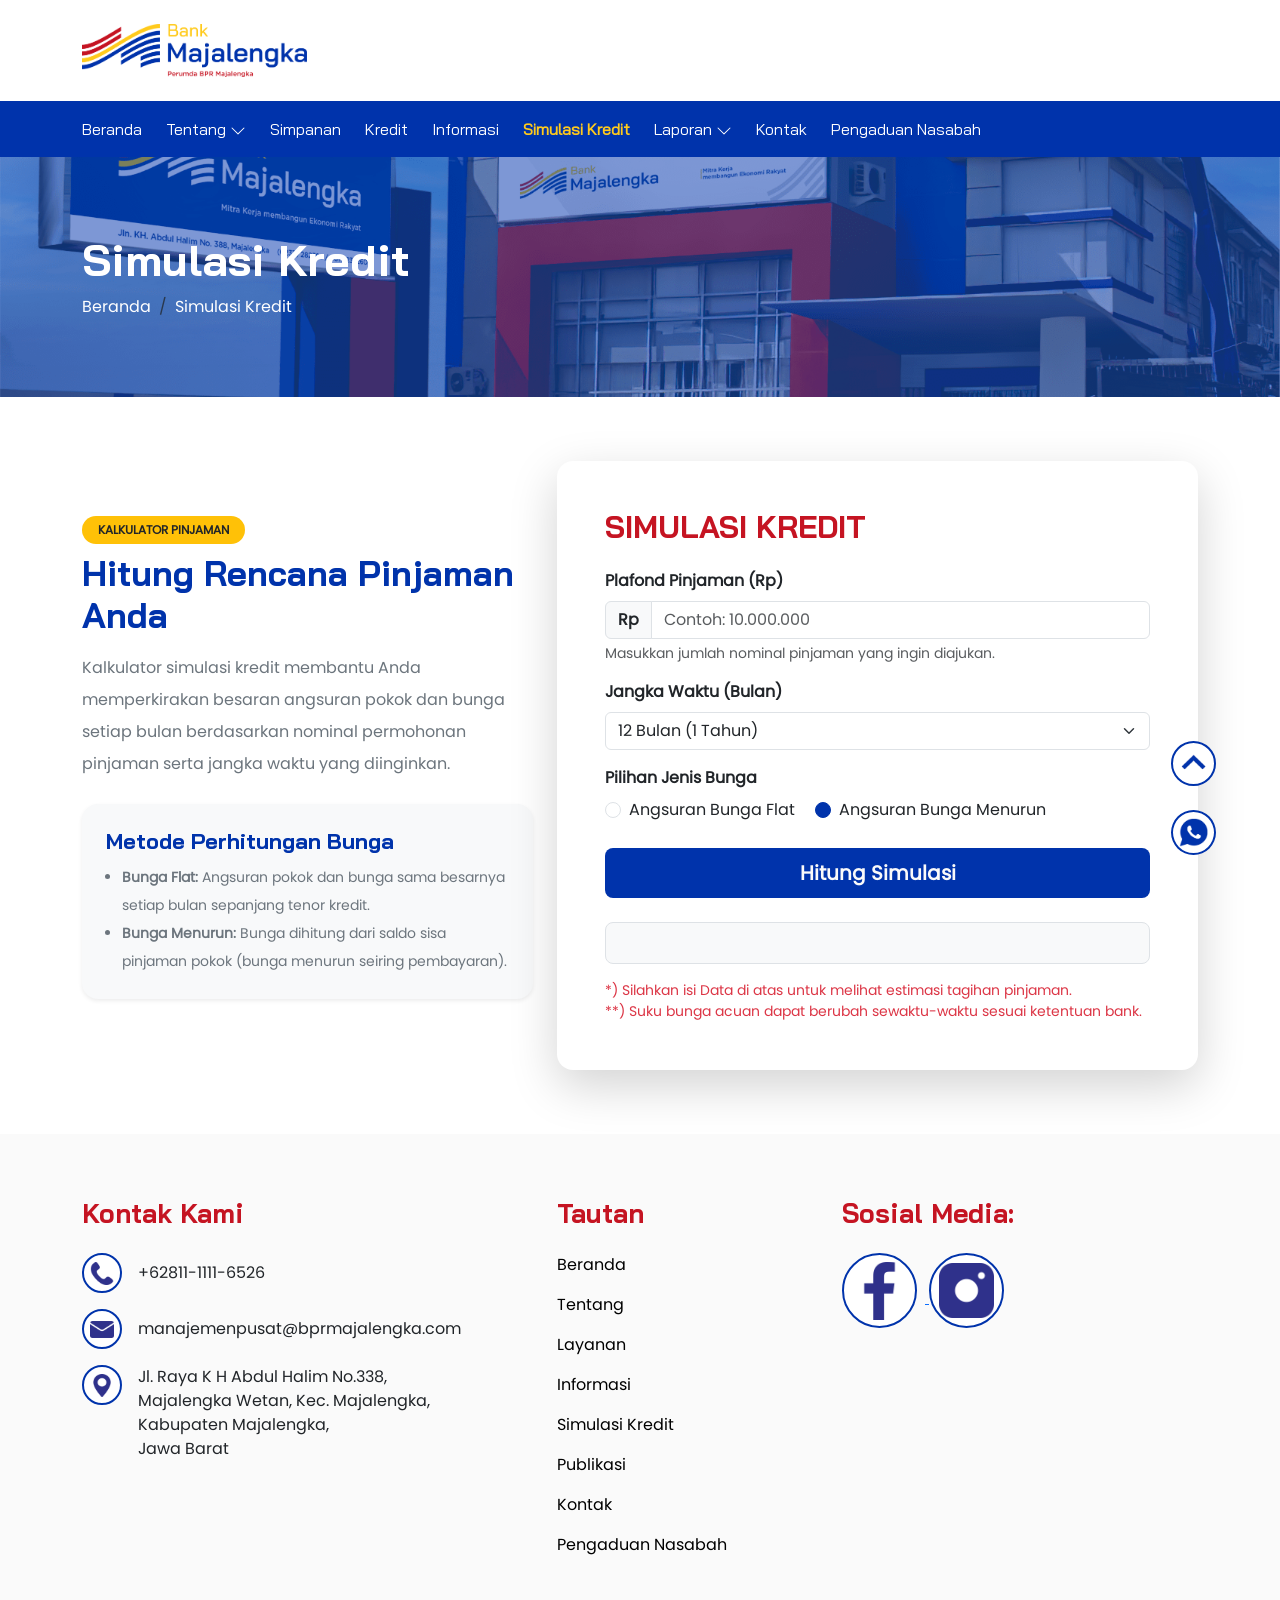
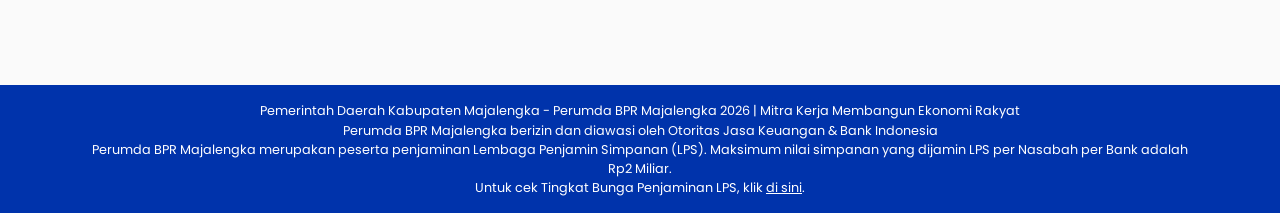
<file: pages/simulasi-kredit.html>
<!doctype html>
<html lang="id">
<head>
    <!-- Required meta tags -->
    <meta charset="utf-8">
    <meta name="viewport" content="width=device-width, initial-scale=1, shrink-to-fit=no">

    <link rel="icon" type="image/x-icon" href="../favicon.ico">

    <!-- Bootstrap CSS -->
    <link rel="stylesheet" href="../assets/css/bootstrap.min.css">

    <!-- Import custom stylesheet -->
    <link rel="stylesheet" href="../assets/css/website.css">

    <!-- Import AOS -->
    <link rel="stylesheet" href="../assets/css/aos.css">

    <!-- Slick CSS -->
    <link rel="stylesheet" type="text/css" href="../assets/css/slick.css">
    <link rel="stylesheet" type="text/css" href="../assets/css/slick-theme.css">

    <title>Simulasi Kredit - Bank Majalengka</title>
</head>
<body>
    <div id="app">
        <!-- Topbar Container -->
        <div class="container" id="top">
            <div class="row py-4">
                <div class="col-6">
                    <a href="../index.html">
                        <img class="logo-bank" src="../assets/img/Logo-Bank-Majalengka.png" alt="logo-bank-majalengka.png">
                    </a>
                </div>
            </div>
        </div>

        <!-- Main Navigation Bar -->
        <div class="bg-blue">
            <nav class="container navbar navbar-expand-lg navbar-expand-md">
                <div class="container-fluid">
                    <div class="hidden-md text-white">
                        <p class="menu-title-hidden mb-0">Beranda</p>
                        <p class="menu-title-hidden mb-0">Sejarah</p>
                        <p class="menu-title-hidden mb-0">Visi & Misi</p>
                        <p class="menu-title-hidden mb-0">Dewan Direktur</p>
                        <p class="menu-title-hidden mb-0">Logo & Arti Logo</p>
                        <p class="menu-title-hidden mb-0">Simpanan</p>
                        <p class="menu-title-hidden mb-0">Kredit</p>
                        <p class="menu-title-hidden mb-0">Informasi</p>
                        <p class="menu-title-hidden mb-0 menu-title-show">Simulasi Kredit</p>
                        <p class="menu-title-hidden mb-0">Laporan Publikasi</p>
                        <p class="menu-title-hidden mb-0">Laporan Tahunan</p>
                        <p class="menu-title-hidden mb-0">Laporan Tata Kelola</p>
                        <p class="menu-title-hidden mb-0">Kontak</p>
                        <p class="menu-title-hidden mb-0">Pengaduan Nasabah</p>
                    </div>
                    <button class="navbar-toggler btn-hamburg ms-auto" type="button" data-bs-toggle="collapse" data-bs-target="#navbarNav" aria-controls="navbarNav"
                        aria-expanded="false" aria-label="Toggle navigation">
                        <svg xmlns="http://www.w3.org/2000/svg" width="20" height="20" fill="white" class="bi bi-grid-3x3-gap-fill align-top"
                            viewBox="0 0 16 16">
                            <path
                                d="M1 2a1 1 0 0 1 1-1h2a1 1 0 0 1 1 1v2a1 1 0 0 1-1 1H2a1 1 0 0 1-1-1V2zm5 0a1 1 0 0 1 1-1h2a1 1 0 0 1 1 1v2a1 1 0 0 1-1 1H7a1 1 0 0 1-1-1V2zm5 0a1 1 0 0 1 1-1h2a1 1 0 0 1 1 1v2a1 1 0 0 1-1 1h-2a1 1 0 0 1-1-1V2zM1 7a1 1 0 0 1 1-1h2a1 1 0 0 1 1 1v2a1 1 0 0 1-1 1H2a1 1 0 0 1-1-1V7zm5 0a1 1 0 0 1 1-1h2a1 1 0 0 1 1 1v2a1 1 0 0 1-1 1H7a1 1 0 0 1-1-1V7zm5 0a1 1 0 0 1 1-1h2a1 1 0 0 1 1 1v2a1 1 0 0 1-1 1h-2a1 1 0 0 1-1-1V7zM1 12a1 1 0 0 1 1-1h2a1 1 0 0 1 1 1v2a1 1 0 0 1-1 1H2a1 1 0 0 1-1-1v-2zm5 0a1 1 0 0 1 1-1h2a1 1 0 0 1 1 1v2a1 1 0 0 1-1 1H7a1 1 0 0 1-1-1v-2zm5 0a1 1 0 0 1 1-1h2a1 1 0 0 1 1 1v2a1 1 0 0 1-1 1h-2a1 1 0 0 1-1-1v-2z" />
                        </svg>
                    </button>
                    <div class="collapse navbar-collapse align-items-center" id="navbarNav">
                        <ul class="navbar-nav">
                            <li class="nav-item d-md-none d-lg-block">
                                <a class="nav-link ps-0 pe-4 pe-md-3 pe-lg-4 menu" href="../index.html">Beranda</a>
                            </li>
                            <li class="nav-item dropdown">
                                <button class="btn btn-link py-2 ps-0 pe-4 pe-md-3 pe-lg-4 menu m-0" type="button" data-bs-toggle="dropdown" aria-expanded="false">
                                    Tentang
                                    <svg xmlns="http://www.w3.org/2000/svg" width="16" height="16" fill="currentColor" class="bi bi-chevron-down fw-bold"
                                        viewBox="0 0 16 16">
                                        <path fill-rule="evenodd"
                                            d="M1.646 4.646a.5.5 0 0 1 .708 0L8 10.293l5.646-5.647a.5.5 0 0 1 .708.708l-6 6a.5.5 0 0 1-.708 0l-6-6a.5.5 0 0 1 0-.708z" />
                                    </svg>
                                </button>
                                <ul class="dropdown-menu bg-blue dropdown-bpr">
                                    <li><a class="menu p-3" href="tentang/sejarah.html">Sejarah</a>
                                        <hr class="mx-3 my-2 border-white" style="opacity: 0.75;">
                                    </li>
                                    <li><a class="menu p-3" href="tentang/visi-misi.html">Visi & Misi</a>
                                        <hr class="mx-3 my-2 border-white" style="opacity: 0.75;">
                                    </li>
                                    <li><a class="menu p-3" href="tentang/dewan-direktur.html">Dewan Direktur</a>
                                        <hr class="mx-3 my-2 border-white" style="opacity: 0.75;">
                                    </li>
                                    <li><a class="menu p-3" href="tentang/arti-logo.html">Logo & Arti Logo</a></li>
                                </ul>
                            </li>
                            <li class="nav-item">
                                <a class="nav-link ps-0 pe-4 pe-md-3 pe-lg-4 menu" href="simpanan.html">Simpanan</a>
                            </li>
                            <li class="nav-item">
                                <a class="nav-link ps-0 pe-4 pe-md-3 pe-lg-4 menu" href="kredit.html">Kredit</a>
                            </li>
                            <li class="nav-item">
                                <a class="nav-link ps-0 pe-4 pe-md-3 pe-lg-4 menu" href="informasi.html">Informasi</a>
                            </li>
                            <li class="nav-item">
                                <a class="nav-link ps-0 pe-4 pe-md-3 pe-lg-4 menu menu-active" href="simulasi-kredit.html">Simulasi Kredit</a>
                            </li>
                            <li class="nav-item dropdown">
                                <button class="btn btn-link py-2 ps-0 pe-4 pe-md-3 pe-lg-4 menu m-0" type="button" data-bs-toggle="dropdown" aria-expanded="false">
                                    Laporan
                                    <svg xmlns="http://www.w3.org/2000/svg" width="16" height="16" fill="currentColor" class="bi bi-chevron-down fw-bold"
                                        viewBox="0 0 16 16">
                                        <path fill-rule="evenodd"
                                            d="M1.646 4.646a.5.5 0 0 1 .708 0L8 10.293l5.646-5.647a.5.5 0 0 1 .708.708l-6 6a.5.5 0 0 1-.708 0l-6-6a.5.5 0 0 1 0-.708z" />
                                    </svg>
                                </button>
                                <ul class="dropdown-menu bg-blue dropdown-bpr" style="--bs-dropdown-min-width: 12rem;">
                                    <li><a class="menu p-3" href="../index.html#laporan-publikasi">Laporan Publikasi</a>
                                        <hr class="mx-3 my-2 border-white" style="opacity: 0.75;">
                                    </li>
                                    <li><a class="menu p-3" href="../index.html#laporan-tahunan">Laporan Tahunan</a>
                                        <hr class="mx-3 my-2 border-white" style="opacity: 0.75;">
                                    </li>
                                    <li><a class="menu p-3" href="../index.html#laporan-tata-kelola">Laporan Tata Kelola</a>
                                        <hr class="mx-3 my-2 border-white" style="opacity: 0.75;">
                                    </li>
                                    <li><a class="menu p-3" href="../index.html#piagam-audit-internal">Piagam Audit Internal</a>
                                        <hr class="mx-3 my-2 border-white" style="opacity: 0.75;">
                                    </li>
                                    <li><a class="menu p-3" href="../index.html#rakb">Laporan RAKB</a></li>
                                </ul>
                            </li>
                            <li class="nav-item">
                                <a class="nav-link ps-0 pe-4 pe-md-3 pe-lg-4 menu" href="kontak.html">Kontak</a>
                            </li>
                            <li class="nav-item">
                                <a class="nav-link ps-0 pe-4 pe-md-3 pe-lg-4 menu" href="pengaduan-nasabah.html">Pengaduan Nasabah</a>
                            </li>
                        </ul>
                    </div>
                </div>
            </nav>
        </div>

        <!-- Banner Header -->
        <div class="header-main">
            <div class="overlay-header d-flex align-items-center">
                <div class="container text-white">
                    <h1 class="fw-bold mb-2">Simulasi Kredit</h1>
                    <nav aria-label="breadcrumb">
                        <ol class="breadcrumb mb-0">
                            <li class="breadcrumb-item"><a href="../index.html" class="link-white">Beranda</a></li>
                            <li class="breadcrumb-item active text-white" aria-current="page">Simulasi Kredit</li>
                        </ol>
                    </nav>
                </div>
            </div>
        </div>

        <main id="main">
            <div class="container py-5 my-3">
                <div class="row align-items-center">
                    <div class="col-12 col-lg-5 mb-5 mb-lg-0" data-aos="fade-right">
                        <span class="badge bg-warning text-dark px-3 py-2 rounded-pill fw-bold mb-2">KALKULATOR PINJAMAN</span>
                        <h2 class="color-blue fw-bold mb-3">Hitung Rencana Pinjaman Anda</h2>
                        <p class="text-secondary lh-lg mb-4">
                            Kalkulator simulasi kredit membantu Anda memperkirakan besaran angsuran pokok dan bunga setiap bulan berdasarkan nominal permohonan pinjaman serta jangka waktu yang diinginkan.
                        </p>

                        <div class="card border-0 shadow-sm p-4 bg-light rounded-4 mb-3">
                            <h5 class="fw-bold color-blue mb-2">Metode Perhitungan Bunga</h5>
                            <ul class="text-secondary small mb-0 ps-3 lh-lg">
                                <li><strong>Bunga Flat:</strong> Angsuran pokok dan bunga sama besarnya setiap bulan sepanjang tenor kredit.</li>
                                <li><strong>Bunga Menurun:</strong> Bunga dihitung dari saldo sisa pinjaman pokok (bunga menurun seiring pembayaran).</li>
                            </ul>
                        </div>
                    </div>

                    <div class="col-12 col-lg-7" data-aos="fade-left">
                        <div class="card border-0 shadow-lg p-4 p-md-5 rounded-4 bg-white">
                            <h3 class="fw-bold color-red mb-4">SIMULASI KREDIT</h3>
                            <form id="frmSimulasi">
                                <div class="mb-3">
                                    <label for="plafond" class="form-label fw-bold">Plafond Pinjaman (Rp)</label>
                                    <div class="input-group">
                                        <span class="input-group-text bg-light fw-bold">Rp</span>
                                        <input type="text" class="form-control" id="plafond" name="plafond" placeholder="Contoh: 10.000.000" required>
                                    </div>
                                    <div class="form-text">Masukkan jumlah nominal pinjaman yang ingin diajukan.</div>
                                </div>

                                <div class="mb-3">
                                    <label for="jangka_waktu" class="form-label fw-bold">Jangka Waktu (Bulan)</label>
                                    <select class="form-select" id="jangka_waktu" name="jangka_waktu" required>
                                        <option value="6">6 Bulan</option>
                                        <option value="12" selected>12 Bulan (1 Tahun)</option>
                                        <option value="24">24 Bulan (2 Tahun)</option>
                                        <option value="36">36 Bulan (3 Tahun)</option>
                                        <option value="48">48 Bulan (4 Tahun)</option>
                                        <option value="60">60 Bulan (5 Tahun)</option>
                                    </select>
                                </div>

                                <div class="mb-4">
                                    <label class="form-label fw-bold d-block">Pilihan Jenis Bunga</label>
                                    <div class="form-check form-check-inline">
                                        <input class="form-check-input" type="radio" name="tipe" id="tipeFlat" value="1">
                                        <label class="form-check-label" for="tipeFlat">Angsuran Bunga Flat</label>
                                    </div>
                                    <div class="form-check form-check-inline">
                                        <input class="form-check-input" type="radio" name="tipe" id="tipeMenurun" value="2" checked>
                                        <label class="form-check-label" for="tipeMenurun">Angsuran Bunga Menurun</label>
                                    </div>
                                </div>

                                <button type="submit" class="btn btn-blue btn-lg w-100 mb-4 fw-bold" id="btnSubmitSimulasi">
                                    Hitung Simulasi
                                </button>
                            </form>

                            <div id="hasil" class="p-3 bg-light rounded-3 border">
                                <p id="text-hasil" class="fw-bold mb-2 color-blue"></p>
                                <p id="angsuran-pokok" class="mb-1 fw-semibold"></p>
                                <p id="angsuran-bunga" class="mb-1 fw-semibold"></p>
                                <p id="total-angsuran" class="mb-0 fs-5 fw-bold color-red"></p>
                            </div>

                            <p class="text-danger small mt-3 mb-0">
                                *) Silahkan isi Data di atas untuk melihat estimasi tagihan pinjaman.<br>
                                **) Suku bunga acuan dapat berubah sewaktu-waktu sesuai ketentuan bank.
                            </p>
                        </div>
                    </div>
                </div>
            </div>
        </main>

        <!-- Floating Buttons: Back to top and WhatsApp -->
        <div class="floating-btn">
            <a class="mb-3" href="#" id="btn-back-to-top" rel="noreferrer noopener" aria-label="Kembali ke atas">
                <img class="icon-circle" src="../assets/img/chevron-top.png" alt="chevron-top.png" width="45">
            </a>
            <br>
            <br>
            <a class="mb-3" href="https://wa.me/6281122332600" target="_blank" rel="noreferrer noopener" aria-label="Hubungi WhatsApp">
                <img class="icon-circle" src="../assets/img/whatsapp.png" alt="whatsapp.png" width="45">
            </a>
        </div>

        <!-- Footer Area -->
        <div class="bg-footer py-5">
            <div class="container py-3">
                <div class="row">
                    <div class="col-12 col-md-8 col-lg-5 mb-5">
                        <h4 class="mb-4 color-red">Kontak Kami</h4>
                        <div class="d-flex align-items-center mb-3">
                            <img class="icon-circle me-3" width="40" src="../assets/img/phone-receiver-silhouette.png" alt="phone.png">
                            +62811-1111-6526
                        </div>
                        <div class="d-flex align-items-center mb-3">
                            <img class="icon-circle me-3" width="40" src="../assets/img/email.png" alt="email.png">
                            <span class="text-break">manajemenpusat@bprmajalengka.com</span>
                        </div>
                        <div class="d-flex mb-3">
                            <img class="icon-circle me-3" width="40" src="../assets/img/maps-and-flags.png" alt="map.png">
                            Jl. Raya K H Abdul Halim No.338,<br> Majalengka Wetan, Kec. Majalengka,<br> Kabupaten Majalengka,<br> Jawa Barat
                        </div>
                    </div>
                    <div class="col-12 col-md-4 col-lg-3 mb-5">
                        <h4 class="mb-4 color-red">Tautan</h4>
                        <a class="menu-footer mb-3" href="../index.html">Beranda</a>
                        <a class="menu-footer mb-3" href="tentang/sejarah.html">Tentang</a>
                        <a class="menu-footer mb-3" href="simpanan.html">Layanan</a>
                        <a class="menu-footer mb-3" href="informasi.html">Informasi</a>
                        <a class="menu-footer mb-3" href="simulasi-kredit.html">Simulasi Kredit</a>
                        <a class="menu-footer mb-3" href="../index.html#laporan-publikasi">Publikasi</a>
                        <a class="menu-footer mb-3" href="kontak.html">Kontak</a>
                        <a class="menu-footer mb-3" href="pengaduan-nasabah.html">Pengaduan Nasabah</a>
                    </div>
                    <div class="col-12 col-md-6 col-lg-4 mb-5">
                        <h4 class="mb-4 color-red">Sosial Media:</h4>
                        <a href="https://www.facebook.com/bank.majalengka?mibextid=ZbWKwL" target="_blank" rel="noreferrer noopener" aria-label="Facebook Bank Majalengka">
                            <img class="logo-footer icon-circle me-2" src="../assets/img/facebook-app-symbol.png" alt="facebook.png" width="20">
                        </a>
                        <a href="https://instagram.com/bankmajalengka?igshid=MzNlNGNkZWQ4Mg==" target="_blank" rel="noreferrer noopener" aria-label="Instagram Bank Majalengka">
                            <img class="logo-footer icon-circle p-2 me-2" src="../assets/img/instagram.png" alt="instagram.png" width="20">
                        </a>
                    </div>
                </div>
            </div>
        </div>
        <div class="bg-blue">
            <div class="container text-center text-white py-3 font-copyright">
                Pemerintah Daerah Kabupaten Majalengka - Perumda BPR Majalengka <span id="copyright">2026</span> | Mitra Kerja Membangun Ekonomi Rakyat<br>
                Perumda BPR Majalengka berizin dan diawasi oleh Otoritas Jasa Keuangan &amp; Bank Indonesia <br>
                Perumda BPR Majalengka merupakan peserta penjaminan Lembaga Penjamin Simpanan (LPS). Maksimum nilai simpanan yang dijamin LPS per Nasabah per Bank adalah Rp2 Miliar. <br>
                Untuk cek Tingkat Bunga Penjaminan LPS, klik <a class="text-white" href="informasi.html" target="_blank" rel="noreferrer noopener">di sini</a>.<br>
            </div>
        </div>
    </div>

    <!-- Scripts: jQuery, Popper/Bootstrap bundle, Slick, AOS, Main -->
    <script src="../assets/js/jquery-3.7.0.min.js"></script>
    <script src="../assets/js/bootstrap.bundle.min.js"></script>
    <script src="../assets/js/slick.min.js"></script>
    <script src="../assets/js/aos.js"></script>
    <script src="../assets/js/fslightbox.js"></script>
    <script src="../assets/js/main.js"></script>
</body>
</html>
</file>
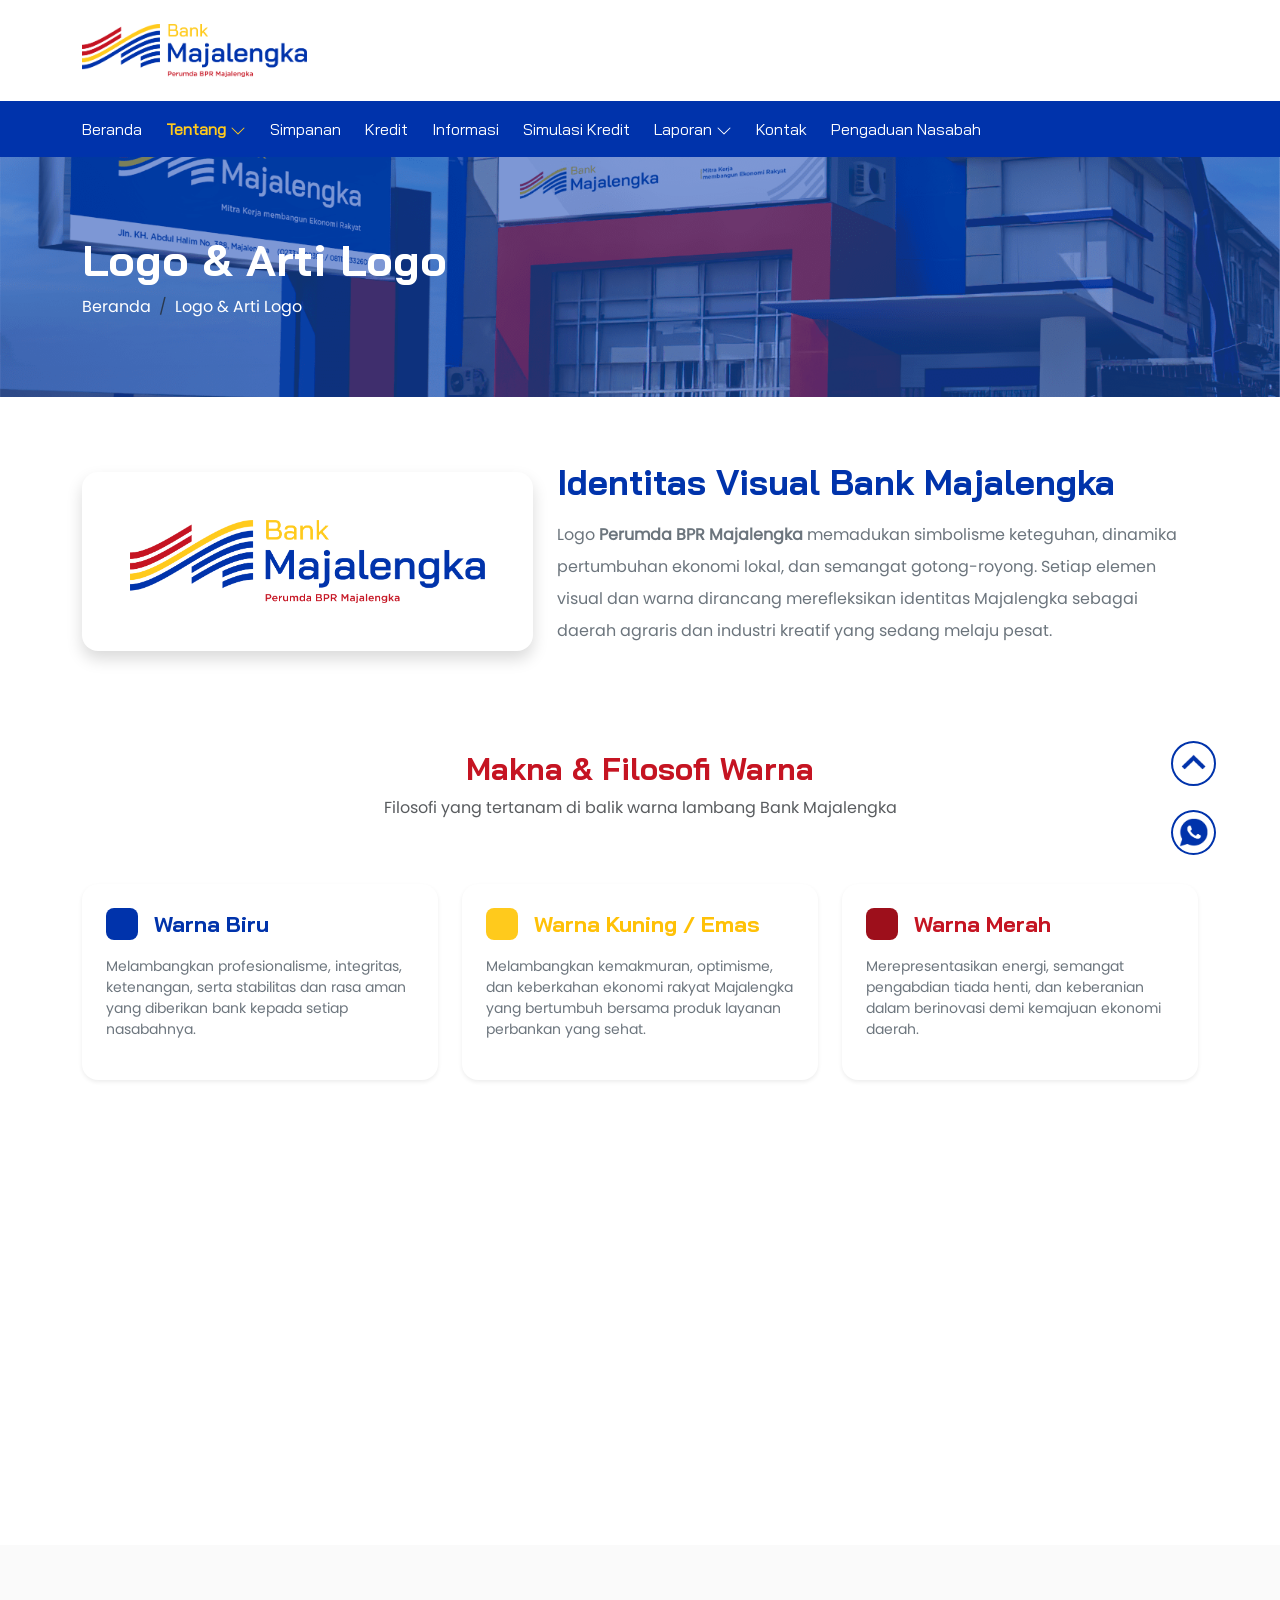
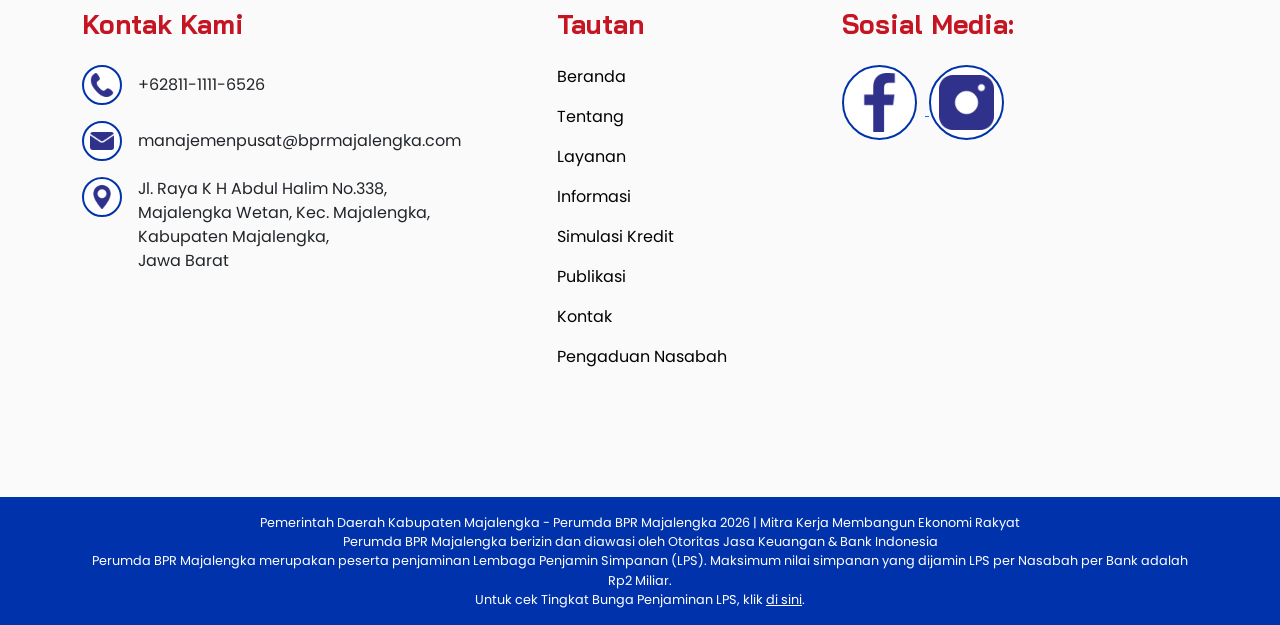
<file: pages/tentang/arti-logo.html>
<!doctype html>
<html lang="id">
<head>
    <!-- Required meta tags -->
    <meta charset="utf-8">
    <meta name="viewport" content="width=device-width, initial-scale=1, shrink-to-fit=no">

    <link rel="icon" type="image/x-icon" href="../../favicon.ico">

    <!-- Bootstrap CSS -->
    <link rel="stylesheet" href="../../assets/css/bootstrap.min.css">

    <!-- Import custom stylesheet -->
    <link rel="stylesheet" href="../../assets/css/website.css">

    <!-- Import AOS -->
    <link rel="stylesheet" href="../../assets/css/aos.css">

    <!-- Slick CSS -->
    <link rel="stylesheet" type="text/css" href="../../assets/css/slick.css">
    <link rel="stylesheet" type="text/css" href="../../assets/css/slick-theme.css">

    <title>Arti Logo - Bank Majalengka</title>
</head>
<body>
    <div id="app">
        <!-- Topbar Container -->
        <div class="container" id="top">
            <div class="row py-4">
                <div class="col-6">
                    <a href="../../index.html">
                        <img class="logo-bank" src="../../assets/img/Logo-Bank-Majalengka.png" alt="logo-bank-majalengka.png">
                    </a>
                </div>
            </div>
        </div>

        <!-- Main Navigation Bar -->
        <div class="bg-blue">
            <nav class="container navbar navbar-expand-lg navbar-expand-md">
                <div class="container-fluid">
                    <div class="hidden-md text-white">
                        <p class="menu-title-hidden mb-0">Beranda</p>
                        <p class="menu-title-hidden mb-0">Sejarah</p>
                        <p class="menu-title-hidden mb-0">Visi & Misi</p>
                        <p class="menu-title-hidden mb-0">Dewan Direktur</p>
                        <p class="menu-title-hidden mb-0 menu-title-show">Logo & Arti Logo</p>
                        <p class="menu-title-hidden mb-0">Simpanan</p>
                        <p class="menu-title-hidden mb-0">Kredit</p>
                        <p class="menu-title-hidden mb-0">Informasi</p>
                        <p class="menu-title-hidden mb-0">Simulasi Kredit</p>
                        <p class="menu-title-hidden mb-0">Laporan Publikasi</p>
                        <p class="menu-title-hidden mb-0">Laporan Tahunan</p>
                        <p class="menu-title-hidden mb-0">Laporan Tata Kelola</p>
                        <p class="menu-title-hidden mb-0">Kontak</p>
                        <p class="menu-title-hidden mb-0">Pengaduan Nasabah</p>
                    </div>
                    <button class="navbar-toggler btn-hamburg ms-auto" type="button" data-bs-toggle="collapse" data-bs-target="#navbarNav" aria-controls="navbarNav"
                        aria-expanded="false" aria-label="Toggle navigation">
                        <svg xmlns="http://www.w3.org/2000/svg" width="20" height="20" fill="white" class="bi bi-grid-3x3-gap-fill align-top"
                            viewBox="0 0 16 16">
                            <path
                                d="M1 2a1 1 0 0 1 1-1h2a1 1 0 0 1 1 1v2a1 1 0 0 1-1 1H2a1 1 0 0 1-1-1V2zm5 0a1 1 0 0 1 1-1h2a1 1 0 0 1 1 1v2a1 1 0 0 1-1 1H7a1 1 0 0 1-1-1V2zm5 0a1 1 0 0 1 1-1h2a1 1 0 0 1 1 1v2a1 1 0 0 1-1 1h-2a1 1 0 0 1-1-1V2zM1 7a1 1 0 0 1 1-1h2a1 1 0 0 1 1 1v2a1 1 0 0 1-1 1H2a1 1 0 0 1-1-1V7zm5 0a1 1 0 0 1 1-1h2a1 1 0 0 1 1 1v2a1 1 0 0 1-1 1H7a1 1 0 0 1-1-1V7zm5 0a1 1 0 0 1 1-1h2a1 1 0 0 1 1 1v2a1 1 0 0 1-1 1h-2a1 1 0 0 1-1-1V7zM1 12a1 1 0 0 1 1-1h2a1 1 0 0 1 1 1v2a1 1 0 0 1-1 1H2a1 1 0 0 1-1-1v-2zm5 0a1 1 0 0 1 1-1h2a1 1 0 0 1 1 1v2a1 1 0 0 1-1 1H7a1 1 0 0 1-1-1v-2zm5 0a1 1 0 0 1 1-1h2a1 1 0 0 1 1 1v2a1 1 0 0 1-1 1h-2a1 1 0 0 1-1-1v-2z" />
                        </svg>
                    </button>
                    <div class="collapse navbar-collapse align-items-center" id="navbarNav">
                        <ul class="navbar-nav">
                            <li class="nav-item d-md-none d-lg-block">
                                <a class="nav-link ps-0 pe-4 pe-md-3 pe-lg-4 menu" href="../../index.html">Beranda</a>
                            </li>
                            <li class="nav-item dropdown">
                                <button class="btn btn-link py-2 ps-0 pe-4 pe-md-3 pe-lg-4 menu m-0 menu-active" type="button" data-bs-toggle="dropdown" aria-expanded="false">
                                    Tentang
                                    <svg xmlns="http://www.w3.org/2000/svg" width="16" height="16" fill="currentColor" class="bi bi-chevron-down fw-bold"
                                        viewBox="0 0 16 16">
                                        <path fill-rule="evenodd"
                                            d="M1.646 4.646a.5.5 0 0 1 .708 0L8 10.293l5.646-5.647a.5.5 0 0 1 .708.708l-6 6a.5.5 0 0 1-.708 0l-6-6a.5.5 0 0 1 0-.708z" />
                                    </svg>
                                </button>
                                <ul class="dropdown-menu bg-blue dropdown-bpr">
                                    <li><a class="menu p-3" href="sejarah.html">Sejarah</a>
                                        <hr class="mx-3 my-2 border-white" style="opacity: 0.75;">
                                    </li>
                                    <li><a class="menu p-3" href="visi-misi.html">Visi & Misi</a>
                                        <hr class="mx-3 my-2 border-white" style="opacity: 0.75;">
                                    </li>
                                    <li><a class="menu p-3" href="dewan-direktur.html">Dewan Direktur</a>
                                        <hr class="mx-3 my-2 border-white" style="opacity: 0.75;">
                                    </li>
                                    <li><a class="menu p-3 menu-active" href="arti-logo.html">Logo & Arti Logo</a></li>
                                </ul>
                            </li>
                            <li class="nav-item">
                                <a class="nav-link ps-0 pe-4 pe-md-3 pe-lg-4 menu" href="../simpanan.html">Simpanan</a>
                            </li>
                            <li class="nav-item">
                                <a class="nav-link ps-0 pe-4 pe-md-3 pe-lg-4 menu" href="../kredit.html">Kredit</a>
                            </li>
                            <li class="nav-item">
                                <a class="nav-link ps-0 pe-4 pe-md-3 pe-lg-4 menu" href="../informasi.html">Informasi</a>
                            </li>
                            <li class="nav-item">
                                <a class="nav-link ps-0 pe-4 pe-md-3 pe-lg-4 menu" href="../simulasi-kredit.html">Simulasi Kredit</a>
                            </li>
                            <li class="nav-item dropdown">
                                <button class="btn btn-link py-2 ps-0 pe-4 pe-md-3 pe-lg-4 menu m-0" type="button" data-bs-toggle="dropdown" aria-expanded="false">
                                    Laporan
                                    <svg xmlns="http://www.w3.org/2000/svg" width="16" height="16" fill="currentColor" class="bi bi-chevron-down fw-bold"
                                        viewBox="0 0 16 16">
                                        <path fill-rule="evenodd"
                                            d="M1.646 4.646a.5.5 0 0 1 .708 0L8 10.293l5.646-5.647a.5.5 0 0 1 .708.708l-6 6a.5.5 0 0 1-.708 0l-6-6a.5.5 0 0 1 0-.708z" />
                                    </svg>
                                </button>
                                <ul class="dropdown-menu bg-blue dropdown-bpr" style="--bs-dropdown-min-width: 12rem;">
                                    <li><a class="menu p-3" href="../../index.html#laporan-publikasi">Laporan Publikasi</a>
                                        <hr class="mx-3 my-2 border-white" style="opacity: 0.75;">
                                    </li>
                                    <li><a class="menu p-3" href="../../index.html#laporan-tahunan">Laporan Tahunan</a>
                                        <hr class="mx-3 my-2 border-white" style="opacity: 0.75;">
                                    </li>
                                    <li><a class="menu p-3" href="../../index.html#laporan-tata-kelola">Laporan Tata Kelola</a>
                                        <hr class="mx-3 my-2 border-white" style="opacity: 0.75;">
                                    </li>
                                    <li><a class="menu p-3" href="../../index.html#piagam-audit-internal">Piagam Audit Internal</a>
                                        <hr class="mx-3 my-2 border-white" style="opacity: 0.75;">
                                    </li>
                                    <li><a class="menu p-3" href="../../index.html#rakb">Laporan RAKB</a></li>
                                </ul>
                            </li>
                            <li class="nav-item">
                                <a class="nav-link ps-0 pe-4 pe-md-3 pe-lg-4 menu" href="../kontak.html">Kontak</a>
                            </li>
                            <li class="nav-item">
                                <a class="nav-link ps-0 pe-4 pe-md-3 pe-lg-4 menu" href="../pengaduan-nasabah.html">Pengaduan Nasabah</a>
                            </li>
                        </ul>
                    </div>
                </div>
            </nav>
        </div>

        <!-- Banner Header -->
        <div class="header-main">
            <div class="overlay-header d-flex align-items-center">
                <div class="container text-white">
                    <h1 class="fw-bold mb-2">Logo & Arti Logo</h1>
                    <nav aria-label="breadcrumb">
                        <ol class="breadcrumb mb-0">
                            <li class="breadcrumb-item"><a href="../../index.html" class="link-white">Beranda</a></li>
                            <li class="breadcrumb-item active text-white" aria-current="page">Logo & Arti Logo</li>
                        </ol>
                    </nav>
                </div>
            </div>
        </div>

        <main id="main">
            <div class="container py-5 my-3">
                <div class="row align-items-center mb-5 pb-3">
                    <div class="col-12 col-lg-5 text-center mb-4 mb-lg-0" data-aos="fade-right">
                        <div class="p-5 bg-white shadow rounded-4 d-inline-block">
                            <img src="../../assets/img/Logo-Bank-Majalengka.png" alt="Logo Bank Majalengka" class="img-fluid" style="max-height: 120px;">
                        </div>
                    </div>
                    <div class="col-12 col-lg-7" data-aos="fade-left">
                        <h2 class="color-blue fw-bold mb-3">Identitas Visual Bank Majalengka</h2>
                        <p class="text-secondary lh-lg">
                            Logo <strong>Perumda BPR Majalengka</strong> memadukan simbolisme keteguhan, dinamika pertumbuhan ekonomi lokal, dan semangat gotong-royong. Setiap elemen visual dan warna dirancang merefleksikan identitas Majalengka sebagai daerah agraris dan industri kreatif yang sedang melaju pesat.
                        </p>
                    </div>
                </div>

                <div class="row pt-4" data-aos="fade-up">
                    <div class="col-12 text-center mb-5">
                        <h3 class="color-red fw-bold">Makna & Filosofi Warna</h3>
                        <p class="text-muted">Filosofi yang tertanam di balik warna lambang Bank Majalengka</p>
                    </div>

                    <div class="col-12 col-md-4 mb-4">
                        <div class="card h-100 border-0 shadow-sm p-4 rounded-4">
                            <div class="d-flex align-items-center mb-3">
                                <span class="square-color bg-blue rounded-3"></span>
                                <h5 class="fw-bold color-blue mb-0">Warna Biru</h5>
                            </div>
                            <p class="text-secondary small lh-base">
                                Melambangkan profesionalisme, integritas, ketenangan, serta stabilitas dan rasa aman yang diberikan bank kepada setiap nasabahnya.
                            </p>
                        </div>
                    </div>

                    <div class="col-12 col-md-4 mb-4">
                        <div class="card h-100 border-0 shadow-sm p-4 rounded-4">
                            <div class="d-flex align-items-center mb-3">
                                <span class="square-color bg-yellow rounded-3"></span>
                                <h5 class="fw-bold text-warning mb-0">Warna Kuning / Emas</h5>
                            </div>
                            <p class="text-secondary small lh-base">
                                Melambangkan kemakmuran, optimisme, dan keberkahan ekonomi rakyat Majalengka yang bertumbuh bersama produk layanan perbankan yang sehat.
                            </p>
                        </div>
                    </div>

                    <div class="col-12 col-md-4 mb-4">
                        <div class="card h-100 border-0 shadow-sm p-4 rounded-4">
                            <div class="d-flex align-items-center mb-3">
                                <span class="square-color bg-red rounded-3"></span>
                                <h5 class="fw-bold color-red mb-0">Warna Merah</h5>
                            </div>
                            <p class="text-secondary small lh-base">
                                Merepresentasikan energi, semangat pengabdian tiada henti, dan keberanian dalam berinovasi demi kemajuan ekonomi daerah.
                            </p>
                        </div>
                    </div>
                </div>

                <div class="row mt-4 pt-3" data-aos="fade-up" data-aos-delay="200">
                    <div class="col-12">
                        <div class="p-4 p-md-5 bg-light rounded-4 border">
                            <h4 class="fw-bold color-blue mb-3">Makna Bentuk Geometris</h4>
                            <ul class="text-secondary lh-lg mb-0">
                                <li><strong>Bentuk Melingkar & Aerodinamis:</strong> Melambangkan sinergi berkelanjutan, keterbukaan, serta kebersamaan antara pemerintah daerah, bank, dan seluruh nasabah.</li>
                                <li><strong>Arah Panah / Pergerakan Naik:</strong> Melambangkan tren perkembangan ekonomi rakyat Majalengka yang terus meningkat dari waktu ke waktu.</li>
                                <li><strong>Tipografi Tegas dan Modern:</strong> Menunjukkan keteguhan tata kelola perbankan, kejelasan komunikasi, dan komitmen pelayanan prima.</li>
                            </ul>
                        </div>
                    </div>
                </div>
            </div>
        </main>

        <!-- Floating Buttons: Back to top and WhatsApp -->
        <div class="floating-btn">
            <a class="mb-3" href="#" id="btn-back-to-top" rel="noreferrer noopener" aria-label="Kembali ke atas">
                <img class="icon-circle" src="../../assets/img/chevron-top.png" alt="chevron-top.png" width="45">
            </a>
            <br>
            <br>
            <a class="mb-3" href="https://wa.me/6281122332600" target="_blank" rel="noreferrer noopener" aria-label="Hubungi WhatsApp">
                <img class="icon-circle" src="../../assets/img/whatsapp.png" alt="whatsapp.png" width="45">
            </a>
        </div>

        <!-- Footer Area -->
        <div class="bg-footer py-5">
            <div class="container py-3">
                <div class="row">
                    <div class="col-12 col-md-8 col-lg-5 mb-5">
                        <h4 class="mb-4 color-red">Kontak Kami</h4>
                        <div class="d-flex align-items-center mb-3">
                            <img class="icon-circle me-3" width="40" src="../../assets/img/phone-receiver-silhouette.png" alt="phone.png">
                            +62811-1111-6526
                        </div>
                        <div class="d-flex align-items-center mb-3">
                            <img class="icon-circle me-3" width="40" src="../../assets/img/email.png" alt="email.png">
                            <span class="text-break">manajemenpusat@bprmajalengka.com</span>
                        </div>
                        <div class="d-flex mb-3">
                            <img class="icon-circle me-3" width="40" src="../../assets/img/maps-and-flags.png" alt="map.png">
                            Jl. Raya K H Abdul Halim No.338,<br> Majalengka Wetan, Kec. Majalengka,<br> Kabupaten Majalengka,<br> Jawa Barat
                        </div>
                    </div>
                    <div class="col-12 col-md-4 col-lg-3 mb-5">
                        <h4 class="mb-4 color-red">Tautan</h4>
                        <a class="menu-footer mb-3" href="../../index.html">Beranda</a>
                        <a class="menu-footer mb-3" href="sejarah.html">Tentang</a>
                        <a class="menu-footer mb-3" href="../simpanan.html">Layanan</a>
                        <a class="menu-footer mb-3" href="../informasi.html">Informasi</a>
                        <a class="menu-footer mb-3" href="../simulasi-kredit.html">Simulasi Kredit</a>
                        <a class="menu-footer mb-3" href="../../index.html#laporan-publikasi">Publikasi</a>
                        <a class="menu-footer mb-3" href="../kontak.html">Kontak</a>
                        <a class="menu-footer mb-3" href="../pengaduan-nasabah.html">Pengaduan Nasabah</a>
                    </div>
                    <div class="col-12 col-md-6 col-lg-4 mb-5">
                        <h4 class="mb-4 color-red">Sosial Media:</h4>
                        <a href="https://www.facebook.com/bank.majalengka?mibextid=ZbWKwL" target="_blank" rel="noreferrer noopener" aria-label="Facebook Bank Majalengka">
                            <img class="logo-footer icon-circle me-2" src="../../assets/img/facebook-app-symbol.png" alt="facebook.png" width="20">
                        </a>
                        <a href="https://instagram.com/bankmajalengka?igshid=MzNlNGNkZWQ4Mg==" target="_blank" rel="noreferrer noopener" aria-label="Instagram Bank Majalengka">
                            <img class="logo-footer icon-circle p-2 me-2" src="../../assets/img/instagram.png" alt="instagram.png" width="20">
                        </a>
                    </div>
                </div>
            </div>
        </div>
        <div class="bg-blue">
            <div class="container text-center text-white py-3 font-copyright">
                Pemerintah Daerah Kabupaten Majalengka - Perumda BPR Majalengka <span id="copyright">2026</span> | Mitra Kerja Membangun Ekonomi Rakyat<br>
                Perumda BPR Majalengka berizin dan diawasi oleh Otoritas Jasa Keuangan &amp; Bank Indonesia <br>
                Perumda BPR Majalengka merupakan peserta penjaminan Lembaga Penjamin Simpanan (LPS). Maksimum nilai simpanan yang dijamin LPS per Nasabah per Bank adalah Rp2 Miliar. <br>
                Untuk cek Tingkat Bunga Penjaminan LPS, klik <a class="text-white" href="../informasi.html" target="_blank" rel="noreferrer noopener">di sini</a>.<br>
            </div>
        </div>
    </div>

    <!-- Scripts: jQuery, Popper/Bootstrap bundle, Slick, AOS, Main -->
    <script src="../../assets/js/jquery-3.7.0.min.js"></script>
    <script src="../../assets/js/bootstrap.bundle.min.js"></script>
    <script src="../../assets/js/slick.min.js"></script>
    <script src="../../assets/js/aos.js"></script>
    <script src="../../assets/js/fslightbox.js"></script>
    <script src="../../assets/js/main.js"></script>
</body>
</html>
</file>
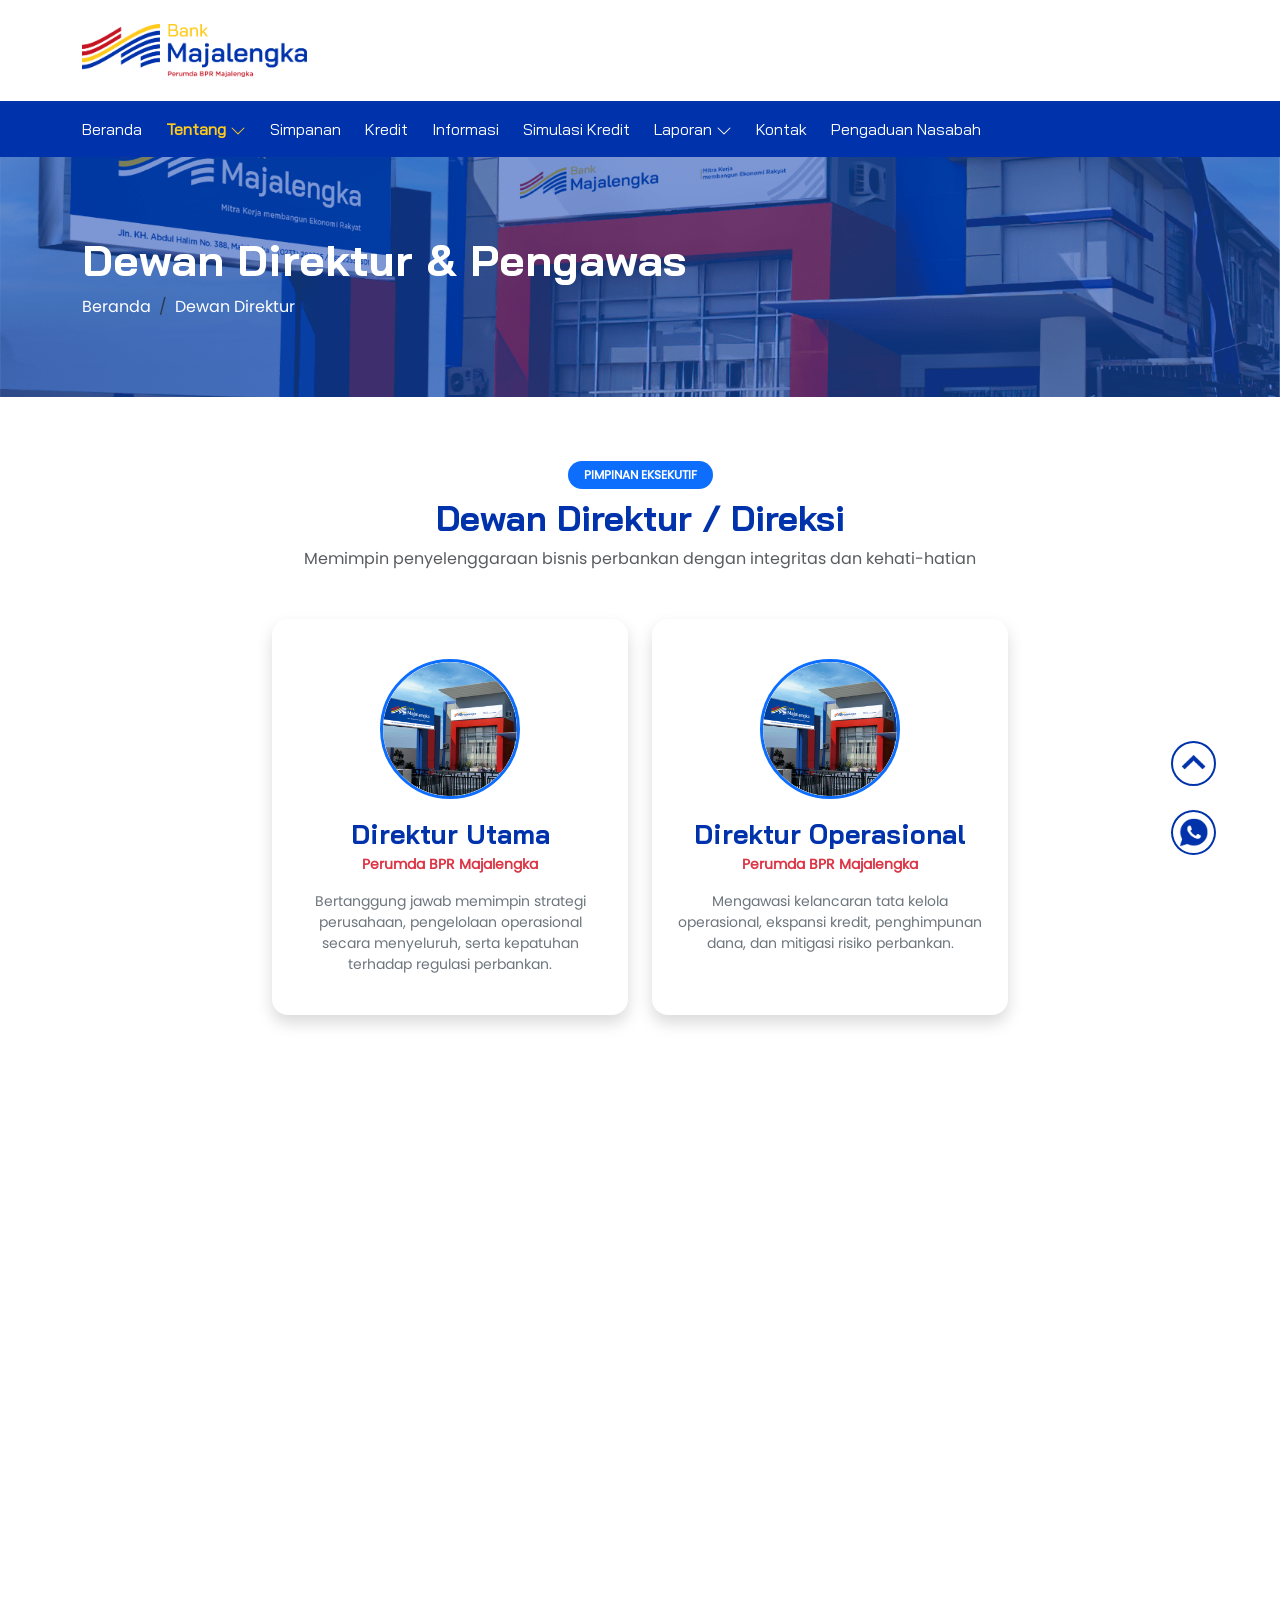
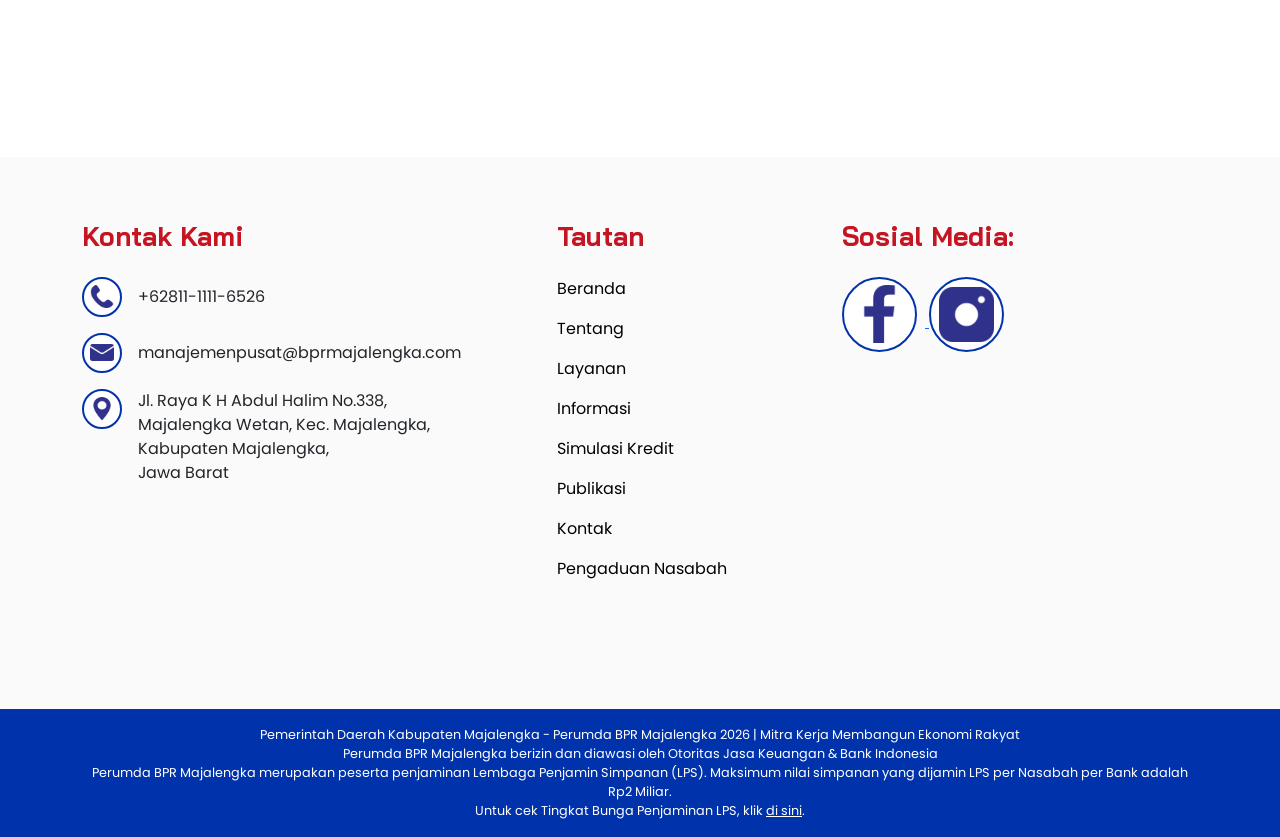
<file: pages/tentang/dewan-direktur.html>
<!doctype html>
<html lang="id">
<head>
    <!-- Required meta tags -->
    <meta charset="utf-8">
    <meta name="viewport" content="width=device-width, initial-scale=1, shrink-to-fit=no">

    <link rel="icon" type="image/x-icon" href="../../favicon.ico">

    <!-- Bootstrap CSS -->
    <link rel="stylesheet" href="../../assets/css/bootstrap.min.css">

    <!-- Import custom stylesheet -->
    <link rel="stylesheet" href="../../assets/css/website.css">

    <!-- Import AOS -->
    <link rel="stylesheet" href="../../assets/css/aos.css">

    <!-- Slick CSS -->
    <link rel="stylesheet" type="text/css" href="../../assets/css/slick.css">
    <link rel="stylesheet" type="text/css" href="../../assets/css/slick-theme.css">

    <title>Dewan Direktur - Bank Majalengka</title>
</head>
<body>
    <div id="app">
        <!-- Topbar Container -->
        <div class="container" id="top">
            <div class="row py-4">
                <div class="col-6">
                    <a href="../../index.html">
                        <img class="logo-bank" src="../../assets/img/Logo-Bank-Majalengka.png" alt="logo-bank-majalengka.png">
                    </a>
                </div>
            </div>
        </div>

        <!-- Main Navigation Bar -->
        <div class="bg-blue">
            <nav class="container navbar navbar-expand-lg navbar-expand-md">
                <div class="container-fluid">
                    <div class="hidden-md text-white">
                        <p class="menu-title-hidden mb-0">Beranda</p>
                        <p class="menu-title-hidden mb-0">Sejarah</p>
                        <p class="menu-title-hidden mb-0">Visi & Misi</p>
                        <p class="menu-title-hidden mb-0 menu-title-show">Dewan Direktur</p>
                        <p class="menu-title-hidden mb-0">Logo & Arti Logo</p>
                        <p class="menu-title-hidden mb-0">Simpanan</p>
                        <p class="menu-title-hidden mb-0">Kredit</p>
                        <p class="menu-title-hidden mb-0">Informasi</p>
                        <p class="menu-title-hidden mb-0">Simulasi Kredit</p>
                        <p class="menu-title-hidden mb-0">Laporan Publikasi</p>
                        <p class="menu-title-hidden mb-0">Laporan Tahunan</p>
                        <p class="menu-title-hidden mb-0">Laporan Tata Kelola</p>
                        <p class="menu-title-hidden mb-0">Kontak</p>
                        <p class="menu-title-hidden mb-0">Pengaduan Nasabah</p>
                    </div>
                    <button class="navbar-toggler btn-hamburg ms-auto" type="button" data-bs-toggle="collapse" data-bs-target="#navbarNav" aria-controls="navbarNav"
                        aria-expanded="false" aria-label="Toggle navigation">
                        <svg xmlns="http://www.w3.org/2000/svg" width="20" height="20" fill="white" class="bi bi-grid-3x3-gap-fill align-top"
                            viewBox="0 0 16 16">
                            <path
                                d="M1 2a1 1 0 0 1 1-1h2a1 1 0 0 1 1 1v2a1 1 0 0 1-1 1H2a1 1 0 0 1-1-1V2zm5 0a1 1 0 0 1 1-1h2a1 1 0 0 1 1 1v2a1 1 0 0 1-1 1H7a1 1 0 0 1-1-1V2zm5 0a1 1 0 0 1 1-1h2a1 1 0 0 1 1 1v2a1 1 0 0 1-1 1h-2a1 1 0 0 1-1-1V2zM1 7a1 1 0 0 1 1-1h2a1 1 0 0 1 1 1v2a1 1 0 0 1-1 1H2a1 1 0 0 1-1-1V7zm5 0a1 1 0 0 1 1-1h2a1 1 0 0 1 1 1v2a1 1 0 0 1-1 1H7a1 1 0 0 1-1-1V7zm5 0a1 1 0 0 1 1-1h2a1 1 0 0 1 1 1v2a1 1 0 0 1-1 1h-2a1 1 0 0 1-1-1V7zM1 12a1 1 0 0 1 1-1h2a1 1 0 0 1 1 1v2a1 1 0 0 1-1 1H2a1 1 0 0 1-1-1v-2zm5 0a1 1 0 0 1 1-1h2a1 1 0 0 1 1 1v2a1 1 0 0 1-1 1H7a1 1 0 0 1-1-1v-2zm5 0a1 1 0 0 1 1-1h2a1 1 0 0 1 1 1v2a1 1 0 0 1-1 1h-2a1 1 0 0 1-1-1v-2z" />
                        </svg>
                    </button>
                    <div class="collapse navbar-collapse align-items-center" id="navbarNav">
                        <ul class="navbar-nav">
                            <li class="nav-item d-md-none d-lg-block">
                                <a class="nav-link ps-0 pe-4 pe-md-3 pe-lg-4 menu" href="../../index.html">Beranda</a>
                            </li>
                            <li class="nav-item dropdown">
                                <button class="btn btn-link py-2 ps-0 pe-4 pe-md-3 pe-lg-4 menu m-0 menu-active" type="button" data-bs-toggle="dropdown" aria-expanded="false">
                                    Tentang
                                    <svg xmlns="http://www.w3.org/2000/svg" width="16" height="16" fill="currentColor" class="bi bi-chevron-down fw-bold"
                                        viewBox="0 0 16 16">
                                        <path fill-rule="evenodd"
                                            d="M1.646 4.646a.5.5 0 0 1 .708 0L8 10.293l5.646-5.647a.5.5 0 0 1 .708.708l-6 6a.5.5 0 0 1-.708 0l-6-6a.5.5 0 0 1 0-.708z" />
                                    </svg>
                                </button>
                                <ul class="dropdown-menu bg-blue dropdown-bpr">
                                    <li><a class="menu p-3" href="sejarah.html">Sejarah</a>
                                        <hr class="mx-3 my-2 border-white" style="opacity: 0.75;">
                                    </li>
                                    <li><a class="menu p-3" href="visi-misi.html">Visi & Misi</a>
                                        <hr class="mx-3 my-2 border-white" style="opacity: 0.75;">
                                    </li>
                                    <li><a class="menu p-3 menu-active" href="dewan-direktur.html">Dewan Direktur</a>
                                        <hr class="mx-3 my-2 border-white" style="opacity: 0.75;">
                                    </li>
                                    <li><a class="menu p-3" href="arti-logo.html">Logo & Arti Logo</a></li>
                                </ul>
                            </li>
                            <li class="nav-item">
                                <a class="nav-link ps-0 pe-4 pe-md-3 pe-lg-4 menu" href="../simpanan.html">Simpanan</a>
                            </li>
                            <li class="nav-item">
                                <a class="nav-link ps-0 pe-4 pe-md-3 pe-lg-4 menu" href="../kredit.html">Kredit</a>
                            </li>
                            <li class="nav-item">
                                <a class="nav-link ps-0 pe-4 pe-md-3 pe-lg-4 menu" href="../informasi.html">Informasi</a>
                            </li>
                            <li class="nav-item">
                                <a class="nav-link ps-0 pe-4 pe-md-3 pe-lg-4 menu" href="../simulasi-kredit.html">Simulasi Kredit</a>
                            </li>
                            <li class="nav-item dropdown">
                                <button class="btn btn-link py-2 ps-0 pe-4 pe-md-3 pe-lg-4 menu m-0" type="button" data-bs-toggle="dropdown" aria-expanded="false">
                                    Laporan
                                    <svg xmlns="http://www.w3.org/2000/svg" width="16" height="16" fill="currentColor" class="bi bi-chevron-down fw-bold"
                                        viewBox="0 0 16 16">
                                        <path fill-rule="evenodd"
                                            d="M1.646 4.646a.5.5 0 0 1 .708 0L8 10.293l5.646-5.647a.5.5 0 0 1 .708.708l-6 6a.5.5 0 0 1-.708 0l-6-6a.5.5 0 0 1 0-.708z" />
                                    </svg>
                                </button>
                                <ul class="dropdown-menu bg-blue dropdown-bpr" style="--bs-dropdown-min-width: 12rem;">
                                    <li><a class="menu p-3" href="../../index.html#laporan-publikasi">Laporan Publikasi</a>
                                        <hr class="mx-3 my-2 border-white" style="opacity: 0.75;">
                                    </li>
                                    <li><a class="menu p-3" href="../../index.html#laporan-tahunan">Laporan Tahunan</a>
                                        <hr class="mx-3 my-2 border-white" style="opacity: 0.75;">
                                    </li>
                                    <li><a class="menu p-3" href="../../index.html#laporan-tata-kelola">Laporan Tata Kelola</a>
                                        <hr class="mx-3 my-2 border-white" style="opacity: 0.75;">
                                    </li>
                                    <li><a class="menu p-3" href="../../index.html#piagam-audit-internal">Piagam Audit Internal</a>
                                        <hr class="mx-3 my-2 border-white" style="opacity: 0.75;">
                                    </li>
                                    <li><a class="menu p-3" href="../../index.html#rakb">Laporan RAKB</a></li>
                                </ul>
                            </li>
                            <li class="nav-item">
                                <a class="nav-link ps-0 pe-4 pe-md-3 pe-lg-4 menu" href="../kontak.html">Kontak</a>
                            </li>
                            <li class="nav-item">
                                <a class="nav-link ps-0 pe-4 pe-md-3 pe-lg-4 menu" href="../pengaduan-nasabah.html">Pengaduan Nasabah</a>
                            </li>
                        </ul>
                    </div>
                </div>
            </nav>
        </div>

        <!-- Banner Header -->
        <div class="header-main">
            <div class="overlay-header d-flex align-items-center">
                <div class="container text-white">
                    <h1 class="fw-bold mb-2">Dewan Direktur & Pengawas</h1>
                    <nav aria-label="breadcrumb">
                        <ol class="breadcrumb mb-0">
                            <li class="breadcrumb-item"><a href="../../index.html" class="link-white">Beranda</a></li>
                            <li class="breadcrumb-item active text-white" aria-current="page">Dewan Direktur</li>
                        </ol>
                    </nav>
                </div>
            </div>
        </div>

        <main id="main">
            <div class="container py-5 my-3">
                <!-- Direksi Section -->
                <div class="text-center mb-5" data-aos="fade-up">
                    <span class="badge bg-primary px-3 py-2 rounded-pill fw-bold mb-2">PIMPINAN EKSEKUTIF</span>
                    <h2 class="color-blue fw-bold">Dewan Direktur / Direksi</h2>
                    <p class="text-muted">Memimpin penyelenggaraan bisnis perbankan dengan integritas dan kehati-hatian</p>
                </div>

                <div class="row justify-content-center mb-5">
                    <div class="col-12 col-md-6 col-lg-4 mb-4" data-aos="fade-up" data-aos-delay="100">
                        <div class="card border-0 shadow text-center p-4 rounded-4 h-100">
                            <div class="my-3">
                                <div class="rounded-circle bg-light d-inline-flex align-items-center justify-content-center border border-3 border-primary" style="width: 140px; height: 140px; overflow: hidden;">
                                    <img src="../../assets/img/Kantor-circle-min.png" alt="Direktur Utama" style="width: 100%; height: 100%; object-fit: cover;">
                                </div>
                            </div>
                            <h4 class="fw-bold color-blue mb-1">Direktur Utama</h4>
                            <p class="text-danger fw-semibold small mb-3">Perumda BPR Majalengka</p>
                            <p class="text-secondary small">
                                Bertanggung jawab memimpin strategi perusahaan, pengelolaan operasional secara menyeluruh, serta kepatuhan terhadap regulasi perbankan.
                            </p>
                        </div>
                    </div>

                    <div class="col-12 col-md-6 col-lg-4 mb-4" data-aos="fade-up" data-aos-delay="200">
                        <div class="card border-0 shadow text-center p-4 rounded-4 h-100">
                            <div class="my-3">
                                <div class="rounded-circle bg-light d-inline-flex align-items-center justify-content-center border border-3 border-primary" style="width: 140px; height: 140px; overflow: hidden;">
                                    <img src="../../assets/img/Kantor-circle-min.png" alt="Direktur Operasional & Bisnis" style="width: 100%; height: 100%; object-fit: cover;">
                                </div>
                            </div>
                            <h4 class="fw-bold color-blue mb-1">Direktur Operasional</h4>
                            <p class="text-danger fw-semibold small mb-3">Perumda BPR Majalengka</p>
                            <p class="text-secondary small">
                                Mengawasi kelancaran tata kelola operasional, ekspansi kredit, penghimpunan dana, dan mitigasi risiko perbankan.
                            </p>
                        </div>
                    </div>
                </div>

                <!-- Dewan Pengawas / Komisaris Section -->
                <div class="text-center my-5 pt-3" data-aos="fade-up">
                    <span class="badge bg-warning text-dark px-3 py-2 rounded-pill fw-bold mb-2">PENGAWASAN & TATA KELOLA</span>
                    <h2 class="color-red fw-bold">Dewan Pengawas / Komisaris</h2>
                    <p class="text-muted">Melakukan pengawasan independen terhadap kebijakan dan kinerja direksi</p>
                </div>

                <div class="row justify-content-center">
                    <div class="col-12 col-md-6 col-lg-4 mb-4" data-aos="fade-up" data-aos-delay="100">
                        <div class="card border-0 shadow text-center p-4 rounded-4 h-100">
                            <div class="my-3">
                                <div class="rounded-circle bg-light d-inline-flex align-items-center justify-content-center border border-3 border-danger" style="width: 140px; height: 140px; overflow: hidden;">
                                    <img src="../../assets/img/Kantor-circle-min.png" alt="Ketua Dewan Pengawas" style="width: 100%; height: 100%; object-fit: cover;">
                                </div>
                            </div>
                            <h4 class="fw-bold color-red mb-1">Ketua Dewan Pengawas</h4>
                            <p class="text-muted fw-semibold small mb-3">Perumda BPR Majalengka</p>
                            <p class="text-secondary small">
                                Mengawasi pelaksanaan rencana bisnis bank, memastikan kepatuhan tata kelola terhadap aturan perundang-undangan dan OJK.
                            </p>
                        </div>
                    </div>

                    <div class="col-12 col-md-6 col-lg-4 mb-4" data-aos="fade-up" data-aos-delay="200">
                        <div class="card border-0 shadow text-center p-4 rounded-4 h-100">
                            <div class="my-3">
                                <div class="rounded-circle bg-light d-inline-flex align-items-center justify-content-center border border-3 border-danger" style="width: 140px; height: 140px; overflow: hidden;">
                                    <img src="../../assets/img/Kantor-circle-min.png" alt="Anggota Dewan Pengawas" style="width: 100%; height: 100%; object-fit: cover;">
                                </div>
                            </div>
                            <h4 class="fw-bold color-red mb-1">Anggota Dewan Pengawas</h4>
                            <p class="text-muted fw-semibold small mb-3">Perumda BPR Majalengka</p>
                            <p class="text-secondary small">
                                Memberikan masukan strategis, evaluasi berkala mengenai laporan keuangan, dan memantau komite audit internal.
                            </p>
                        </div>
                    </div>
                </div>
            </div>
        </main>

        <!-- Floating Buttons: Back to top and WhatsApp -->
        <div class="floating-btn">
            <a class="mb-3" href="#" id="btn-back-to-top" rel="noreferrer noopener" aria-label="Kembali ke atas">
                <img class="icon-circle" src="../../assets/img/chevron-top.png" alt="chevron-top.png" width="45">
            </a>
            <br>
            <br>
            <a class="mb-3" href="https://wa.me/6281122332600" target="_blank" rel="noreferrer noopener" aria-label="Hubungi WhatsApp">
                <img class="icon-circle" src="../../assets/img/whatsapp.png" alt="whatsapp.png" width="45">
            </a>
        </div>

        <!-- Footer Area -->
        <div class="bg-footer py-5">
            <div class="container py-3">
                <div class="row">
                    <div class="col-12 col-md-8 col-lg-5 mb-5">
                        <h4 class="mb-4 color-red">Kontak Kami</h4>
                        <div class="d-flex align-items-center mb-3">
                            <img class="icon-circle me-3" width="40" src="../../assets/img/phone-receiver-silhouette.png" alt="phone.png">
                            +62811-1111-6526
                        </div>
                        <div class="d-flex align-items-center mb-3">
                            <img class="icon-circle me-3" width="40" src="../../assets/img/email.png" alt="email.png">
                            <span class="text-break">manajemenpusat@bprmajalengka.com</span>
                        </div>
                        <div class="d-flex mb-3">
                            <img class="icon-circle me-3" width="40" src="../../assets/img/maps-and-flags.png" alt="map.png">
                            Jl. Raya K H Abdul Halim No.338,<br> Majalengka Wetan, Kec. Majalengka,<br> Kabupaten Majalengka,<br> Jawa Barat
                        </div>
                    </div>
                    <div class="col-12 col-md-4 col-lg-3 mb-5">
                        <h4 class="mb-4 color-red">Tautan</h4>
                        <a class="menu-footer mb-3" href="../../index.html">Beranda</a>
                        <a class="menu-footer mb-3" href="sejarah.html">Tentang</a>
                        <a class="menu-footer mb-3" href="../simpanan.html">Layanan</a>
                        <a class="menu-footer mb-3" href="../informasi.html">Informasi</a>
                        <a class="menu-footer mb-3" href="../simulasi-kredit.html">Simulasi Kredit</a>
                        <a class="menu-footer mb-3" href="../../index.html#laporan-publikasi">Publikasi</a>
                        <a class="menu-footer mb-3" href="../kontak.html">Kontak</a>
                        <a class="menu-footer mb-3" href="../pengaduan-nasabah.html">Pengaduan Nasabah</a>
                    </div>
                    <div class="col-12 col-md-6 col-lg-4 mb-5">
                        <h4 class="mb-4 color-red">Sosial Media:</h4>
                        <a href="https://www.facebook.com/bank.majalengka?mibextid=ZbWKwL" target="_blank" rel="noreferrer noopener" aria-label="Facebook Bank Majalengka">
                            <img class="logo-footer icon-circle me-2" src="../../assets/img/facebook-app-symbol.png" alt="facebook.png" width="20">
                        </a>
                        <a href="https://instagram.com/bankmajalengka?igshid=MzNlNGNkZWQ4Mg==" target="_blank" rel="noreferrer noopener" aria-label="Instagram Bank Majalengka">
                            <img class="logo-footer icon-circle p-2 me-2" src="../../assets/img/instagram.png" alt="instagram.png" width="20">
                        </a>
                    </div>
                </div>
            </div>
        </div>
        <div class="bg-blue">
            <div class="container text-center text-white py-3 font-copyright">
                Pemerintah Daerah Kabupaten Majalengka - Perumda BPR Majalengka <span id="copyright">2026</span> | Mitra Kerja Membangun Ekonomi Rakyat<br>
                Perumda BPR Majalengka berizin dan diawasi oleh Otoritas Jasa Keuangan &amp; Bank Indonesia <br>
                Perumda BPR Majalengka merupakan peserta penjaminan Lembaga Penjamin Simpanan (LPS). Maksimum nilai simpanan yang dijamin LPS per Nasabah per Bank adalah Rp2 Miliar. <br>
                Untuk cek Tingkat Bunga Penjaminan LPS, klik <a class="text-white" href="../informasi.html" target="_blank" rel="noreferrer noopener">di sini</a>.<br>
            </div>
        </div>
    </div>

    <!-- Scripts: jQuery, Popper/Bootstrap bundle, Slick, AOS, Main -->
    <script src="../../assets/js/jquery-3.7.0.min.js"></script>
    <script src="../../assets/js/bootstrap.bundle.min.js"></script>
    <script src="../../assets/js/slick.min.js"></script>
    <script src="../../assets/js/aos.js"></script>
    <script src="../../assets/js/fslightbox.js"></script>
    <script src="../../assets/js/main.js"></script>
</body>
</html>
</file>
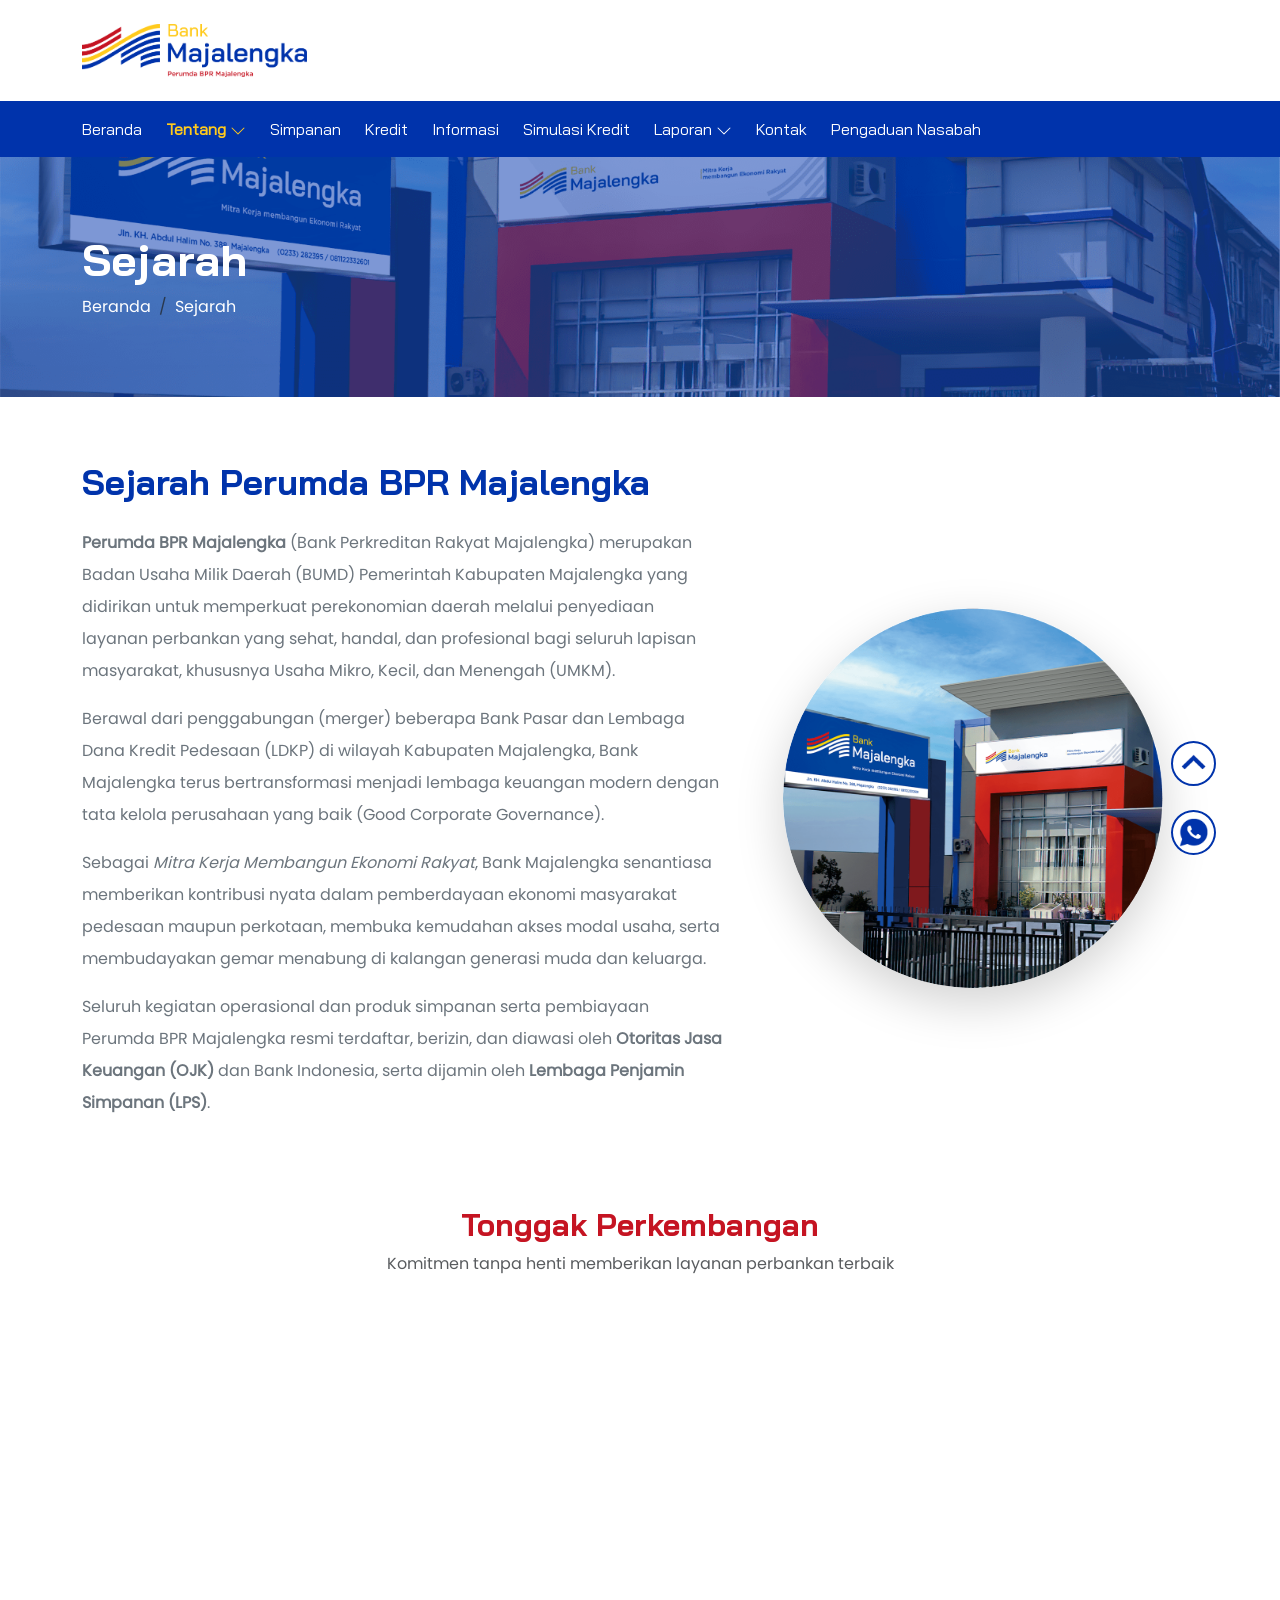
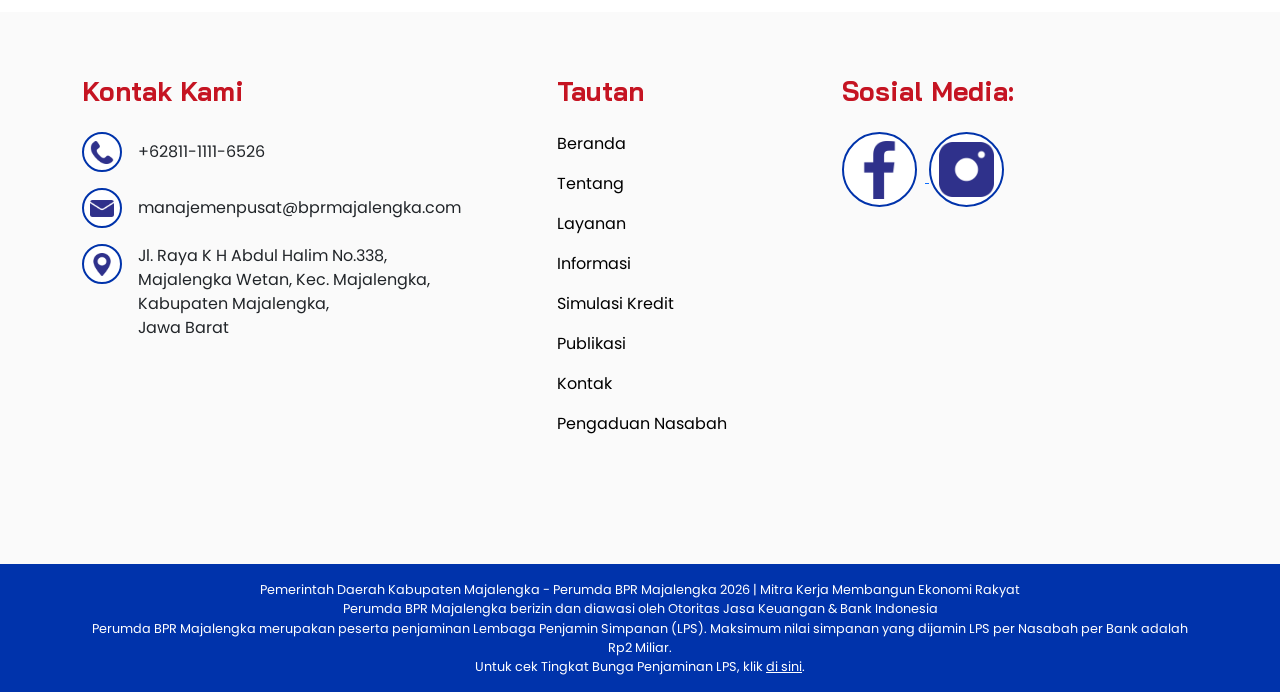
<file: pages/tentang/sejarah.html>
<!doctype html>
<html lang="id">
<head>
    <!-- Required meta tags -->
    <meta charset="utf-8">
    <meta name="viewport" content="width=device-width, initial-scale=1, shrink-to-fit=no">

    <link rel="icon" type="image/x-icon" href="../../favicon.ico">

    <!-- Bootstrap CSS -->
    <link rel="stylesheet" href="../../assets/css/bootstrap.min.css">

    <!-- Import custom stylesheet -->
    <link rel="stylesheet" href="../../assets/css/website.css">

    <!-- Import AOS -->
    <link rel="stylesheet" href="../../assets/css/aos.css">

    <!-- Slick CSS -->
    <link rel="stylesheet" type="text/css" href="../../assets/css/slick.css">
    <link rel="stylesheet" type="text/css" href="../../assets/css/slick-theme.css">

    <title>Sejarah - Bank Majalengka</title>
</head>
<body>
    <div id="app">
        <!-- Topbar Container -->
        <div class="container" id="top">
            <div class="row py-4">
                <div class="col-6">
                    <a href="../../index.html">
                        <img class="logo-bank" src="../../assets/img/Logo-Bank-Majalengka.png" alt="logo-bank-majalengka.png">
                    </a>
                </div>
            </div>
        </div>

        <!-- Main Navigation Bar -->
        <div class="bg-blue">
            <nav class="container navbar navbar-expand-lg navbar-expand-md">
                <div class="container-fluid">
                    <div class="hidden-md text-white">
                        <p class="menu-title-hidden mb-0">Beranda</p>
                        <p class="menu-title-hidden mb-0 menu-title-show">Sejarah</p>
                        <p class="menu-title-hidden mb-0">Visi & Misi</p>
                        <p class="menu-title-hidden mb-0">Dewan Direktur</p>
                        <p class="menu-title-hidden mb-0">Logo & Arti Logo</p>
                        <p class="menu-title-hidden mb-0">Simpanan</p>
                        <p class="menu-title-hidden mb-0">Kredit</p>
                        <p class="menu-title-hidden mb-0">Informasi</p>
                        <p class="menu-title-hidden mb-0">Simulasi Kredit</p>
                        <p class="menu-title-hidden mb-0">Laporan Publikasi</p>
                        <p class="menu-title-hidden mb-0">Laporan Tahunan</p>
                        <p class="menu-title-hidden mb-0">Laporan Tata Kelola</p>
                        <p class="menu-title-hidden mb-0">Kontak</p>
                        <p class="menu-title-hidden mb-0">Pengaduan Nasabah</p>
                    </div>
                    <button class="navbar-toggler btn-hamburg ms-auto" type="button" data-bs-toggle="collapse" data-bs-target="#navbarNav" aria-controls="navbarNav"
                        aria-expanded="false" aria-label="Toggle navigation">
                        <svg xmlns="http://www.w3.org/2000/svg" width="20" height="20" fill="white" class="bi bi-grid-3x3-gap-fill align-top"
                            viewBox="0 0 16 16">
                            <path
                                d="M1 2a1 1 0 0 1 1-1h2a1 1 0 0 1 1 1v2a1 1 0 0 1-1 1H2a1 1 0 0 1-1-1V2zm5 0a1 1 0 0 1 1-1h2a1 1 0 0 1 1 1v2a1 1 0 0 1-1 1H7a1 1 0 0 1-1-1V2zm5 0a1 1 0 0 1 1-1h2a1 1 0 0 1 1 1v2a1 1 0 0 1-1 1h-2a1 1 0 0 1-1-1V2zM1 7a1 1 0 0 1 1-1h2a1 1 0 0 1 1 1v2a1 1 0 0 1-1 1H2a1 1 0 0 1-1-1V7zm5 0a1 1 0 0 1 1-1h2a1 1 0 0 1 1 1v2a1 1 0 0 1-1 1H7a1 1 0 0 1-1-1V7zm5 0a1 1 0 0 1 1-1h2a1 1 0 0 1 1 1v2a1 1 0 0 1-1 1h-2a1 1 0 0 1-1-1V7zM1 12a1 1 0 0 1 1-1h2a1 1 0 0 1 1 1v2a1 1 0 0 1-1 1H2a1 1 0 0 1-1-1v-2zm5 0a1 1 0 0 1 1-1h2a1 1 0 0 1 1 1v2a1 1 0 0 1-1 1H7a1 1 0 0 1-1-1v-2zm5 0a1 1 0 0 1 1-1h2a1 1 0 0 1 1 1v2a1 1 0 0 1-1 1h-2a1 1 0 0 1-1-1v-2z" />
                        </svg>
                    </button>
                    <div class="collapse navbar-collapse align-items-center" id="navbarNav">
                        <ul class="navbar-nav">
                            <li class="nav-item d-md-none d-lg-block">
                                <a class="nav-link ps-0 pe-4 pe-md-3 pe-lg-4 menu" href="../../index.html">Beranda</a>
                            </li>
                            <li class="nav-item dropdown">
                                <button class="btn btn-link py-2 ps-0 pe-4 pe-md-3 pe-lg-4 menu m-0 menu-active" type="button" data-bs-toggle="dropdown" aria-expanded="false">
                                    Tentang
                                    <svg xmlns="http://www.w3.org/2000/svg" width="16" height="16" fill="currentColor" class="bi bi-chevron-down fw-bold"
                                        viewBox="0 0 16 16">
                                        <path fill-rule="evenodd"
                                            d="M1.646 4.646a.5.5 0 0 1 .708 0L8 10.293l5.646-5.647a.5.5 0 0 1 .708.708l-6 6a.5.5 0 0 1-.708 0l-6-6a.5.5 0 0 1 0-.708z" />
                                    </svg>
                                </button>
                                <ul class="dropdown-menu bg-blue dropdown-bpr">
                                    <li><a class="menu p-3 menu-active" href="sejarah.html">Sejarah</a>
                                        <hr class="mx-3 my-2 border-white" style="opacity: 0.75;">
                                    </li>
                                    <li><a class="menu p-3" href="visi-misi.html">Visi & Misi</a>
                                        <hr class="mx-3 my-2 border-white" style="opacity: 0.75;">
                                    </li>
                                    <li><a class="menu p-3" href="dewan-direktur.html">Dewan Direktur</a>
                                        <hr class="mx-3 my-2 border-white" style="opacity: 0.75;">
                                    </li>
                                    <li><a class="menu p-3" href="arti-logo.html">Logo & Arti Logo</a></li>
                                </ul>
                            </li>
                            <li class="nav-item">
                                <a class="nav-link ps-0 pe-4 pe-md-3 pe-lg-4 menu" href="../simpanan.html">Simpanan</a>
                            </li>
                            <li class="nav-item">
                                <a class="nav-link ps-0 pe-4 pe-md-3 pe-lg-4 menu" href="../kredit.html">Kredit</a>
                            </li>
                            <li class="nav-item">
                                <a class="nav-link ps-0 pe-4 pe-md-3 pe-lg-4 menu" href="../informasi.html">Informasi</a>
                            </li>
                            <li class="nav-item">
                                <a class="nav-link ps-0 pe-4 pe-md-3 pe-lg-4 menu" href="../simulasi-kredit.html">Simulasi Kredit</a>
                            </li>
                            <li class="nav-item dropdown">
                                <button class="btn btn-link py-2 ps-0 pe-4 pe-md-3 pe-lg-4 menu m-0" type="button" data-bs-toggle="dropdown" aria-expanded="false">
                                    Laporan
                                    <svg xmlns="http://www.w3.org/2000/svg" width="16" height="16" fill="currentColor" class="bi bi-chevron-down fw-bold"
                                        viewBox="0 0 16 16">
                                        <path fill-rule="evenodd"
                                            d="M1.646 4.646a.5.5 0 0 1 .708 0L8 10.293l5.646-5.647a.5.5 0 0 1 .708.708l-6 6a.5.5 0 0 1-.708 0l-6-6a.5.5 0 0 1 0-.708z" />
                                    </svg>
                                </button>
                                <ul class="dropdown-menu bg-blue dropdown-bpr" style="--bs-dropdown-min-width: 12rem;">
                                    <li><a class="menu p-3" href="../../index.html#laporan-publikasi">Laporan Publikasi</a>
                                        <hr class="mx-3 my-2 border-white" style="opacity: 0.75;">
                                    </li>
                                    <li><a class="menu p-3" href="../../index.html#laporan-tahunan">Laporan Tahunan</a>
                                        <hr class="mx-3 my-2 border-white" style="opacity: 0.75;">
                                    </li>
                                    <li><a class="menu p-3" href="../../index.html#laporan-tata-kelola">Laporan Tata Kelola</a>
                                        <hr class="mx-3 my-2 border-white" style="opacity: 0.75;">
                                    </li>
                                    <li><a class="menu p-3" href="../../index.html#piagam-audit-internal">Piagam Audit Internal</a>
                                        <hr class="mx-3 my-2 border-white" style="opacity: 0.75;">
                                    </li>
                                    <li><a class="menu p-3" href="../../index.html#rakb">Laporan RAKB</a></li>
                                </ul>
                            </li>
                            <li class="nav-item">
                                <a class="nav-link ps-0 pe-4 pe-md-3 pe-lg-4 menu" href="../kontak.html">Kontak</a>
                            </li>
                            <li class="nav-item">
                                <a class="nav-link ps-0 pe-4 pe-md-3 pe-lg-4 menu" href="../pengaduan-nasabah.html">Pengaduan Nasabah</a>
                            </li>
                        </ul>
                    </div>
                </div>
            </nav>
        </div>

        <!-- Banner Header -->
        <div class="header-main">
            <div class="overlay-header d-flex align-items-center">
                <div class="container text-white">
                    <h1 class="fw-bold mb-2">Sejarah</h1>
                    <nav aria-label="breadcrumb">
                        <ol class="breadcrumb mb-0">
                            <li class="breadcrumb-item"><a href="../../index.html" class="link-white">Beranda</a></li>
                            <li class="breadcrumb-item active text-white" aria-current="page">Sejarah</li>
                        </ol>
                    </nav>
                </div>
            </div>
        </div>

        <main id="main">
            <div class="container py-5 my-3">
                <div class="row align-items-center">
                    <div class="col-12 col-lg-7 mb-4 mb-lg-0" data-aos="fade-right">
                        <h2 class="color-blue fw-bold mb-4">Sejarah Perumda BPR Majalengka</h2>
                        <div class="lh-lg text-secondary">
                            <p>
                                <strong>Perumda BPR Majalengka</strong> (Bank Perkreditan Rakyat Majalengka) merupakan Badan Usaha Milik Daerah (BUMD) Pemerintah Kabupaten Majalengka yang didirikan untuk memperkuat perekonomian daerah melalui penyediaan layanan perbankan yang sehat, handal, dan profesional bagi seluruh lapisan masyarakat, khususnya Usaha Mikro, Kecil, dan Menengah (UMKM).
                            </p>
                            <p>
                                Berawal dari penggabungan (merger) beberapa Bank Pasar dan Lembaga Dana Kredit Pedesaan (LDKP) di wilayah Kabupaten Majalengka, Bank Majalengka terus bertransformasi menjadi lembaga keuangan modern dengan tata kelola perusahaan yang baik (Good Corporate Governance).
                            </p>
                            <p>
                                Sebagai <em>Mitra Kerja Membangun Ekonomi Rakyat</em>, Bank Majalengka senantiasa memberikan kontribusi nyata dalam pemberdayaan ekonomi masyarakat pedesaan maupun perkotaan, membuka kemudahan akses modal usaha, serta membudayakan gemar menabung di kalangan generasi muda dan keluarga.
                            </p>
                            <p>
                                Seluruh kegiatan operasional dan produk simpanan serta pembiayaan Perumda BPR Majalengka resmi terdaftar, berizin, dan diawasi oleh <strong>Otoritas Jasa Keuangan (OJK)</strong> dan Bank Indonesia, serta dijamin oleh <strong>Lembaga Penjamin Simpanan (LPS)</strong>.
                            </p>
                        </div>
                    </div>
                    <div class="col-12 col-lg-5 text-center" data-aos="fade-left">
                        <div class="position-relative d-inline-block">
                            <img src="../../assets/img/Kantor-circle-min.png" alt="Kantor Perumda BPR Majalengka" class="img-fluid rounded-circle shadow-lg" style="max-width: 380px;">
                        </div>
                    </div>
                </div>

                <div class="row mt-5 pt-4">
                    <div class="col-12 text-center mb-4">
                        <h3 class="color-red fw-bold">Tonggak Perkembangan</h3>
                        <p class="text-muted">Komitmen tanpa henti memberikan layanan perbankan terbaik</p>
                    </div>
                    <div class="col-12 col-md-4 mb-4" data-aos="fade-up" data-aos-delay="100">
                        <div class="card h-100 border-0 shadow-sm p-4">
                            <h5 class="color-blue fw-bold">Pendirian & Legalitas</h5>
                            <p class="text-secondary small">Didirikan berlandaskan Peraturan Daerah Kabupaten Majalengka sebagai pilar penggerak ekonomi kerakyatan dan mitra usaha mikro lokal.</p>
                        </div>
                    </div>
                    <div class="col-12 col-md-4 mb-4" data-aos="fade-up" data-aos-delay="200">
                        <div class="card h-100 border-0 shadow-sm p-4">
                            <h5 class="color-blue fw-bold">Transformasi Digital & Modern</h5>
                            <p class="text-secondary small">Modernisasi sistem perbankan terintegrasi guna memberikan kecepatan, kenyamanan, dan keamanan maksimal bagi seluruh nasabah.</p>
                        </div>
                    </div>
                    <div class="col-12 col-md-4 mb-4" data-aos="fade-up" data-aos-delay="300">
                        <div class="card h-100 border-0 shadow-sm p-4">
                            <h5 class="color-blue fw-bold">Kemitraan Inklusif</h5>
                            <p class="text-secondary small">Memperluas jaringan kantor kas dan titik pelayanan di seluruh penjuru Kabupaten Majalengka demi menjangkau seluruh lapisan masyarakat.</p>
                        </div>
                    </div>
                </div>
            </div>
        </main>

        <!-- Floating Buttons: Back to top and WhatsApp -->
        <div class="floating-btn">
            <a class="mb-3" href="#" id="btn-back-to-top" rel="noreferrer noopener" aria-label="Kembali ke atas">
                <img class="icon-circle" src="../../assets/img/chevron-top.png" alt="chevron-top.png" width="45">
            </a>
            <br>
            <br>
            <a class="mb-3" href="https://wa.me/6281122332600" target="_blank" rel="noreferrer noopener" aria-label="Hubungi WhatsApp">
                <img class="icon-circle" src="../../assets/img/whatsapp.png" alt="whatsapp.png" width="45">
            </a>
        </div>

        <!-- Footer Area -->
        <div class="bg-footer py-5">
            <div class="container py-3">
                <div class="row">
                    <div class="col-12 col-md-8 col-lg-5 mb-5">
                        <h4 class="mb-4 color-red">Kontak Kami</h4>
                        <div class="d-flex align-items-center mb-3">
                            <img class="icon-circle me-3" width="40" src="../../assets/img/phone-receiver-silhouette.png" alt="phone.png">
                            +62811-1111-6526
                        </div>
                        <div class="d-flex align-items-center mb-3">
                            <img class="icon-circle me-3" width="40" src="../../assets/img/email.png" alt="email.png">
                            <span class="text-break">manajemenpusat@bprmajalengka.com</span>
                        </div>
                        <div class="d-flex mb-3">
                            <img class="icon-circle me-3" width="40" src="../../assets/img/maps-and-flags.png" alt="map.png">
                            Jl. Raya K H Abdul Halim No.338,<br> Majalengka Wetan, Kec. Majalengka,<br> Kabupaten Majalengka,<br> Jawa Barat
                        </div>
                    </div>
                    <div class="col-12 col-md-4 col-lg-3 mb-5">
                        <h4 class="mb-4 color-red">Tautan</h4>
                        <a class="menu-footer mb-3" href="../../index.html">Beranda</a>
                        <a class="menu-footer mb-3" href="sejarah.html">Tentang</a>
                        <a class="menu-footer mb-3" href="../simpanan.html">Layanan</a>
                        <a class="menu-footer mb-3" href="../informasi.html">Informasi</a>
                        <a class="menu-footer mb-3" href="../simulasi-kredit.html">Simulasi Kredit</a>
                        <a class="menu-footer mb-3" href="../../index.html#laporan-publikasi">Publikasi</a>
                        <a class="menu-footer mb-3" href="../kontak.html">Kontak</a>
                        <a class="menu-footer mb-3" href="../pengaduan-nasabah.html">Pengaduan Nasabah</a>
                    </div>
                    <div class="col-12 col-md-6 col-lg-4 mb-5">
                        <h4 class="mb-4 color-red">Sosial Media:</h4>
                        <a href="https://www.facebook.com/bank.majalengka?mibextid=ZbWKwL" target="_blank" rel="noreferrer noopener" aria-label="Facebook Bank Majalengka">
                            <img class="logo-footer icon-circle me-2" src="../../assets/img/facebook-app-symbol.png" alt="facebook.png" width="20">
                        </a>
                        <a href="https://instagram.com/bankmajalengka?igshid=MzNlNGNkZWQ4Mg==" target="_blank" rel="noreferrer noopener" aria-label="Instagram Bank Majalengka">
                            <img class="logo-footer icon-circle p-2 me-2" src="../../assets/img/instagram.png" alt="instagram.png" width="20">
                        </a>
                    </div>
                </div>
            </div>
        </div>
        <div class="bg-blue">
            <div class="container text-center text-white py-3 font-copyright">
                Pemerintah Daerah Kabupaten Majalengka - Perumda BPR Majalengka <span id="copyright">2026</span> | Mitra Kerja Membangun Ekonomi Rakyat<br>
                Perumda BPR Majalengka berizin dan diawasi oleh Otoritas Jasa Keuangan &amp; Bank Indonesia <br>
                Perumda BPR Majalengka merupakan peserta penjaminan Lembaga Penjamin Simpanan (LPS). Maksimum nilai simpanan yang dijamin LPS per Nasabah per Bank adalah Rp2 Miliar. <br>
                Untuk cek Tingkat Bunga Penjaminan LPS, klik <a class="text-white" href="../informasi.html" target="_blank" rel="noreferrer noopener">di sini</a>.<br>
            </div>
        </div>
    </div>

    <!-- Scripts: jQuery, Popper/Bootstrap bundle, Slick, AOS, Main -->
    <script src="../../assets/js/jquery-3.7.0.min.js"></script>
    <script src="../../assets/js/bootstrap.bundle.min.js"></script>
    <script src="../../assets/js/slick.min.js"></script>
    <script src="../../assets/js/aos.js"></script>
    <script src="../../assets/js/fslightbox.js"></script>
    <script src="../../assets/js/main.js"></script>
</body>
</html>
</file>
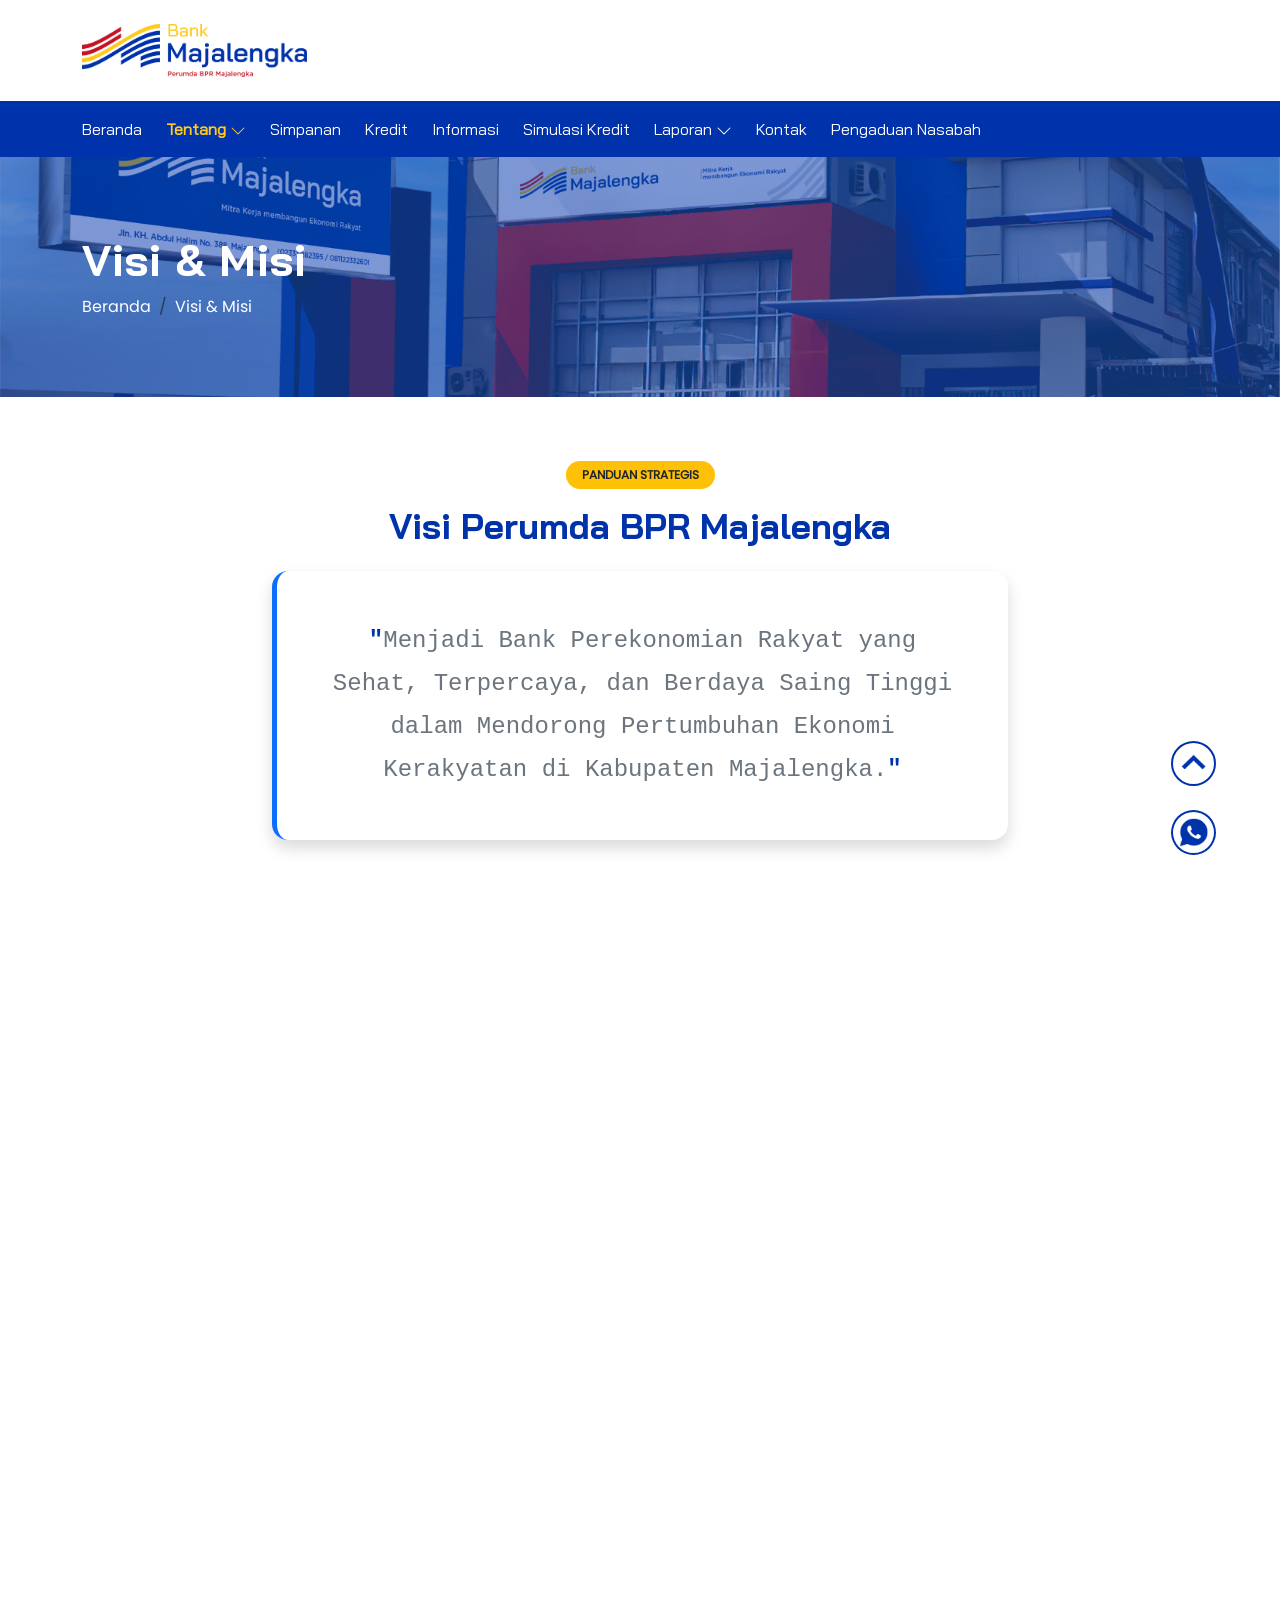
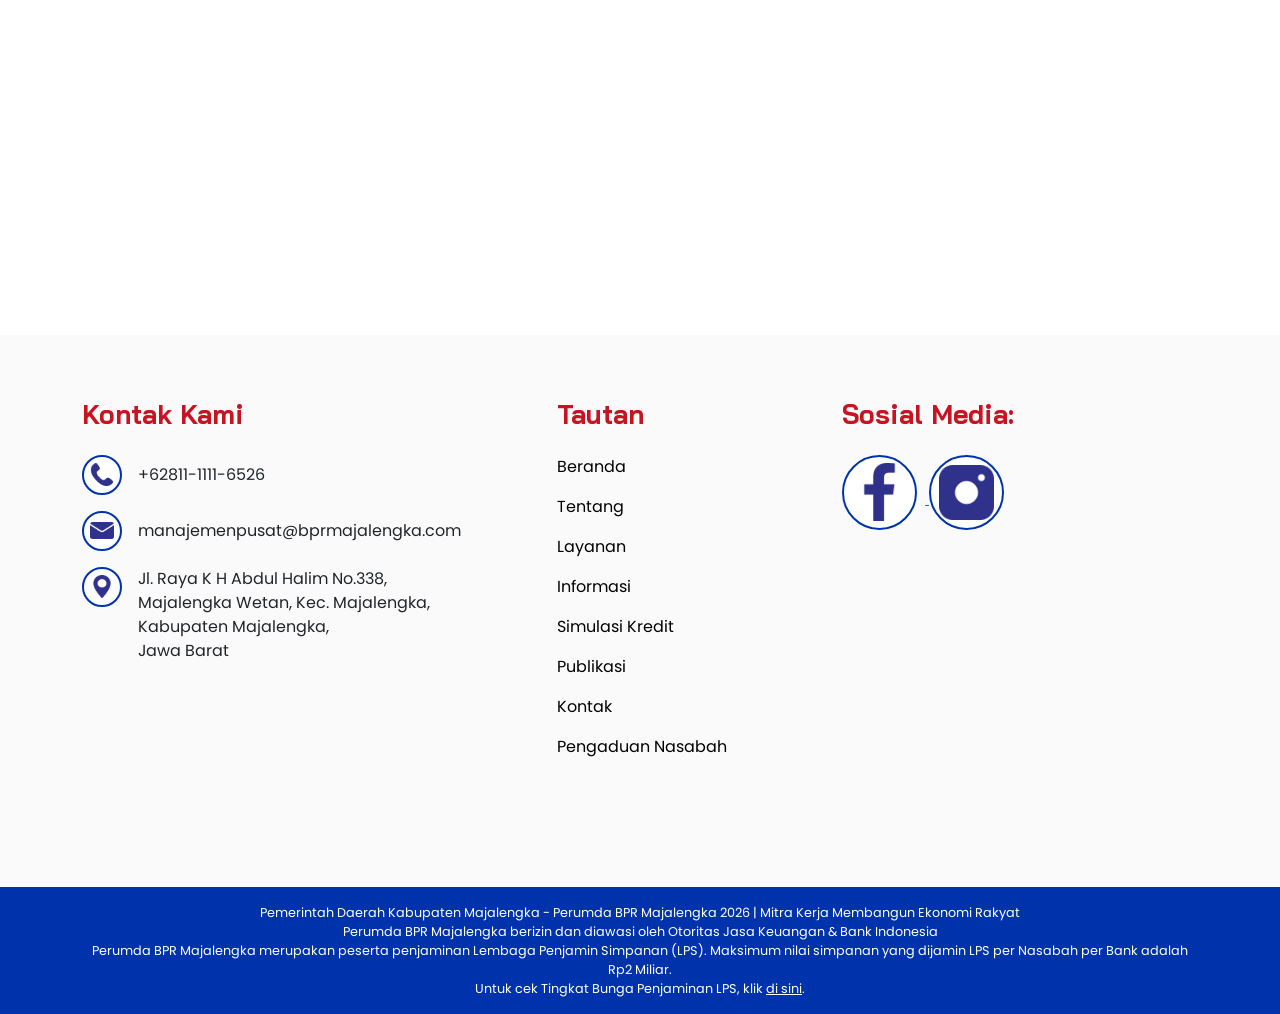
<file: pages/tentang/visi-misi.html>
<!doctype html>
<html lang="id">
<head>
    <!-- Required meta tags -->
    <meta charset="utf-8">
    <meta name="viewport" content="width=device-width, initial-scale=1, shrink-to-fit=no">

    <link rel="icon" type="image/x-icon" href="../../favicon.ico">

    <!-- Bootstrap CSS -->
    <link rel="stylesheet" href="../../assets/css/bootstrap.min.css">

    <!-- Import custom stylesheet -->
    <link rel="stylesheet" href="../../assets/css/website.css">

    <!-- Import AOS -->
    <link rel="stylesheet" href="../../assets/css/aos.css">

    <!-- Slick CSS -->
    <link rel="stylesheet" type="text/css" href="../../assets/css/slick.css">
    <link rel="stylesheet" type="text/css" href="../../assets/css/slick-theme.css">

    <title>Visi & Misi - Bank Majalengka</title>
</head>
<body>
    <div id="app">
        <!-- Topbar Container -->
        <div class="container" id="top">
            <div class="row py-4">
                <div class="col-6">
                    <a href="../../index.html">
                        <img class="logo-bank" src="../../assets/img/Logo-Bank-Majalengka.png" alt="logo-bank-majalengka.png">
                    </a>
                </div>
            </div>
        </div>

        <!-- Main Navigation Bar -->
        <div class="bg-blue">
            <nav class="container navbar navbar-expand-lg navbar-expand-md">
                <div class="container-fluid">
                    <div class="hidden-md text-white">
                        <p class="menu-title-hidden mb-0">Beranda</p>
                        <p class="menu-title-hidden mb-0">Sejarah</p>
                        <p class="menu-title-hidden mb-0 menu-title-show">Visi & Misi</p>
                        <p class="menu-title-hidden mb-0">Dewan Direktur</p>
                        <p class="menu-title-hidden mb-0">Logo & Arti Logo</p>
                        <p class="menu-title-hidden mb-0">Simpanan</p>
                        <p class="menu-title-hidden mb-0">Kredit</p>
                        <p class="menu-title-hidden mb-0">Informasi</p>
                        <p class="menu-title-hidden mb-0">Simulasi Kredit</p>
                        <p class="menu-title-hidden mb-0">Laporan Publikasi</p>
                        <p class="menu-title-hidden mb-0">Laporan Tahunan</p>
                        <p class="menu-title-hidden mb-0">Laporan Tata Kelola</p>
                        <p class="menu-title-hidden mb-0">Kontak</p>
                        <p class="menu-title-hidden mb-0">Pengaduan Nasabah</p>
                    </div>
                    <button class="navbar-toggler btn-hamburg ms-auto" type="button" data-bs-toggle="collapse" data-bs-target="#navbarNav" aria-controls="navbarNav"
                        aria-expanded="false" aria-label="Toggle navigation">
                        <svg xmlns="http://www.w3.org/2000/svg" width="20" height="20" fill="white" class="bi bi-grid-3x3-gap-fill align-top"
                            viewBox="0 0 16 16">
                            <path
                                d="M1 2a1 1 0 0 1 1-1h2a1 1 0 0 1 1 1v2a1 1 0 0 1-1 1H2a1 1 0 0 1-1-1V2zm5 0a1 1 0 0 1 1-1h2a1 1 0 0 1 1 1v2a1 1 0 0 1-1 1H7a1 1 0 0 1-1-1V2zm5 0a1 1 0 0 1 1-1h2a1 1 0 0 1 1 1v2a1 1 0 0 1-1 1h-2a1 1 0 0 1-1-1V2zM1 7a1 1 0 0 1 1-1h2a1 1 0 0 1 1 1v2a1 1 0 0 1-1 1H2a1 1 0 0 1-1-1V7zm5 0a1 1 0 0 1 1-1h2a1 1 0 0 1 1 1v2a1 1 0 0 1-1 1H7a1 1 0 0 1-1-1V7zm5 0a1 1 0 0 1 1-1h2a1 1 0 0 1 1 1v2a1 1 0 0 1-1 1h-2a1 1 0 0 1-1-1V7zM1 12a1 1 0 0 1 1-1h2a1 1 0 0 1 1 1v2a1 1 0 0 1-1 1H2a1 1 0 0 1-1-1v-2zm5 0a1 1 0 0 1 1-1h2a1 1 0 0 1 1 1v2a1 1 0 0 1-1 1H7a1 1 0 0 1-1-1v-2zm5 0a1 1 0 0 1 1-1h2a1 1 0 0 1 1 1v2a1 1 0 0 1-1 1h-2a1 1 0 0 1-1-1v-2z" />
                        </svg>
                    </button>
                    <div class="collapse navbar-collapse align-items-center" id="navbarNav">
                        <ul class="navbar-nav">
                            <li class="nav-item d-md-none d-lg-block">
                                <a class="nav-link ps-0 pe-4 pe-md-3 pe-lg-4 menu" href="../../index.html">Beranda</a>
                            </li>
                            <li class="nav-item dropdown">
                                <button class="btn btn-link py-2 ps-0 pe-4 pe-md-3 pe-lg-4 menu m-0 menu-active" type="button" data-bs-toggle="dropdown" aria-expanded="false">
                                    Tentang
                                    <svg xmlns="http://www.w3.org/2000/svg" width="16" height="16" fill="currentColor" class="bi bi-chevron-down fw-bold"
                                        viewBox="0 0 16 16">
                                        <path fill-rule="evenodd"
                                            d="M1.646 4.646a.5.5 0 0 1 .708 0L8 10.293l5.646-5.647a.5.5 0 0 1 .708.708l-6 6a.5.5 0 0 1-.708 0l-6-6a.5.5 0 0 1 0-.708z" />
                                    </svg>
                                </button>
                                <ul class="dropdown-menu bg-blue dropdown-bpr">
                                    <li><a class="menu p-3" href="sejarah.html">Sejarah</a>
                                        <hr class="mx-3 my-2 border-white" style="opacity: 0.75;">
                                    </li>
                                    <li><a class="menu p-3 menu-active" href="visi-misi.html">Visi & Misi</a>
                                        <hr class="mx-3 my-2 border-white" style="opacity: 0.75;">
                                    </li>
                                    <li><a class="menu p-3" href="dewan-direktur.html">Dewan Direktur</a>
                                        <hr class="mx-3 my-2 border-white" style="opacity: 0.75;">
                                    </li>
                                    <li><a class="menu p-3" href="arti-logo.html">Logo & Arti Logo</a></li>
                                </ul>
                            </li>
                            <li class="nav-item">
                                <a class="nav-link ps-0 pe-4 pe-md-3 pe-lg-4 menu" href="../simpanan.html">Simpanan</a>
                            </li>
                            <li class="nav-item">
                                <a class="nav-link ps-0 pe-4 pe-md-3 pe-lg-4 menu" href="../kredit.html">Kredit</a>
                            </li>
                            <li class="nav-item">
                                <a class="nav-link ps-0 pe-4 pe-md-3 pe-lg-4 menu" href="../informasi.html">Informasi</a>
                            </li>
                            <li class="nav-item">
                                <a class="nav-link ps-0 pe-4 pe-md-3 pe-lg-4 menu" href="../simulasi-kredit.html">Simulasi Kredit</a>
                            </li>
                            <li class="nav-item dropdown">
                                <button class="btn btn-link py-2 ps-0 pe-4 pe-md-3 pe-lg-4 menu m-0" type="button" data-bs-toggle="dropdown" aria-expanded="false">
                                    Laporan
                                    <svg xmlns="http://www.w3.org/2000/svg" width="16" height="16" fill="currentColor" class="bi bi-chevron-down fw-bold"
                                        viewBox="0 0 16 16">
                                        <path fill-rule="evenodd"
                                            d="M1.646 4.646a.5.5 0 0 1 .708 0L8 10.293l5.646-5.647a.5.5 0 0 1 .708.708l-6 6a.5.5 0 0 1-.708 0l-6-6a.5.5 0 0 1 0-.708z" />
                                    </svg>
                                </button>
                                <ul class="dropdown-menu bg-blue dropdown-bpr" style="--bs-dropdown-min-width: 12rem;">
                                    <li><a class="menu p-3" href="../../index.html#laporan-publikasi">Laporan Publikasi</a>
                                        <hr class="mx-3 my-2 border-white" style="opacity: 0.75;">
                                    </li>
                                    <li><a class="menu p-3" href="../../index.html#laporan-tahunan">Laporan Tahunan</a>
                                        <hr class="mx-3 my-2 border-white" style="opacity: 0.75;">
                                    </li>
                                    <li><a class="menu p-3" href="../../index.html#laporan-tata-kelola">Laporan Tata Kelola</a>
                                        <hr class="mx-3 my-2 border-white" style="opacity: 0.75;">
                                    </li>
                                    <li><a class="menu p-3" href="../../index.html#piagam-audit-internal">Piagam Audit Internal</a>
                                        <hr class="mx-3 my-2 border-white" style="opacity: 0.75;">
                                    </li>
                                    <li><a class="menu p-3" href="../../index.html#rakb">Laporan RAKB</a></li>
                                </ul>
                            </li>
                            <li class="nav-item">
                                <a class="nav-link ps-0 pe-4 pe-md-3 pe-lg-4 menu" href="../kontak.html">Kontak</a>
                            </li>
                            <li class="nav-item">
                                <a class="nav-link ps-0 pe-4 pe-md-3 pe-lg-4 menu" href="../pengaduan-nasabah.html">Pengaduan Nasabah</a>
                            </li>
                        </ul>
                    </div>
                </div>
            </nav>
        </div>

        <!-- Banner Header -->
        <div class="header-main">
            <div class="overlay-header d-flex align-items-center">
                <div class="container text-white">
                    <h1 class="fw-bold mb-2">Visi & Misi</h1>
                    <nav aria-label="breadcrumb">
                        <ol class="breadcrumb mb-0">
                            <li class="breadcrumb-item"><a href="../../index.html" class="link-white">Beranda</a></li>
                            <li class="breadcrumb-item active text-white" aria-current="page">Visi & Misi</li>
                        </ol>
                    </nav>
                </div>
            </div>
        </div>

        <main id="main">
            <div class="container py-5 my-3">
                <!-- Visi Section -->
                <div class="row mb-5" data-aos="fade-up">
                    <div class="col-12 col-lg-8 mx-auto text-center">
                        <span class="badge bg-warning text-dark px-3 py-2 rounded-pill fw-bold mb-3">PANDUAN STRATEGIS</span>
                        <h2 class="color-blue fw-bold mb-4">Visi Perumda BPR Majalengka</h2>
                        <div class="card border-0 shadow p-4 p-md-5 bg-white rounded-4 border-start border-5 border-primary">
                            <blockquote class="blockquote mb-0 fs-4 text-secondary font-monospace" style="line-height: 1.8;">
                                <span class="color-blue fw-bold">"</span>Menjadi Bank Perekonomian Rakyat yang Sehat, Terpercaya, dan Berdaya Saing Tinggi dalam Mendorong Pertumbuhan Ekonomi Kerakyatan di Kabupaten Majalengka.<span class="color-blue fw-bold">"</span>
                            </blockquote>
                        </div>
                    </div>
                </div>

                <!-- Misi Section -->
                <div class="row pt-4" data-aos="fade-up" data-aos-delay="100">
                    <div class="col-12 text-center mb-5">
                        <h2 class="color-red fw-bold">Misi Perumda BPR Majalengka</h2>
                        <p class="text-muted">Langkah nyata mewujudkan komitmen pelayanan prima dan inklusif</p>
                    </div>

                    <div class="col-12 col-md-6 col-lg-4 mb-4" data-aos="fade-up" data-aos-delay="150">
                        <div class="card h-100 border-0 shadow-sm p-4 rounded-4">
                            <div class="d-flex align-items-center mb-3">
                                <span class="dots-blue"></span>
                                <h5 class="fw-bold color-blue mb-0">Pemberdayaan UMKM</h5>
                            </div>
                            <p class="text-secondary small lh-base">
                                Memberikan solusi pembiayaan yang mudah, cepat, dan terjangkau untuk menumbuhkembangkan usaha mikro, kecil, dan menengah sebagai tulang punggung ekonomi rakyat.
                            </p>
                        </div>
                    </div>

                    <div class="col-12 col-md-6 col-lg-4 mb-4" data-aos="fade-up" data-aos-delay="200">
                        <div class="card h-100 border-0 shadow-sm p-4 rounded-4">
                            <div class="d-flex align-items-center mb-3">
                                <span class="dots-blue"></span>
                                <h5 class="fw-bold color-blue mb-0">Budaya Menabung</h5>
                            </div>
                            <p class="text-secondary small lh-base">
                                Menghadirkan produk simpanan yang menguntungkan, aman, dan dijamin LPS guna menumbuhkan kesadaran investasi dan kemandirian finansial masyarakat.
                            </p>
                        </div>
                    </div>

                    <div class="col-12 col-md-6 col-lg-4 mb-4" data-aos="fade-up" data-aos-delay="250">
                        <div class="card h-100 border-0 shadow-sm p-4 rounded-4">
                            <div class="d-flex align-items-center mb-3">
                                <span class="dots-blue"></span>
                                <h5 class="fw-bold color-blue mb-0">Tata Kelola Profesional</h5>
                            </div>
                            <p class="text-secondary small lh-base">
                                Menerapkan prinsip Tata Kelola Perusahaan yang Baik (Good Corporate Governance) dan manajemen risiko terukur demi menjaga kepercayaan nasabah.
                            </p>
                        </div>
                    </div>

                    <div class="col-12 col-md-6 col-lg-4 mb-4" data-aos="fade-up" data-aos-delay="300">
                        <div class="card h-100 border-0 shadow-sm p-4 rounded-4">
                            <div class="d-flex align-items-center mb-3">
                                <span class="dots-blue"></span>
                                <h5 class="fw-bold color-blue mb-0">SDM Berkualitas</h5>
                            </div>
                            <p class="text-secondary small lh-base">
                                Mengembangkan kompetensi, integritas, dan profesionalisme sumber daya manusia yang berorientasi pada kepuasan nasabah serta kemajuan bersama.
                            </p>
                        </div>
                    </div>

                    <div class="col-12 col-md-6 col-lg-4 mb-4" data-aos="fade-up" data-aos-delay="350">
                        <div class="card h-100 border-0 shadow-sm p-4 rounded-4">
                            <div class="d-flex align-items-center mb-3">
                                <span class="dots-blue"></span>
                                <h5 class="fw-bold color-blue mb-0">Inovasi Layanan</h5>
                            </div>
                            <p class="text-secondary small lh-base">
                                Mengadopsi teknologi dan sistem operasional modern untuk mempercepat transaksi dan memperluas jangkauan layanan perbankan hingga pelosok desa.
                            </p>
                        </div>
                    </div>

                    <div class="col-12 col-md-6 col-lg-4 mb-4" data-aos="fade-up" data-aos-delay="400">
                        <div class="card h-100 border-0 shadow-sm p-4 rounded-4">
                            <div class="d-flex align-items-center mb-3">
                                <span class="dots-blue"></span>
                                <h5 class="fw-bold color-blue mb-0">Kontribusi PAD</h5>
                            </div>
                            <p class="text-secondary small lh-base">
                                Memberikan kontribusi optimal bagi Pendapatan Asli Daerah (PAD) Kabupaten Majalengka guna menopang pembangunan daerah berkelanjutan.
                            </p>
                        </div>
                    </div>
                </div>

                <!-- Nilai Budaya Perusahaan -->
                <div class="row mt-5 pt-3" data-aos="fade-up">
                    <div class="col-12">
                        <div class="bg-blue text-white p-5 rounded-4 shadow">
                            <h3 class="fw-bold mb-3 text-warning">Tata Nilai Perusahaan</h3>
                            <p class="mb-4">Perumda BPR Majalengka menjunjung tinggi integritas, loyalitas, profesionalisme, dan komitmen pelayanan prima kepada setiap nasabah:</p>
                            <div class="row text-center g-3">
                                <div class="col-6 col-md-3">
                                    <div class="p-3 bg-white bg-opacity-10 rounded-3">
                                        <h5 class="fw-bold mb-1">Integritas</h5>
                                        <small class="text-light">Jujur & Transparan</small>
                                    </div>
                                </div>
                                <div class="col-6 col-md-3">
                                    <div class="p-3 bg-white bg-opacity-10 rounded-3">
                                        <h5 class="fw-bold mb-1">Profesional</h5>
                                        <small class="text-light">Kompeten & Handal</small>
                                    </div>
                                </div>
                                <div class="col-6 col-md-3">
                                    <div class="p-3 bg-white bg-opacity-10 rounded-3">
                                        <h5 class="fw-bold mb-1">Pelayanan</h5>
                                        <small class="text-light">Ramah & Cepat</small>
                                    </div>
                                </div>
                                <div class="col-6 col-md-3">
                                    <div class="p-3 bg-white bg-opacity-10 rounded-3">
                                        <h5 class="fw-bold mb-1">Sinergi</h5>
                                        <small class="text-light">Gotong Royong</small>
                                    </div>
                                </div>
                            </div>
                        </div>
                    </div>
                </div>
            </div>
        </main>

        <!-- Floating Buttons: Back to top and WhatsApp -->
        <div class="floating-btn">
            <a class="mb-3" href="#" id="btn-back-to-top" rel="noreferrer noopener" aria-label="Kembali ke atas">
                <img class="icon-circle" src="../../assets/img/chevron-top.png" alt="chevron-top.png" width="45">
            </a>
            <br>
            <br>
            <a class="mb-3" href="https://wa.me/6281122332600" target="_blank" rel="noreferrer noopener" aria-label="Hubungi WhatsApp">
                <img class="icon-circle" src="../../assets/img/whatsapp.png" alt="whatsapp.png" width="45">
            </a>
        </div>

        <!-- Footer Area -->
        <div class="bg-footer py-5">
            <div class="container py-3">
                <div class="row">
                    <div class="col-12 col-md-8 col-lg-5 mb-5">
                        <h4 class="mb-4 color-red">Kontak Kami</h4>
                        <div class="d-flex align-items-center mb-3">
                            <img class="icon-circle me-3" width="40" src="../../assets/img/phone-receiver-silhouette.png" alt="phone.png">
                            +62811-1111-6526
                        </div>
                        <div class="d-flex align-items-center mb-3">
                            <img class="icon-circle me-3" width="40" src="../../assets/img/email.png" alt="email.png">
                            <span class="text-break">manajemenpusat@bprmajalengka.com</span>
                        </div>
                        <div class="d-flex mb-3">
                            <img class="icon-circle me-3" width="40" src="../../assets/img/maps-and-flags.png" alt="map.png">
                            Jl. Raya K H Abdul Halim No.338,<br> Majalengka Wetan, Kec. Majalengka,<br> Kabupaten Majalengka,<br> Jawa Barat
                        </div>
                    </div>
                    <div class="col-12 col-md-4 col-lg-3 mb-5">
                        <h4 class="mb-4 color-red">Tautan</h4>
                        <a class="menu-footer mb-3" href="../../index.html">Beranda</a>
                        <a class="menu-footer mb-3" href="sejarah.html">Tentang</a>
                        <a class="menu-footer mb-3" href="../simpanan.html">Layanan</a>
                        <a class="menu-footer mb-3" href="../informasi.html">Informasi</a>
                        <a class="menu-footer mb-3" href="../simulasi-kredit.html">Simulasi Kredit</a>
                        <a class="menu-footer mb-3" href="../../index.html#laporan-publikasi">Publikasi</a>
                        <a class="menu-footer mb-3" href="../kontak.html">Kontak</a>
                        <a class="menu-footer mb-3" href="../pengaduan-nasabah.html">Pengaduan Nasabah</a>
                    </div>
                    <div class="col-12 col-md-6 col-lg-4 mb-5">
                        <h4 class="mb-4 color-red">Sosial Media:</h4>
                        <a href="https://www.facebook.com/bank.majalengka?mibextid=ZbWKwL" target="_blank" rel="noreferrer noopener" aria-label="Facebook Bank Majalengka">
                            <img class="logo-footer icon-circle me-2" src="../../assets/img/facebook-app-symbol.png" alt="facebook.png" width="20">
                        </a>
                        <a href="https://instagram.com/bankmajalengka?igshid=MzNlNGNkZWQ4Mg==" target="_blank" rel="noreferrer noopener" aria-label="Instagram Bank Majalengka">
                            <img class="logo-footer icon-circle p-2 me-2" src="../../assets/img/instagram.png" alt="instagram.png" width="20">
                        </a>
                    </div>
                </div>
            </div>
        </div>
        <div class="bg-blue">
            <div class="container text-center text-white py-3 font-copyright">
                Pemerintah Daerah Kabupaten Majalengka - Perumda BPR Majalengka <span id="copyright">2026</span> | Mitra Kerja Membangun Ekonomi Rakyat<br>
                Perumda BPR Majalengka berizin dan diawasi oleh Otoritas Jasa Keuangan &amp; Bank Indonesia <br>
                Perumda BPR Majalengka merupakan peserta penjaminan Lembaga Penjamin Simpanan (LPS). Maksimum nilai simpanan yang dijamin LPS per Nasabah per Bank adalah Rp2 Miliar. <br>
                Untuk cek Tingkat Bunga Penjaminan LPS, klik <a class="text-white" href="../informasi.html" target="_blank" rel="noreferrer noopener">di sini</a>.<br>
            </div>
        </div>
    </div>

    <!-- Scripts: jQuery, Popper/Bootstrap bundle, Slick, AOS, Main -->
    <script src="../../assets/js/jquery-3.7.0.min.js"></script>
    <script src="../../assets/js/bootstrap.bundle.min.js"></script>
    <script src="../../assets/js/slick.min.js"></script>
    <script src="../../assets/js/aos.js"></script>
    <script src="../../assets/js/fslightbox.js"></script>
    <script src="../../assets/js/main.js"></script>
</body>
</html>
</file>
<file: assets/css/website.css>
@font-face {
    font-family: 'Bai-Jamjuree-Bold';
    src: url('../fonts/Bai Jamjuree Bold 700.ttf');
}
@font-face {
    font-family: 'Bai-Jamjuree-SemiBold';
    src: url('../fonts/Bai Jamjuree SemiBold 600.ttf');
}
@font-face {
    font-family: 'Bai-Jamjuree-Regular';
    src: url('../fonts/Bai Jamjuree Regular 400.ttf');
}
@font-face {
    font-family: 'Poppins-Regular';
    src: url('../fonts/Poppins-Regular.otf');
}
@font-face {
    font-family: 'Poppins-bold';
    src: url('../fonts/Poppins-Bold.otf');
}


.carousel-menu > .slick-list > .slick-track {
    display:flex!important;
}
.carousel-menu > .slick-list > .slick-track > .slick-slide {
    height:inherit!important;
    object-fit:cover!important;
}
b{
    font-family: 'Poppins-bold', sans-serif;
}
  
:root {
    font-family: 'Poppins-Regular', sans-serif;
    font-size: 1rem;
}
body{
    font-family: 'Poppins-Regular', sans-serif;
}
.h1, h1 {
    font-size: calc(1.5125rem + 1.5vw);
}
.h2, h2 {
    font-size: calc(1.4575rem + .9vw);
}
.h3, h3 {
    font-size: calc(1.43rem + .6vw);
}
.h4, h4 {
    font-size: calc(1.4025rem + .3vw);
}
.h5, h5 {
    font-size: 1.375rem;
}
.h6, h6 {
    font-size: 1.1rem;
}
@media (min-width: 1200px){
    .h1, h1 {
        font-size: 2.75rem;
    }
    .h2, h2 {
        font-size: 2.2rem;
    }
    .h3, h3 {
        font-size: 1.925rem;
    }
    .h4, h4 {
        font-size: 1.65rem;
    }
    
}


h1, h2, h3, h4, h5, h6{
    font-family: 'Bai-Jamjuree-Bold', sans-serif;
}
.logo-bank{
    max-width: 225px;
    width: 100%;
}
.logo{
    width: auto;
    max-height: 50px;
}
.bg-blue{
    background-color: #0033AB;
}
.menu{
    font-family: 'Bai-Jamjuree-Regular', sans-serif;
    color: white;
    text-decoration: none;
}
.menu-footer{
    font-family: 'Poppins-Regular', sans-serif;
    color: black;
    display: block;
    text-decoration: none;
}
.menu:hover,
.menu:active,
.menu:focus,
.menu.show {
    color:#FFCA1C!important;
}
.menu-footer:hover,
.menu-footer:active,
.menu-footer:focus,
.menu-footer.show {
    color:#0033AB!important;
}
.dropdown-bpr{
    border: none!important;
}
.navbar-toggler {
    border:none;
}
.menu-active{
    font-weight: bold;
    color:#FFCA1C;
}
.menu-title-hidden{
    display: none;
}
.menu-title-show{
    display: block!important;
}
.btn-hamburg:focus{
    box-shadow: none;
}
.bg-footer{
    background-color: #fafafa;
}
.icon-circle{
    background-color: white;
    border: #0033AB solid 2px;
    border-radius: 50%;
    padding: 0.4rem;
    height: 100%;
    overflow: visible;
}
.share-button{
    border:none;
    background: transparent;
}
.share-button:focus-visible{
    outline: none;
}
.btn-link{
    border:none;
}
.floating-btn{
    position: fixed;
    right: 5%;
    bottom: 5%;
}
.color-red{
    color:#C51422;
}
.color-blue{
    color:#0033AB;
}
.color-gray{
    color: gray;
}
.logo-footer{
    width: auto;
    max-height: 75px;
    margin-bottom: 1rem;
}
.btn-red{
    color: #fafafa;
    background-color:#C51422;
    border:none;
    padding-left: 2.25rem;
    padding-right: 2.25rem;
    padding-top: 0.6rem;
    padding-bottom: 0.6rem;
}
.btn-red:hover,
.btn-red:active{
    color: #fafafa!important;
    background-color:#9d0f1b!important;
    border:none!important;
}
.btn-blue{
    color: #fafafa;
    background-color:#0033AB;
    border:none;
    padding-left: 2.25rem;
    padding-right: 2.25rem;
    padding-top: 0.6rem;
    padding-bottom: 0.6rem;
}
.btn-blue:hover,
.btn-blue:active{
    color: #fafafa!important;
    background-color:#012989!important;
    border:none!important;
}
.main-img{
    margin-left: 3rem;
    margin-right: -7rem;
}
.support-main-img{
    width: min-content;
    z-index: -1;
    padding: 55% 55% 0 0;
    margin-top: -55%;
    margin-left: -10%;
    align-self:bottom;
}
.link-gray{
    color: gray;
    text-decoration: none;
}
.link-gray:hover{
    color: blue;
}
.link-black{
    color: black;
    text-decoration: none;
}
.link-black:hover{
    color: black;
}
.link-blue{
    color: #0033AB;
    text-decoration: none;
}
.link-black:hover{
    color: #012989;
}
.link-white{
    color: white;
    text-decoration: none;
}
.link-white:hover{
    color: white;
}
.main-img-1{
    margin-left: -5rem;
}
.support-main-img-1{
    left: -5rem;
    top: -5rem;
    position: absolute;
    width: min-content;
    z-index: -1;
    padding:  250px 250px 0 0;
}
.bg-red{
    background-color:#9d0f1b;
}
.bg-yellow{
    background-color:#FFCA1C;
}
.main-img-2{
}
.support-main-img-2{
    right: -5rem;
    top: -5rem;
    position: absolute;
    width: min-content;
    z-index: -1;
    padding:  250px 250px 0 0;
}
.header-main{
    background-image: url('../img/Kantor-min.png');
    background-position: center center;
    background-repeat: no-repeat;
    background-size: cover;
}
.overlay-header{
    background-color: #0033ab80;
    max-height: 300px;
    height: 15rem
}
.font-copyright{
    font-size: 0.8rem;
}
.dots-blue {
    content:"";
    background-color: #0033AB; 
    padding-right: 1.1rem;
    padding-bottom: 1.1rem;
    margin-top: 0.2rem;
    max-height: 1.1rem;
    border-radius: 50%;
    display: inline-block;
    margin-right: 1rem; 
}
.square-color {
    content:"";
    padding-right: 2rem;
    padding-bottom: 2rem;
    max-height: 2rem;
    display: inline-block;
    margin-right: 1rem; 
}
.category-icon{
    width: 100%;
    padding: 1.5rem 1.5rem 1.5rem 1.5rem;
    box-shadow: 0px 0px 20px 5px rgba(0,0,0,0.05);
    -webkit-box-shadow: 0px 0px 20px 5px rgba(0,0,0,0.05);
    -moz-box-shadow: 0px 0px 20px 5px rgba(0,0,0,0.05);
}
.category-img{
    width: 100%;
    max-width: 300px;
    max-height: 300px;
    padding: 1.5rem 1.5rem 1.5rem 1.5rem;
    box-shadow: 0px 0px 20px 5px rgba(0,0,0,0.05);
    -webkit-box-shadow: 0px 0px 20px 5px rgba(0,0,0,0.05);
    -moz-box-shadow: 0px 0px 20px 5px rgba(0,0,0,0.05);
}
.kredit-img{
    box-shadow: 0px 0px 20px 5px rgba(0,0,0,0.05);
    -webkit-box-shadow: 0px 0px 20px 5px rgba(0,0,0,0.05);
    -moz-box-shadow: 0px 0px 20px 5px rgba(0,0,0,0.05);
}
.support-main-img-3{
    right: 0;
    top: -5rem;
    position: absolute;
    width: min-content;
    z-index: -1;
    padding:  225px 225px 0 0;
}
.main-img-4{
    width: 90%;
    margin-left: -10%;
}
.support-main-img-4{
    left: -20%;
    bottom: -20%;
    position: absolute;
    width: min-content;
    z-index: -1;
    padding:  50% 50% 0 0;
}
.border-black{
    border: 1px solid black;
}
.thumbnail-news{
    width: 100%;
    height: 0;
    padding-bottom: 100%;
    background-position: center center;
    background-repeat: no-repeat;
    background-size: cover;
}
.hidden-md{
    display:none;
}
.text-limit{
    overflow: hidden;
    text-overflow: ellipsis;
}
.img-berita{
    max-width: 75%;
    width: 100%;
}
.form-check-input:checked[type=radio]{
    --bs-form-check-bg-image:none;
}
.form-check-input:checked{
    background-color:#0033AB;
    border-color:#0033AB;
}
.carousel-items{
    margin-top: 0.75rem;
    margin-bottom: 0.75rem;
    margin-right: 0.75rem;
    margin-left: 0.75rem;
}
.carousel-layanan{
    margin-right: -5rem;
}
.carousel-layanan > .slick-next{
    right: 7rem;
    background-image: url('../img/chevron-right.png')!important;
    background-position: center center!important;
    background-size: cover!important;
    background-repeat: no-repeat!important;
    height: 2rem;
    top: 38%;

}
.carousel-layanan > .slick-prev{
    background-image: url('../img/chevron-left.png')!important;
    background-position: center center!important;
    background-size: cover!important;
    background-repeat: no-repeat!important;
    height: 2rem;
    top: 38%;

}
.carousel-layanan > .slick-next::before,
.carousel-layanan > .slick-prev::before{
    
    content: "";
    
    
}
.carousel-informasi > .slick-dots > li > button:before{
    font-size: 20px;
}
.carousel-informasi > .slick-dots > li > button:focus,
.carousel-informasi > .slick-dots > li > button:hover{
    opacity: 0.25;
    color: black;
}
.carousel-informasi > .slick-dots > .slick-active > button:before{
    opacity: 1!important;
    color: white;
}
.carousel-informasi > .slick-dots > .slick-active > button:focus,
.carousel-informasi > .slick-dots > .slick-active > button:hover{
    opacity: 1!important;
    color: white;
}
.pagination > .page-item > .page-link{
    height: 2.25rem;
    width: auto;
    text-align: center;
    margin-right: 1rem;
    border-radius: 0.375rem!important;
    border: #0033AB solid 1px;
    color: #0033AB;
}
.pagination > .page-item > .page-link:hover{
    background-color: #0033AB;
    color: white;
}
.pagination > .page-item.active{
    background-color: none;
}
.pagination > .page-item.active > .page-link{
    height: 2.25rem;
    width: auto;
    background-color: #0033AB;
    color: white;
}
.pagination > .page-item > .page-link[aria-label="Next »"],
.pagination > .page-item > .page-link[aria-label="« Previous"],
.pagination > .page-item[aria-label="Next »"],
.pagination > .page-item[aria-label="« Previous"]{
    display: none!important;
}
.img-404{
    width: 50%;
}
@media (max-width: 767.98px) {
    .hidden-md{
        display:block;
    }
    .img-404{
        width: 75%;
    }
    .carousel-layanan{
        margin-right: 0rem;
    }
    .carousel-layanan > .slick-next{
        right: 0px!important;
    }
    .carousel-layanan > .slick-prev{
        left: 0px!important;
    }
    .main-img-4{
        width: 80%;
        margin-left: 0;
    }
    .support-main-img-4{
        left: -20%;
        bottom: -20%;
        position: absolute;
        width: min-content;
        z-index: -1;
        padding:  50% 50% 0 0;
    }
    .img-berita{
        max-width: 100%;
        width: 100%;
    }
    .font-copyright{
        font-size: 0.5rem;
    }
    .main-img{
        margin-left: 0rem;
    }
    .m-column-reverse{
        flex-direction: column-reverse!important;
    }
    .logo-bank{
        max-width: 125px;
        width: 100%;
    }
    .logo{
        width: auto;
        max-height: 30px;
    }
    .logo-main{
        width: auto;
        max-height: 50px;
    }
    .support-main-img-2{
        right: -3rem;
        top: -5rem;
        position: absolute;
        width: min-content;
        z-index: -1;
        padding:  200px 200px 0 0;
    }
    .overlay-header{
        max-height: 150px;
    }
}

@media (min-width: 1400px) {
    .carousel-layanan > .slick-next{
        right: -25px;
    }
    .carousel-layanan{
        margin-right: 0rem;
    }
    .main-img-1{
        margin-left: 0rem;
    }
    .support-main-img-1{
        left: 0rem;
        top: -5rem;
        position: absolute;
        width: min-content;
        z-index: -1;
        padding:  250px 250px 0 0;
    }
    .main-img-2{
        margin-right: 0rem;
    }
    .support-main-img-2{
        right: 0rem;
        top: -5rem;
        position: absolute;
        width: min-content;
        z-index: -1;
        padding:  250px 250px 0 0;
    }

}

@media (max-width: 991.98px){

    .flex-column-mobile-tab{
        flex-direction:column-reverse!important;
    }
    .carousel-layanan{
        margin-right: 0rem;
    }
    .carousel-layanan > .slick-next{
        right: -25px;
    }
}
</file>
